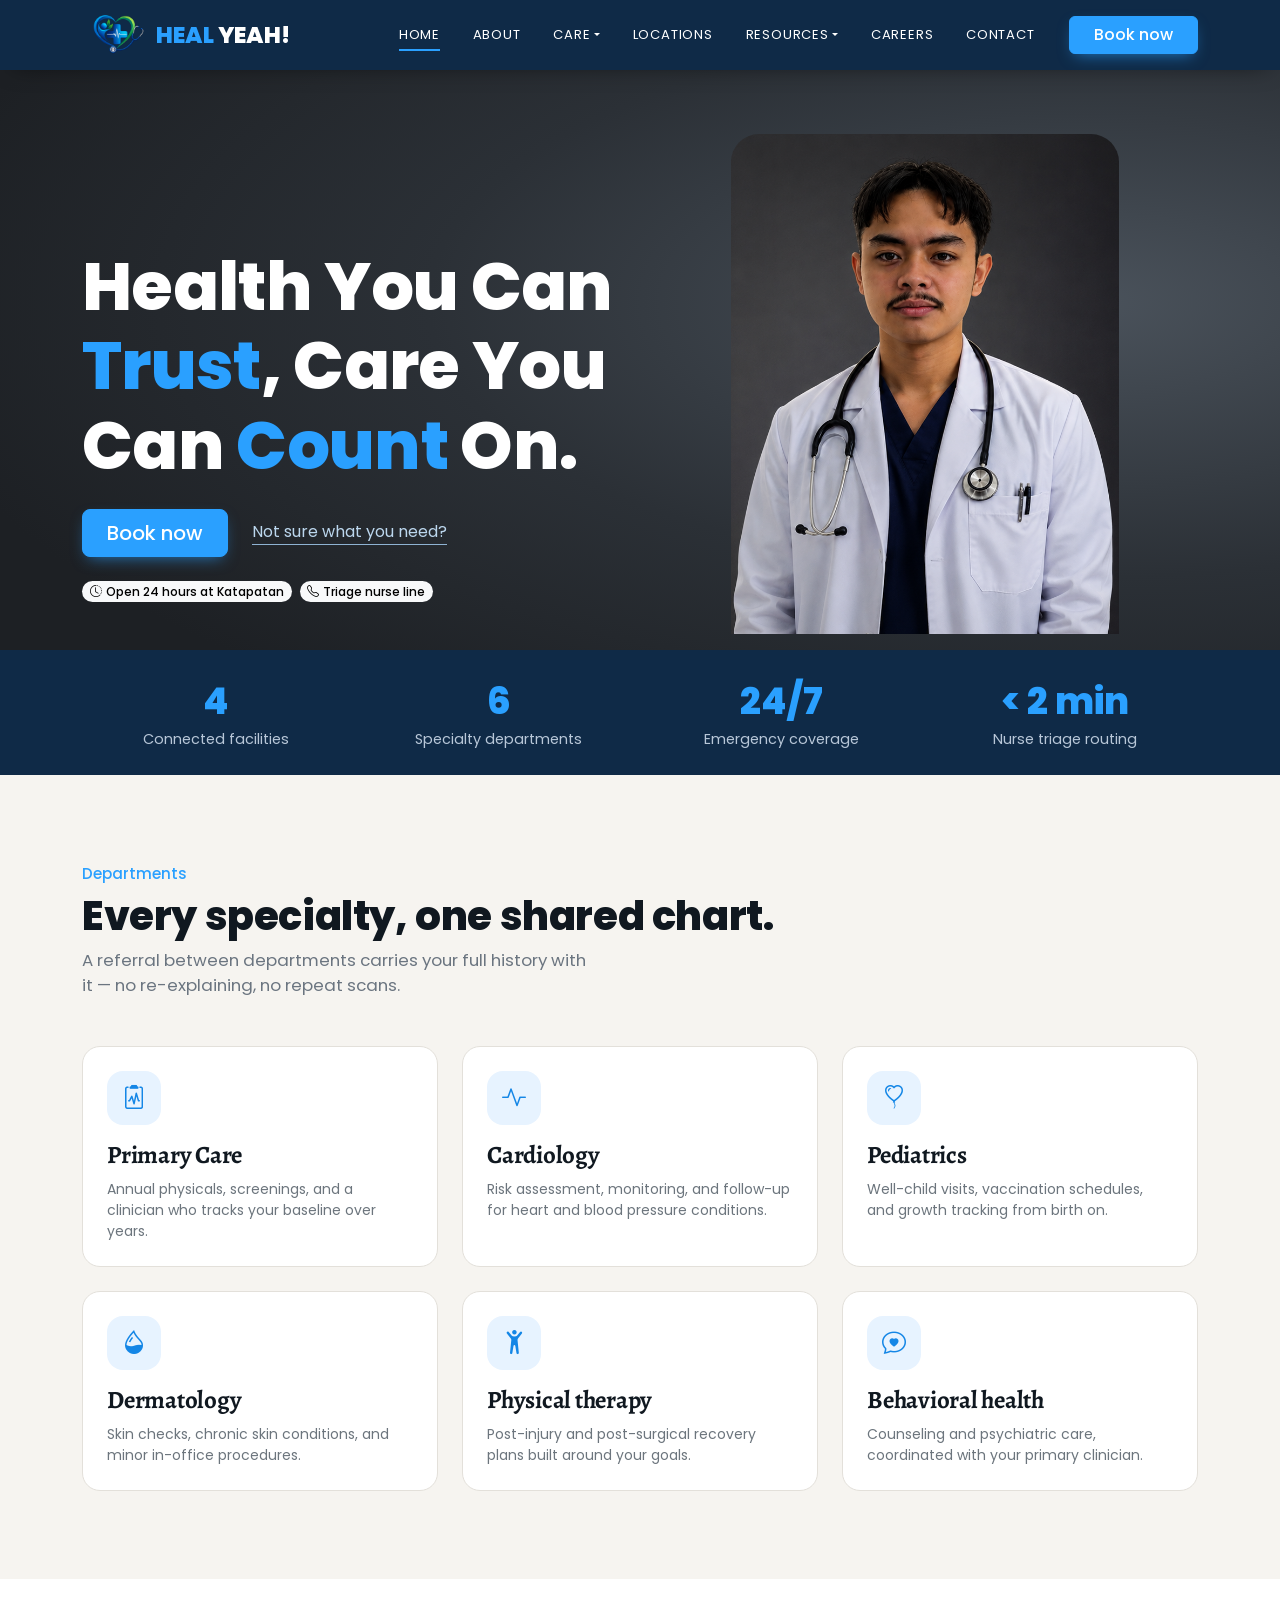
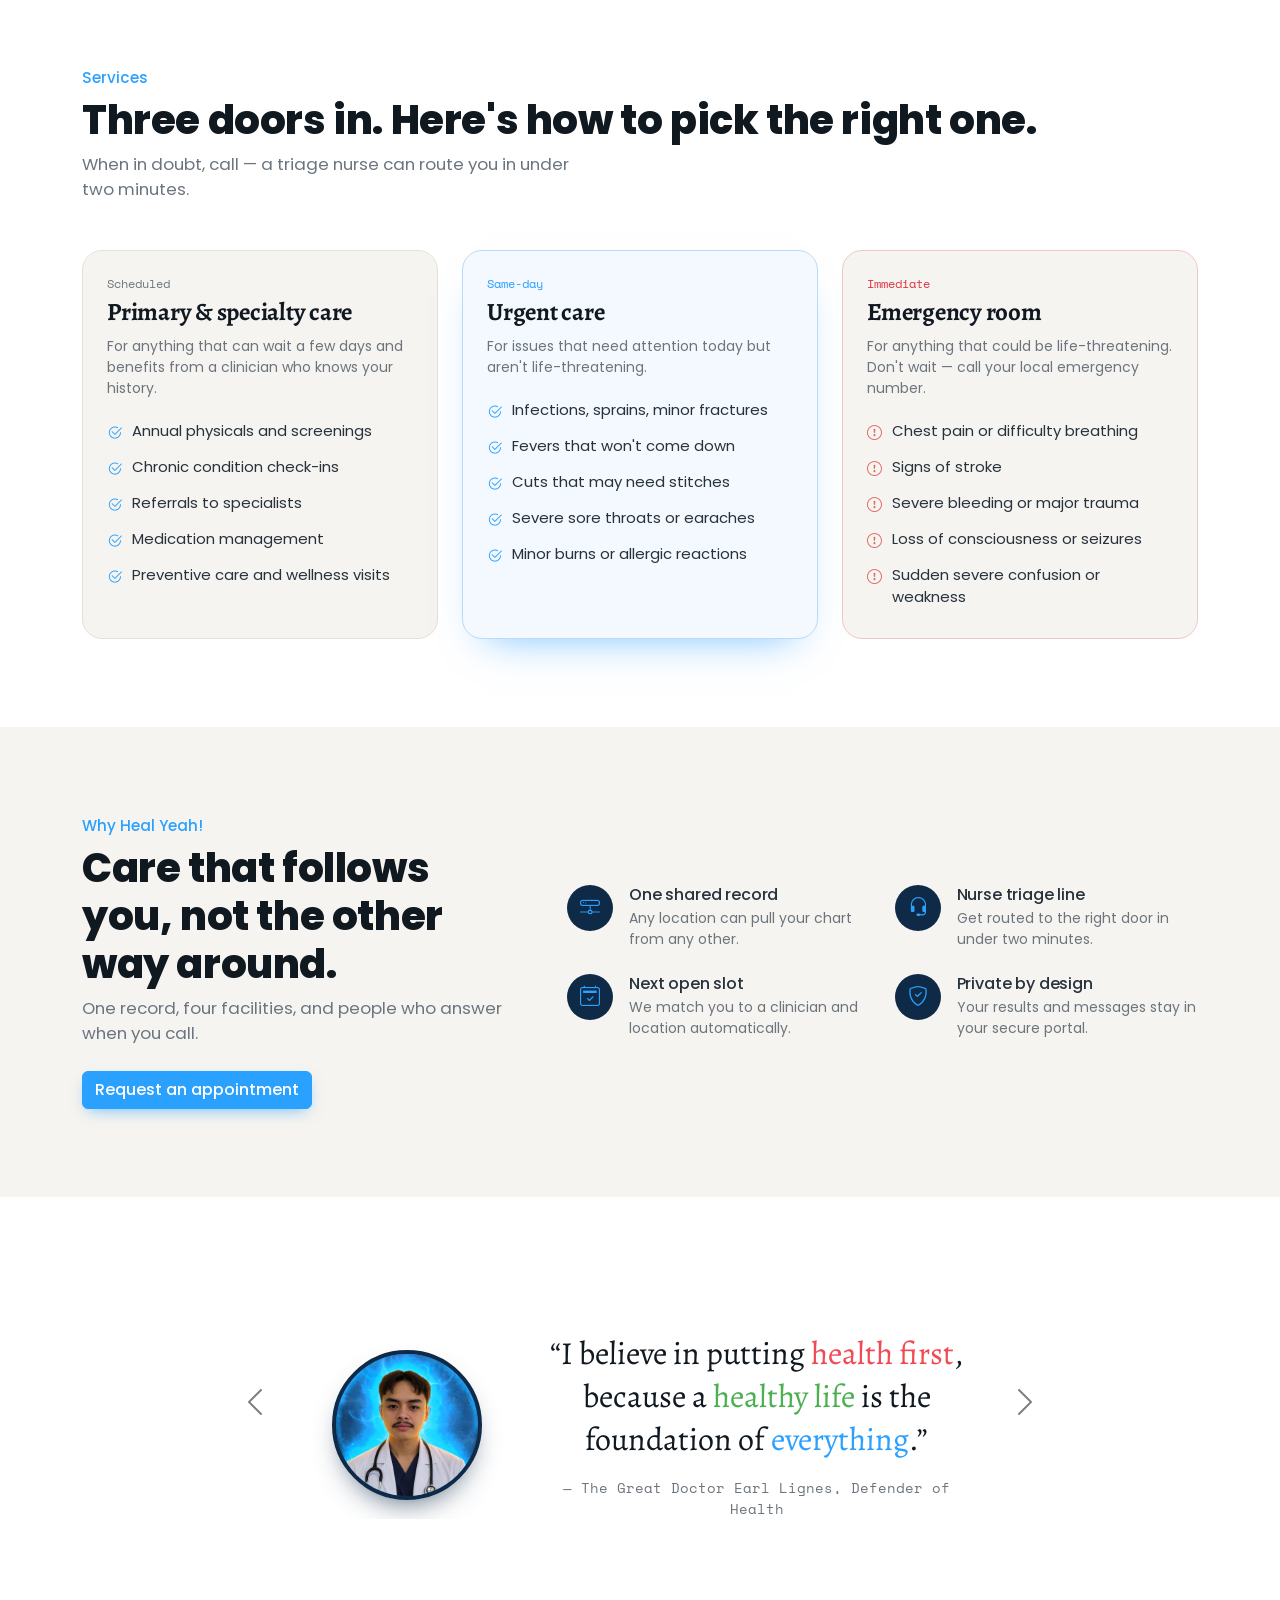
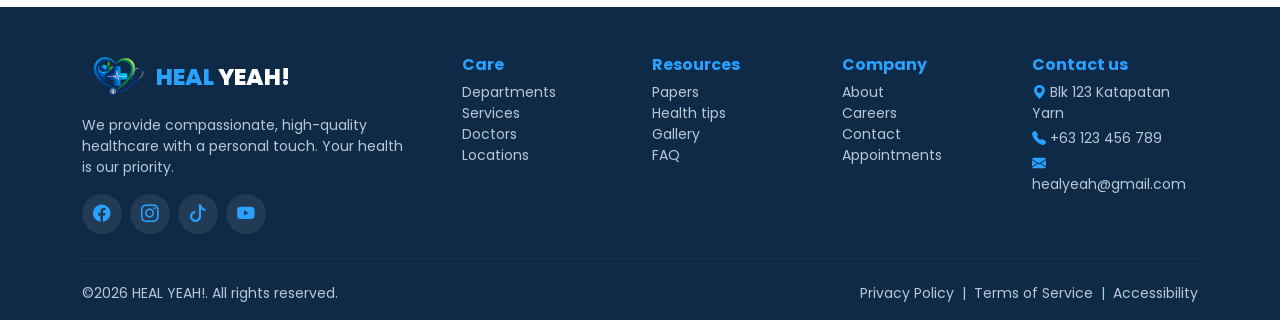
<file: index.html>
<!doctype html>
<html lang="en">
  <head>
    <meta charset="UTF-8" />
    <meta name="viewport" content="width=device-width, initial-scale=1" />
    <title>Health You Can Trust, Care You Can Count On | Heal Yeah!</title>
    <link
      href="https://cdn.jsdelivr.net/npm/bootstrap@5.3.3/dist/css/bootstrap.min.css"
      rel="stylesheet"
    />
    <link
      href="https://cdn.jsdelivr.net/npm/bootstrap-icons@1.11.3/font/bootstrap-icons.min.css"
      rel="stylesheet"
    />
    <link rel="preconnect" href="https://fonts.googleapis.com" />
    <link rel="preconnect" href="https://fonts.gstatic.com" crossorigin />
    <link
      href="https://fonts.googleapis.com/css2?family=Alegreya:wght@400;500;700&family=Poppins:wght@400;500;600;700;800&family=Space+Mono:wght@400;700&display=swap"
      rel="stylesheet"
    />
    <link href="style.css" rel="stylesheet" />
  </head>
  <body>
    <nav
      class="navbar navbar-expand-lg sticky-top py-2"
      id="mainNav"
      data-bs-theme="dark"
    >
      <div class="container">
        <a
          class="navbar-brand d-flex align-items-center gap-2"
          href="index.html"
        >
          <img src="other pictures/logo.png" alt="Heal Yeah!" height="44" />
          <span class="brand-word">HEAL <span>YEAH!</span></span>
        </a>
        <button
          class="navbar-toggler"
          type="button"
          data-bs-toggle="collapse"
          data-bs-target="#navMenu"
          aria-controls="navMenu"
          aria-expanded="false"
          aria-label="Toggle navigation"
        >
          <span class="navbar-toggler-icon"></span>
        </button>
        <div class="collapse navbar-collapse" id="navMenu">
          <ul class="navbar-nav ms-auto align-items-lg-center gap-lg-1">
            <li class="nav-item">
              <a class="nav-link active" href="index.html">Home</a>
            </li>
            <li class="nav-item">
              <a class="nav-link" href="about.html">About</a>
            </li>
            <li class="nav-item dropdown">
              <a
                class="nav-link dropdown-toggle"
                href="#"
                role="button"
                data-bs-toggle="dropdown"
                aria-expanded="false"
                >Care</a
              >
              <ul class="dropdown-menu">
                <li>
                  <a class="dropdown-item" href="departments.html"
                    >Departments</a
                  >
                </li>
                <li>
                  <a class="dropdown-item" href="services.html">Services</a>
                </li>
                <li>
                  <a class="dropdown-item" href="doctors.html">Doctors</a>
                </li>
              </ul>
            </li>
            <li class="nav-item">
              <a class="nav-link" href="locations.html">Locations</a>
            </li>
            <li class="nav-item dropdown">
              <a
                class="nav-link dropdown-toggle"
                href="#"
                role="button"
                data-bs-toggle="dropdown"
                aria-expanded="false"
                >Resources</a
              >
              <ul class="dropdown-menu">
                <li><a class="dropdown-item" href="papers.html">Papers</a></li>
                <li>
                  <a class="dropdown-item" href="health-tips.html"
                    >Health tips</a
                  >
                </li>
                <li>
                  <a class="dropdown-item" href="gallery.html">Gallery</a>
                </li>
                <li><a class="dropdown-item" href="faq.html">FAQ</a></li>
              </ul>
            </li>
            <li class="nav-item">
              <a class="nav-link" href="careers.html">Careers</a>
            </li>
            <li class="nav-item">
              <a class="nav-link" href="contact.html">Contact</a>
            </li>
            <li class="nav-item ms-lg-3 mt-2 mt-lg-0">
              <button
                class="btn btn-primary px-4"
                data-bs-toggle="modal"
                data-bs-target="#bookModal"
              >
                Book now
              </button>
            </li>
          </ul>
        </div>
      </div>
    </nav>
    <main>
      <section id="home" class="hero pt-5">
        <div class="container">
          <div class="row align-items-end g-4">
            <div class="col-lg-6 pb-5 order-2 order-lg-1">
              <h1>
                Health You Can <em>Trust</em>, Care You Can <em>Count</em> On.
              </h1>
              <div class="d-flex flex-wrap align-items-center gap-4 mt-4">
                <button
                  class="btn btn-primary btn-lg px-4"
                  data-bs-toggle="modal"
                  data-bs-target="#bookModal"
                >
                  Book now
                </button>
                <a href="services.html" class="hero-note"
                  >Not sure what you need?</a
                >
              </div>
              <div class="d-flex flex-wrap gap-2 mt-4">
                <span class="badge rounded-pill text-bg-light fw-medium"
                  ><i class="bi bi-clock-history me-1"></i>Open 24 hours at
                  Katapatan</span
                >
                <span class="badge rounded-pill text-bg-light fw-medium"
                  ><i class="bi bi-telephone me-1"></i>Triage nurse line</span
                >
              </div>
            </div>
            <div class="col-lg-6 order-1 order-lg-2">
              <div class="portrait">
                <div>
                  <img src="other pictures/hero.png" alt="Dr. Earl Lignes" />
                </div>
              </div>
            </div>
          </div>
        </div>
      </section>

      <section class="stats py-4">
        <div class="container">
          <div class="row text-center g-3">
            <div class="col-6 col-md-3">
              <div class="num">4</div>
              <div class="lbl">Connected facilities</div>
            </div>
            <div class="col-6 col-md-3">
              <div class="num">6</div>
              <div class="lbl">Specialty departments</div>
            </div>
            <div class="col-6 col-md-3">
              <div class="num">24/7</div>
              <div class="lbl">Emergency coverage</div>
            </div>
            <div class="col-6 col-md-3">
              <div class="num">&lt; 2 min</div>
              <div class="lbl">Nurse triage routing</div>
            </div>
          </div>
        </div>
      </section>

      <section id="departments" class="section bg-cream">
        <div class="container">
          <p class="kicker">Departments</p>
          <h2 class="section-title">Every specialty, one shared chart.</h2>
          <p class="lede mb-5">
            A referral between departments carries your full history with it —
            no re-explaining, no repeat scans.
          </p>
          <div class="row g-4">
            <div class="col-md-6 col-lg-4">
              <div class="card dept-card p-4">
                <div class="dept-icon mb-3">
                  <i class="bi bi-clipboard2-pulse"></i>
                </div>
                <h3>Primary Care</h3>
                <p class="mb-0 small text-secondary">
                  Annual physicals, screenings, and a clinician who tracks your
                  baseline over years.
                </p>
              </div>
            </div>
            <div class="col-md-6 col-lg-4">
              <div class="card dept-card p-4">
                <div class="dept-icon mb-3"><i class="bi bi-activity"></i></div>
                <h3>Cardiology</h3>
                <p class="mb-0 small text-secondary">
                  Risk assessment, monitoring, and follow-up for heart and blood
                  pressure conditions.
                </p>
              </div>
            </div>
            <div class="col-md-6 col-lg-4">
              <div class="card dept-card p-4">
                <div class="dept-icon mb-3">
                  <i class="bi bi-balloon-heart"></i>
                </div>
                <h3>Pediatrics</h3>
                <p class="mb-0 small text-secondary">
                  Well-child visits, vaccination schedules, and growth tracking
                  from birth on.
                </p>
              </div>
            </div>
            <div class="col-md-6 col-lg-4">
              <div class="card dept-card p-4">
                <div class="dept-icon mb-3">
                  <i class="bi bi-droplet-half"></i>
                </div>
                <h3>Dermatology</h3>
                <p class="mb-0 small text-secondary">
                  Skin checks, chronic skin conditions, and minor in-office
                  procedures.
                </p>
              </div>
            </div>
            <div class="col-md-6 col-lg-4">
              <div class="card dept-card p-4">
                <div class="dept-icon mb-3">
                  <i class="bi bi-person-arms-up"></i>
                </div>
                <h3>Physical therapy</h3>
                <p class="mb-0 small text-secondary">
                  Post-injury and post-surgical recovery plans built around your
                  goals.
                </p>
              </div>
            </div>
            <div class="col-md-6 col-lg-4">
              <div class="card dept-card p-4">
                <div class="dept-icon mb-3">
                  <i class="bi bi-chat-heart"></i>
                </div>
                <h3>Behavioral health</h3>
                <p class="mb-0 small text-secondary">
                  Counseling and psychiatric care, coordinated with your primary
                  clinician.
                </p>
              </div>
            </div>
          </div>
        </div>
      </section>

      <section id="services" class="section">
        <div class="container">
          <p class="kicker">Services</p>
          <h2 class="section-title">
            Three doors in. Here's how to pick the right one.
          </h2>
          <p class="lede mb-5">
            When in doubt, call — a triage nurse can route you in under two
            minutes.
          </p>
          <div class="row g-4">
            <div class="col-lg-4">
              <div class="card svc-card p-4">
                <span class="svc-tag text-secondary">Scheduled</span>
                <h3 class="mt-1 mb-2">Primary &amp; specialty care</h3>
                <p class="small text-secondary">
                  For anything that can wait a few days and benefits from a
                  clinician who knows your history.
                </p>
                <ul class="list-unstyled mb-0">
                  <li>
                    <i class="bi bi-check2-circle"></i>Annual physicals and
                    screenings
                  </li>
                  <li>
                    <i class="bi bi-check2-circle"></i>Chronic condition
                    check-ins
                  </li>
                  <li>
                    <i class="bi bi-check2-circle"></i>Referrals to specialists
                  </li>
                  <li>
                    <i class="bi bi-check2-circle"></i>Medication management
                  </li>
                  <li>
                    <i class="bi bi-check2-circle"></i>Preventive care and
                    wellness visits
                  </li>
                </ul>
              </div>
            </div>
            <div class="col-lg-4">
              <div class="card svc-card same-day p-4">
                <span class="svc-tag text-primary">Same-day</span>
                <h3 class="mt-1 mb-2">Urgent care</h3>
                <p class="small text-secondary">
                  For issues that need attention today but aren't
                  life-threatening.
                </p>
                <ul class="list-unstyled mb-0">
                  <li>
                    <i class="bi bi-check2-circle"></i>Infections, sprains,
                    minor fractures
                  </li>
                  <li>
                    <i class="bi bi-check2-circle"></i>Fevers that won't come
                    down
                  </li>
                  <li>
                    <i class="bi bi-check2-circle"></i>Cuts that may need
                    stitches
                  </li>
                  <li>
                    <i class="bi bi-check2-circle"></i>Severe sore throats or
                    earaches
                  </li>
                  <li>
                    <i class="bi bi-check2-circle"></i>Minor burns or allergic
                    reactions
                  </li>
                </ul>
              </div>
            </div>
            <div class="col-lg-4">
              <div class="card svc-card immediate p-4">
                <span class="svc-tag text-danger">Immediate</span>
                <h3 class="mt-1 mb-2">Emergency room</h3>
                <p class="small text-secondary">
                  For anything that could be life-threatening. Don't wait — call
                  your local emergency number.
                </p>
                <ul class="list-unstyled mb-0">
                  <li>
                    <i class="bi bi-exclamation-circle"></i>Chest pain or
                    difficulty breathing
                  </li>
                  <li>
                    <i class="bi bi-exclamation-circle"></i>Signs of stroke
                  </li>
                  <li>
                    <i class="bi bi-exclamation-circle"></i>Severe bleeding or
                    major trauma
                  </li>
                  <li>
                    <i class="bi bi-exclamation-circle"></i>Loss of
                    consciousness or seizures
                  </li>
                  <li>
                    <i class="bi bi-exclamation-circle"></i>Sudden severe
                    confusion or weakness
                  </li>
                </ul>
              </div>
            </div>
          </div>
        </div>
      </section>

      <section id="why" class="section bg-cream">
        <div class="container">
          <div class="row g-5 align-items-center">
            <div class="col-lg-5">
              <p class="kicker">Why Heal Yeah!</p>
              <h2 class="section-title">
                Care that follows you, not the other way around.
              </h2>
              <p class="lede">
                One record, four facilities, and people who answer when you
                call.
              </p>
              <button
                class="btn btn-primary mt-2"
                data-bs-toggle="modal"
                data-bs-target="#bookModal"
              >
                Request an appointment
              </button>
            </div>
            <div class="col-lg-7">
              <div class="row g-4">
                <div class="col-sm-6 d-flex gap-3">
                  <div class="why-ico"><i class="bi bi-hdd-network"></i></div>
                  <div>
                    <h5 class="h6 mb-1">One shared record</h5>
                    <p class="small text-secondary mb-0">
                      Any location can pull your chart from any other.
                    </p>
                  </div>
                </div>
                <div class="col-sm-6 d-flex gap-3">
                  <div class="why-ico"><i class="bi bi-headset"></i></div>
                  <div>
                    <h5 class="h6 mb-1">Nurse triage line</h5>
                    <p class="small text-secondary mb-0">
                      Get routed to the right door in under two minutes.
                    </p>
                  </div>
                </div>
                <div class="col-sm-6 d-flex gap-3">
                  <div class="why-ico">
                    <i class="bi bi-calendar2-check"></i>
                  </div>
                  <div>
                    <h5 class="h6 mb-1">Next open slot</h5>
                    <p class="small text-secondary mb-0">
                      We match you to a clinician and location automatically.
                    </p>
                  </div>
                </div>
                <div class="col-sm-6 d-flex gap-3">
                  <div class="why-ico"><i class="bi bi-shield-check"></i></div>
                  <div>
                    <h5 class="h6 mb-1">Private by design</h5>
                    <p class="small text-secondary mb-0">
                      Your results and messages stay in your secure portal.
                    </p>
                  </div>
                </div>
              </div>
            </div>
          </div>
        </div>
      </section>

      <section id="stories" class="section">
        <div class="container">
          <div
            id="quoteCarousel"
            class="carousel slide quote-wrap"
            data-bs-ride="carousel"
            data-bs-interval="7000"
          >
            <div class="carousel-indicators position-static mb-4 mt-0">
              <button
                type="button"
                data-bs-target="#quoteCarousel"
                data-bs-slide-to="0"
                class="active"
                aria-current="true"
                aria-label="Quote 1"
              ></button>
              <button
                type="button"
                data-bs-target="#quoteCarousel"
                data-bs-slide-to="1"
                aria-label="Quote 2"
              ></button>
              <button
                type="button"
                data-bs-target="#quoteCarousel"
                data-bs-slide-to="2"
                aria-label="Quote 3"
              ></button>
            </div>
            <div class="carousel-inner px-md-5">
              <div class="carousel-item active">
                <div class="row align-items-center g-4 px-md-4">
                  <div class="col-md-4 text-center">
                    <div class="avatar mx-auto">
                      <img
                        src="other pictures/blueAura.png"
                        alt="Dr. Earl Lignes"
                      />
                    </div>
                  </div>
                  <div class="col-md-8 text-center">
                    <p class="quote-text">
                      “I believe in putting
                      <span style="color: #f04b55">health first</span>, because
                      a <span style="color: #4caf50">healthy life</span> is the
                      foundation of
                      <span style="color: #2aa0ff">everything</span>.”
                    </p>
                    <p class="mono small text-secondary mb-0">
                      — The Great Doctor Earl Lignes, Defender of Health
                    </p>
                  </div>
                </div>
              </div>
              <div class="carousel-item">
                <div class="px-md-5 text-center">
                  <div class="text-warning mb-2">
                    <i class="bi bi-star-fill"></i
                    ><i class="bi bi-star-fill"></i
                    ><i class="bi bi-star-fill"></i
                    ><i class="bi bi-star-fill"></i
                    ><i class="bi bi-star-fill"></i>
                  </div>
                  <p class="quote-text">
                    “I went from urgent care to a specialist in one day, and
                    nobody asked me to repeat my history.”
                  </p>
                  <p class="mono small text-secondary mb-0">
                    — Patient at Center ni Lignes
                  </p>
                </div>
              </div>
              <div class="carousel-item">
                <div class="px-md-5 text-center">
                  <div class="text-warning mb-2">
                    <i class="bi bi-star-fill"></i
                    ><i class="bi bi-star-fill"></i
                    ><i class="bi bi-star-fill"></i
                    ><i class="bi bi-star-fill"></i
                    ><i class="bi bi-star-fill"></i>
                  </div>
                  <p class="quote-text">
                    “The refill came through the portal before I even finished
                    my last box.”
                  </p>
                  <p class="mono small text-secondary mb-0">
                    — Parent of a Regidor Clinic patient
                  </p>
                </div>
              </div>
            </div>
            <button
              class="carousel-control-prev"
              type="button"
              data-bs-target="#quoteCarousel"
              data-bs-slide="prev"
              style="width: 6%"
            >
              <span class="carousel-control-prev-icon" aria-hidden="true"></span
              ><span class="visually-hidden">Previous</span>
            </button>
            <button
              class="carousel-control-next"
              type="button"
              data-bs-target="#quoteCarousel"
              data-bs-slide="next"
              style="width: 6%"
            >
              <span class="carousel-control-next-icon" aria-hidden="true"></span
              ><span class="visually-hidden">Next</span>
            </button>
          </div>
        </div>
      </section>
    </main>
    <footer class="pt-5 pb-3">
      <div class="container">
        <div class="row g-4">
          <div class="col-lg-4">
            <a
              class="d-flex align-items-center gap-2 mb-3 text-decoration-none"
              href="index.html"
            >
              <img src="other pictures/logo.png" alt="Heal Yeah!" height="44" />
              <span class="brand-word">HEAL <span>YEAH!</span></span></a
            >
            <p class="small mb-3" style="max-width: 36ch">
              We provide compassionate, high-quality healthcare with a personal
              touch. Your health is our priority.
            </p>
            <div class="social d-flex gap-2">
              <a href="#" aria-label="Facebook"
                ><i class="bi bi-facebook"></i></a
              ><a href="#" aria-label="Instagram"
                ><i class="bi bi-instagram"></i></a
              ><a href="#" aria-label="TikTok"><i class="bi bi-tiktok"></i></a
              ><a href="#" aria-label="YouTube"
                ><i class="bi bi-youtube"></i
              ></a>
            </div>
          </div>
          <div class="col-6 col-lg-2">
            <h6>Care</h6>
            <ul class="list-unstyled small">
              <li><a href="departments.html">Departments</a></li>
              <li><a href="services.html">Services</a></li>
              <li><a href="doctors.html">Doctors</a></li>
              <li><a href="locations.html">Locations</a></li>
            </ul>
          </div>
          <div class="col-6 col-lg-2">
            <h6>Resources</h6>
            <ul class="list-unstyled small">
              <li><a href="papers.html">Papers</a></li>
              <li><a href="health-tips.html">Health tips</a></li>
              <li><a href="gallery.html">Gallery</a></li>
              <li><a href="faq.html">FAQ</a></li>
            </ul>
          </div>
          <div class="col-6 col-lg-2">
            <h6>Company</h6>
            <ul class="list-unstyled small">
              <li><a href="about.html">About</a></li>
              <li><a href="careers.html">Careers</a></li>
              <li><a href="contact.html">Contact</a></li>
              <li><a href="appointment.html">Appointments</a></li>
            </ul>
          </div>
          <div class="col-6 col-lg-2">
            <h6>Contact us</h6>
            <ul class="list-unstyled small">
              <li class="mb-1">
                <i class="bi bi-geo-alt-fill text-primary me-1"></i>Blk 123
                Katapatan Yarn
              </li>
              <li class="mb-1">
                <i class="bi bi-telephone-fill text-primary me-1"></i>+63 123
                456 789
              </li>
              <li>
                <i class="bi bi-envelope-fill text-primary me-1"></i
                >healyeah@gmail.com
              </li>
            </ul>
          </div>
        </div>
        <hr class="my-4" style="border-color: rgba(255, 255, 255, 0.2)" />
        <div
          class="d-flex flex-column flex-md-row justify-content-between small gap-2"
        >
          <span>©2026 HEAL YEAH!. All rights reserved.</span
          ><span
            ><a href="privacy.html">Privacy Policy</a> &nbsp;|&nbsp;
            <a href="privacy.html#terms">Terms of Service</a> &nbsp;|&nbsp;
            <a href="privacy.html#access">Accessibility</a></span
          >
        </div>
      </div>
    </footer>
    <button
      class="btn btn-primary rounded-circle to-top"
      id="toTop"
      aria-label="Back to top"
    >
      <i class="bi bi-arrow-up"></i>
    </button>
    <div
      class="modal fade"
      id="bookModal"
      tabindex="-1"
      aria-labelledby="bookTitle"
      aria-hidden="true"
    >
      <div class="modal-dialog modal-dialog-centered">
        <div class="modal-content rounded-4">
          <div class="modal-header border-0">
            <h2 class="modal-title h4" id="bookTitle">Book an appointment</h2>
            <button
              type="button"
              class="btn-close"
              data-bs-dismiss="modal"
              aria-label="Close"
            ></button>
          </div>
          <div class="modal-body pt-0">
            <p class="small text-secondary">
              Pick how you'd like to start. A triage nurse can route you in
              under two minutes.
            </p>
            <div class="d-grid gap-2">
              <a href="appointment.html" class="btn btn-primary"
                ><i class="bi bi-pencil-square me-2"></i>Fill out the request
                form</a
              >
              <a href="tel:+631234567890" class="btn btn-outline-primary">
                <i class="bi bi-telephone me-2"></i>Call the triage line
              </a>
            </div>
          </div>
        </div>
      </div>
    </div>
    <div
      class="modal fade"
      id="mapModal"
      tabindex="-1"
      aria-labelledby="mapTitle"
      aria-hidden="true"
    >
      <div class="modal-dialog modal-dialog-centered">
        <div class="modal-content rounded-4">
          <div class="modal-header border-0">
            <h2 class="modal-title h5" id="mapTitle">Location</h2>
            <button
              type="button"
              class="btn-close"
              data-bs-dismiss="modal"
              aria-label="Close"
            ></button>
          </div>
          <div class="modal-body pt-0">
            <div class="ratio ratio-16x9 rounded-3 bg-light border">
              <div
                class="d-flex align-items-center justify-content-center text-secondary text-center"
              >
                <span
                  ><i class="bi bi-map fs-1 d-block"></i>Embed a Google Maps
                  iframe here</span
                >
              </div>
            </div>
          </div>
        </div>
      </div>
    </div>
    <div
      class="modal fade"
      id="picModal"
      tabindex="-1"
      aria-labelledby="picTitle"
      aria-hidden="true"
    >
      <div class="modal-dialog modal-dialog-centered modal-lg">
        <div class="modal-content rounded-4">
          <div class="modal-header border-0">
            <h2 class="modal-title h5" id="picTitle">Photo</h2>
            <button
              type="button"
              class="btn-close"
              data-bs-dismiss="modal"
              aria-label="Close"
            ></button>
          </div>
          <div class="modal-body pt-0">
            <div
              class="ratio ratio-16x9 rounded-3 g1 d-flex align-items-center justify-content-center text-white fs-1"
            >
              <i class="bi bi-image"></i>
            </div>
            <p class="small text-secondary mt-2 mb-0" id="picCap"></p>
          </div>
        </div>
      </div>
    </div>
    <div
      class="toast-container position-fixed bottom-0 start-50 translate-middle-x p-3"
    >
      <div
        id="okToast"
        class="toast text-bg-success border-0"
        role="status"
        aria-live="polite"
        aria-atomic="true"
      >
        <div class="d-flex">
          <div class="toast-body" id="toastMsg">Request sent.</div>
          <button
            type="button"
            class="btn-close btn-close-white me-2 m-auto"
            data-bs-dismiss="toast"
            aria-label="Close"
          ></button>
        </div>
      </div>
    </div>
    <script src="https://cdn.jsdelivr.net/npm/bootstrap@5.3.3/dist/js/bootstrap.bundle.min.js"></script>
    <script src="main.js"></script>
  </body>
</html>
</file>
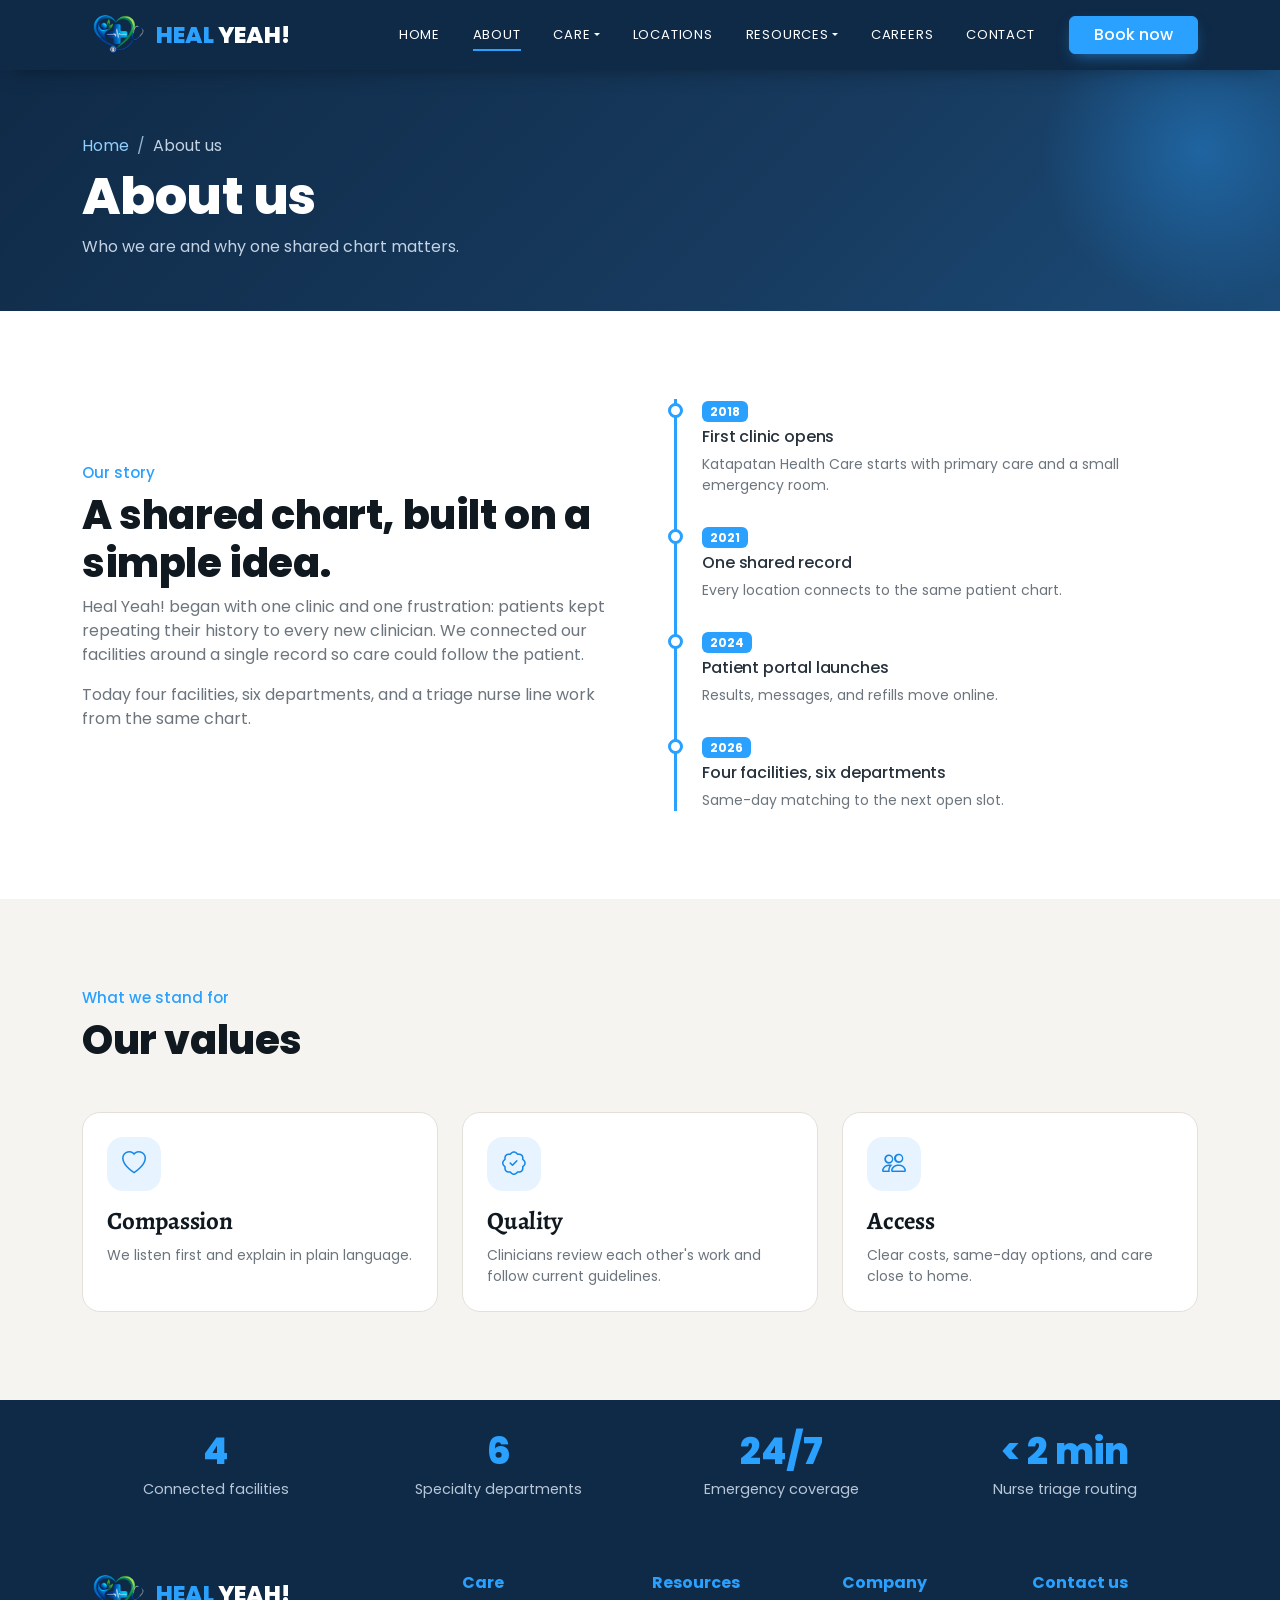
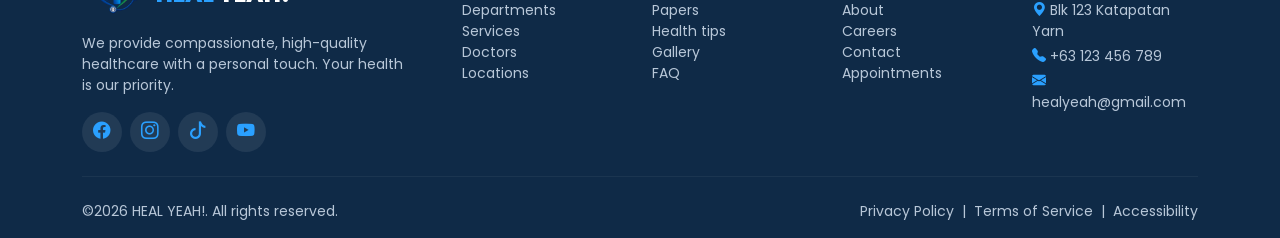
<file: about.html>
<!doctype html>
<html lang="en">
  <head>
    <meta charset="UTF-8" />
    <meta name="viewport" content="width=device-width, initial-scale=1" />
    <title>About us | Heal Yeah!</title>
    <link
      href="https://cdn.jsdelivr.net/npm/bootstrap@5.3.3/dist/css/bootstrap.min.css"
      rel="stylesheet"
    />
    <link
      href="https://cdn.jsdelivr.net/npm/bootstrap-icons@1.11.3/font/bootstrap-icons.min.css"
      rel="stylesheet"
    />
    <link rel="preconnect" href="https://fonts.googleapis.com" />
    <link rel="preconnect" href="https://fonts.gstatic.com" crossorigin />
    <link
      href="https://fonts.googleapis.com/css2?family=Alegreya:wght@400;500;700&family=Poppins:wght@400;500;600;700;800&family=Space+Mono:wght@400;700&display=swap"
      rel="stylesheet"
    />
    <link href="style.css" rel="stylesheet" />
  </head>
  <body>
    <nav
      class="navbar navbar-expand-lg sticky-top py-2"
      id="mainNav"
      data-bs-theme="dark"
    >
      <div class="container">
        <a
          class="navbar-brand d-flex align-items-center gap-2"
          href="index.html"
        >
          <img src="other pictures/logo.png" alt="Heal Yeah!" height="44" />
          <span class="brand-word">HEAL <span>YEAH!</span></span>
        </a>
        <button
          class="navbar-toggler"
          type="button"
          data-bs-toggle="collapse"
          data-bs-target="#navMenu"
          aria-controls="navMenu"
          aria-expanded="false"
          aria-label="Toggle navigation"
        >
          <span class="navbar-toggler-icon"></span>
        </button>
        <div class="collapse navbar-collapse" id="navMenu">
          <ul class="navbar-nav ms-auto align-items-lg-center gap-lg-1">
            <li class="nav-item">
              <a class="nav-link" href="index.html">Home</a>
            </li>
            <li class="nav-item">
              <a class="nav-link active" href="about.html">About</a>
            </li>
            <li class="nav-item dropdown">
              <a
                class="nav-link dropdown-toggle"
                href="#"
                role="button"
                data-bs-toggle="dropdown"
                aria-expanded="false"
                >Care</a
              >
              <ul class="dropdown-menu">
                <li>
                  <a class="dropdown-item" href="departments.html"
                    >Departments</a
                  >
                </li>
                <li>
                  <a class="dropdown-item" href="services.html">Services</a>
                </li>
                <li>
                  <a class="dropdown-item" href="doctors.html">Doctors</a>
                </li>
              </ul>
            </li>
            <li class="nav-item">
              <a class="nav-link" href="locations.html">Locations</a>
            </li>
            <li class="nav-item dropdown">
              <a
                class="nav-link dropdown-toggle"
                href="#"
                role="button"
                data-bs-toggle="dropdown"
                aria-expanded="false"
                >Resources</a
              >
              <ul class="dropdown-menu">
                <li><a class="dropdown-item" href="papers.html">Papers</a></li>
                <li>
                  <a class="dropdown-item" href="health-tips.html"
                    >Health tips</a
                  >
                </li>
                <li>
                  <a class="dropdown-item" href="gallery.html">Gallery</a>
                </li>
                <li><a class="dropdown-item" href="faq.html">FAQ</a></li>
              </ul>
            </li>
            <li class="nav-item">
              <a class="nav-link" href="careers.html">Careers</a>
            </li>
            <li class="nav-item">
              <a class="nav-link" href="contact.html">Contact</a>
            </li>
            <li class="nav-item ms-lg-3 mt-2 mt-lg-0">
              <button
                class="btn btn-primary px-4"
                data-bs-toggle="modal"
                data-bs-target="#bookModal"
              >
                Book now
              </button>
            </li>
          </ul>
        </div>
      </div>
    </nav>
    <main>
      <header class="page-hero">
        <div class="container position-relative" style="z-index: 1">
          <nav aria-label="breadcrumb">
            <ol class="breadcrumb mb-2">
              <li class="breadcrumb-item"><a href="index.html">Home</a></li>
              <li class="breadcrumb-item active" aria-current="page">
                About us
              </li>
            </ol>
          </nav>
          <h1>About us</h1>
          <p class="mb-0">Who we are and why one shared chart matters.</p>
        </div>
      </header>
      <section class="section">
        <div class="container">
          <div class="row g-5 align-items-center">
            <div class="col-lg-6">
              <p class="kicker">Our story</p>
              <h2 class="section-title">
                A shared chart, built on a simple idea.
              </h2>
              <p class="text-secondary">
                Heal Yeah! began with one clinic and one frustration: patients
                kept repeating their history to every new clinician. We
                connected our facilities around a single record so care could
                follow the patient.
              </p>
              <p class="text-secondary">
                Today four facilities, six departments, and a triage nurse line
                work from the same chart.
              </p>
            </div>
            <div class="col-lg-6">
              <div class="timeline">
                <div class="t-item">
                  <span class="badge text-bg-primary">2018</span>
                  <h5 class="h6 mt-1">First clinic opens</h5>
                  <p class="small text-secondary mb-0">
                    Katapatan Health Care starts with primary care and a small
                    emergency room.
                  </p>
                </div>
                <div class="t-item">
                  <span class="badge text-bg-primary">2021</span>
                  <h5 class="h6 mt-1">One shared record</h5>
                  <p class="small text-secondary mb-0">
                    Every location connects to the same patient chart.
                  </p>
                </div>
                <div class="t-item">
                  <span class="badge text-bg-primary">2024</span>
                  <h5 class="h6 mt-1">Patient portal launches</h5>
                  <p class="small text-secondary mb-0">
                    Results, messages, and refills move online.
                  </p>
                </div>
                <div class="t-item pb-0">
                  <span class="badge text-bg-primary">2026</span>
                  <h5 class="h6 mt-1">Four facilities, six departments</h5>
                  <p class="small text-secondary mb-0">
                    Same-day matching to the next open slot.
                  </p>
                </div>
              </div>
            </div>
          </div>
        </div>
      </section>
      <section class="section bg-cream">
        <div class="container">
          <p class="kicker">What we stand for</p>
          <h2 class="section-title mb-5">Our values</h2>
          <div class="row g-4">
            <div class="col-md-4">
              <div class="card dept-card p-4">
                <div class="dept-icon mb-3"><i class="bi bi-heart"></i></div>
                <h3>Compassion</h3>
                <p class="small text-secondary mb-0">
                  We listen first and explain in plain language.
                </p>
              </div>
            </div>
            <div class="col-md-4">
              <div class="card dept-card p-4">
                <div class="dept-icon mb-3">
                  <i class="bi bi-patch-check"></i>
                </div>
                <h3>Quality</h3>
                <p class="small text-secondary mb-0">
                  Clinicians review each other's work and follow current
                  guidelines.
                </p>
              </div>
            </div>
            <div class="col-md-4">
              <div class="card dept-card p-4">
                <div class="dept-icon mb-3"><i class="bi bi-people"></i></div>
                <h3>Access</h3>
                <p class="small text-secondary mb-0">
                  Clear costs, same-day options, and care close to home.
                </p>
              </div>
            </div>
          </div>
        </div>
      </section>
      <section class="stats py-4">
        <div class="container">
          <div class="row text-center g-3">
            <div class="col-6 col-md-3">
              <div class="num">4</div>
              <div class="lbl">Connected facilities</div>
            </div>
            <div class="col-6 col-md-3">
              <div class="num">6</div>
              <div class="lbl">Specialty departments</div>
            </div>
            <div class="col-6 col-md-3">
              <div class="num">24/7</div>
              <div class="lbl">Emergency coverage</div>
            </div>
            <div class="col-6 col-md-3">
              <div class="num">&lt; 2 min</div>
              <div class="lbl">Nurse triage routing</div>
            </div>
          </div>
        </div>
      </section>
    </main>
    <footer class="pt-5 pb-3">
      <div class="container">
        <div class="row g-4">
          <div class="col-lg-4">
            <a
              class="d-flex align-items-center gap-2 mb-3 text-decoration-none"
              href="index.html"
            >
              <img src="other pictures/logo.png" alt="Heal Yeah!" height="44" />
              <span class="brand-word">HEAL <span>YEAH!</span></span></a
            >
            <p class="small mb-3" style="max-width: 36ch">
              We provide compassionate, high-quality healthcare with a personal
              touch. Your health is our priority.
            </p>
            <div class="social d-flex gap-2">
              <a href="#" aria-label="Facebook"
                ><i class="bi bi-facebook"></i></a
              ><a href="#" aria-label="Instagram"
                ><i class="bi bi-instagram"></i></a
              ><a href="#" aria-label="TikTok"><i class="bi bi-tiktok"></i></a
              ><a href="#" aria-label="YouTube"
                ><i class="bi bi-youtube"></i
              ></a>
            </div>
          </div>
          <div class="col-6 col-lg-2">
            <h6>Care</h6>
            <ul class="list-unstyled small">
              <li><a href="departments.html">Departments</a></li>
              <li><a href="services.html">Services</a></li>
              <li><a href="doctors.html">Doctors</a></li>
              <li><a href="locations.html">Locations</a></li>
            </ul>
          </div>
          <div class="col-6 col-lg-2">
            <h6>Resources</h6>
            <ul class="list-unstyled small">
              <li><a href="papers.html">Papers</a></li>
              <li><a href="health-tips.html">Health tips</a></li>
              <li><a href="gallery.html">Gallery</a></li>
              <li><a href="faq.html">FAQ</a></li>
            </ul>
          </div>
          <div class="col-6 col-lg-2">
            <h6>Company</h6>
            <ul class="list-unstyled small">
              <li><a href="about.html">About</a></li>
              <li><a href="careers.html">Careers</a></li>
              <li><a href="contact.html">Contact</a></li>
              <li><a href="appointment.html">Appointments</a></li>
            </ul>
          </div>
          <div class="col-6 col-lg-2">
            <h6>Contact us</h6>
            <ul class="list-unstyled small">
              <li class="mb-1">
                <i class="bi bi-geo-alt-fill text-primary me-1"></i>Blk 123
                Katapatan Yarn
              </li>
              <li class="mb-1">
                <i class="bi bi-telephone-fill text-primary me-1"></i>+63 123
                456 789
              </li>
              <li>
                <i class="bi bi-envelope-fill text-primary me-1"></i
                >healyeah@gmail.com
              </li>
            </ul>
          </div>
        </div>
        <hr class="my-4" style="border-color: rgba(255, 255, 255, 0.2)" />
        <div
          class="d-flex flex-column flex-md-row justify-content-between small gap-2"
        >
          <span>©2026 HEAL YEAH!. All rights reserved.</span
          ><span
            ><a href="privacy.html">Privacy Policy</a> &nbsp;|&nbsp;
            <a href="privacy.html#terms">Terms of Service</a> &nbsp;|&nbsp;
            <a href="privacy.html#access">Accessibility</a></span
          >
        </div>
      </div>
    </footer>
    <button
      class="btn btn-primary rounded-circle to-top"
      id="toTop"
      aria-label="Back to top"
    >
      <i class="bi bi-arrow-up"></i>
    </button>
    <div
      class="modal fade"
      id="bookModal"
      tabindex="-1"
      aria-labelledby="bookTitle"
      aria-hidden="true"
    >
      <div class="modal-dialog modal-dialog-centered">
        <div class="modal-content rounded-4">
          <div class="modal-header border-0">
            <h2 class="modal-title h4" id="bookTitle">Book an appointment</h2>
            <button
              type="button"
              class="btn-close"
              data-bs-dismiss="modal"
              aria-label="Close"
            ></button>
          </div>
          <div class="modal-body pt-0">
            <p class="small text-secondary">
              Pick how you'd like to start. A triage nurse can route you in
              under two minutes.
            </p>
            <div class="d-grid gap-2">
              <a href="appointment.html" class="btn btn-primary"
                ><i class="bi bi-pencil-square me-2"></i>Fill out the request
                form</a
              >
              <a href="tel:+631234567890" class="btn btn-outline-primary">
                <i class="bi bi-telephone me-2"></i>Call the triage line
              </a>
            </div>
          </div>
        </div>
      </div>
    </div>
    <div
      class="modal fade"
      id="mapModal"
      tabindex="-1"
      aria-labelledby="mapTitle"
      aria-hidden="true"
    >
      <div class="modal-dialog modal-dialog-centered">
        <div class="modal-content rounded-4">
          <div class="modal-header border-0">
            <h2 class="modal-title h5" id="mapTitle">Location</h2>
            <button
              type="button"
              class="btn-close"
              data-bs-dismiss="modal"
              aria-label="Close"
            ></button>
          </div>
          <div class="modal-body pt-0">
            <div class="ratio ratio-16x9 rounded-3 bg-light border">
              <div
                class="d-flex align-items-center justify-content-center text-secondary text-center"
              >
                <span
                  ><i class="bi bi-map fs-1 d-block"></i>Embed a Google Maps
                  iframe here</span
                >
              </div>
            </div>
          </div>
        </div>
      </div>
    </div>
    <div
      class="modal fade"
      id="picModal"
      tabindex="-1"
      aria-labelledby="picTitle"
      aria-hidden="true"
    >
      <div class="modal-dialog modal-dialog-centered modal-lg">
        <div class="modal-content rounded-4">
          <div class="modal-header border-0">
            <h2 class="modal-title h5" id="picTitle">Photo</h2>
            <button
              type="button"
              class="btn-close"
              data-bs-dismiss="modal"
              aria-label="Close"
            ></button>
          </div>
          <div class="modal-body pt-0">
            <div
              class="ratio ratio-16x9 rounded-3 g1 d-flex align-items-center justify-content-center text-white fs-1"
            >
              <i class="bi bi-image"></i>
            </div>
            <p class="small text-secondary mt-2 mb-0" id="picCap"></p>
          </div>
        </div>
      </div>
    </div>
    <div
      class="toast-container position-fixed bottom-0 start-50 translate-middle-x p-3"
    >
      <div
        id="okToast"
        class="toast text-bg-success border-0"
        role="status"
        aria-live="polite"
        aria-atomic="true"
      >
        <div class="d-flex">
          <div class="toast-body" id="toastMsg">Request sent.</div>
          <button
            type="button"
            class="btn-close btn-close-white me-2 m-auto"
            data-bs-dismiss="toast"
            aria-label="Close"
          ></button>
        </div>
      </div>
    </div>
    <script src="https://cdn.jsdelivr.net/npm/bootstrap@5.3.3/dist/js/bootstrap.bundle.min.js"></script>
    <script src="main.js"></script>
  </body>
</html>
</file>
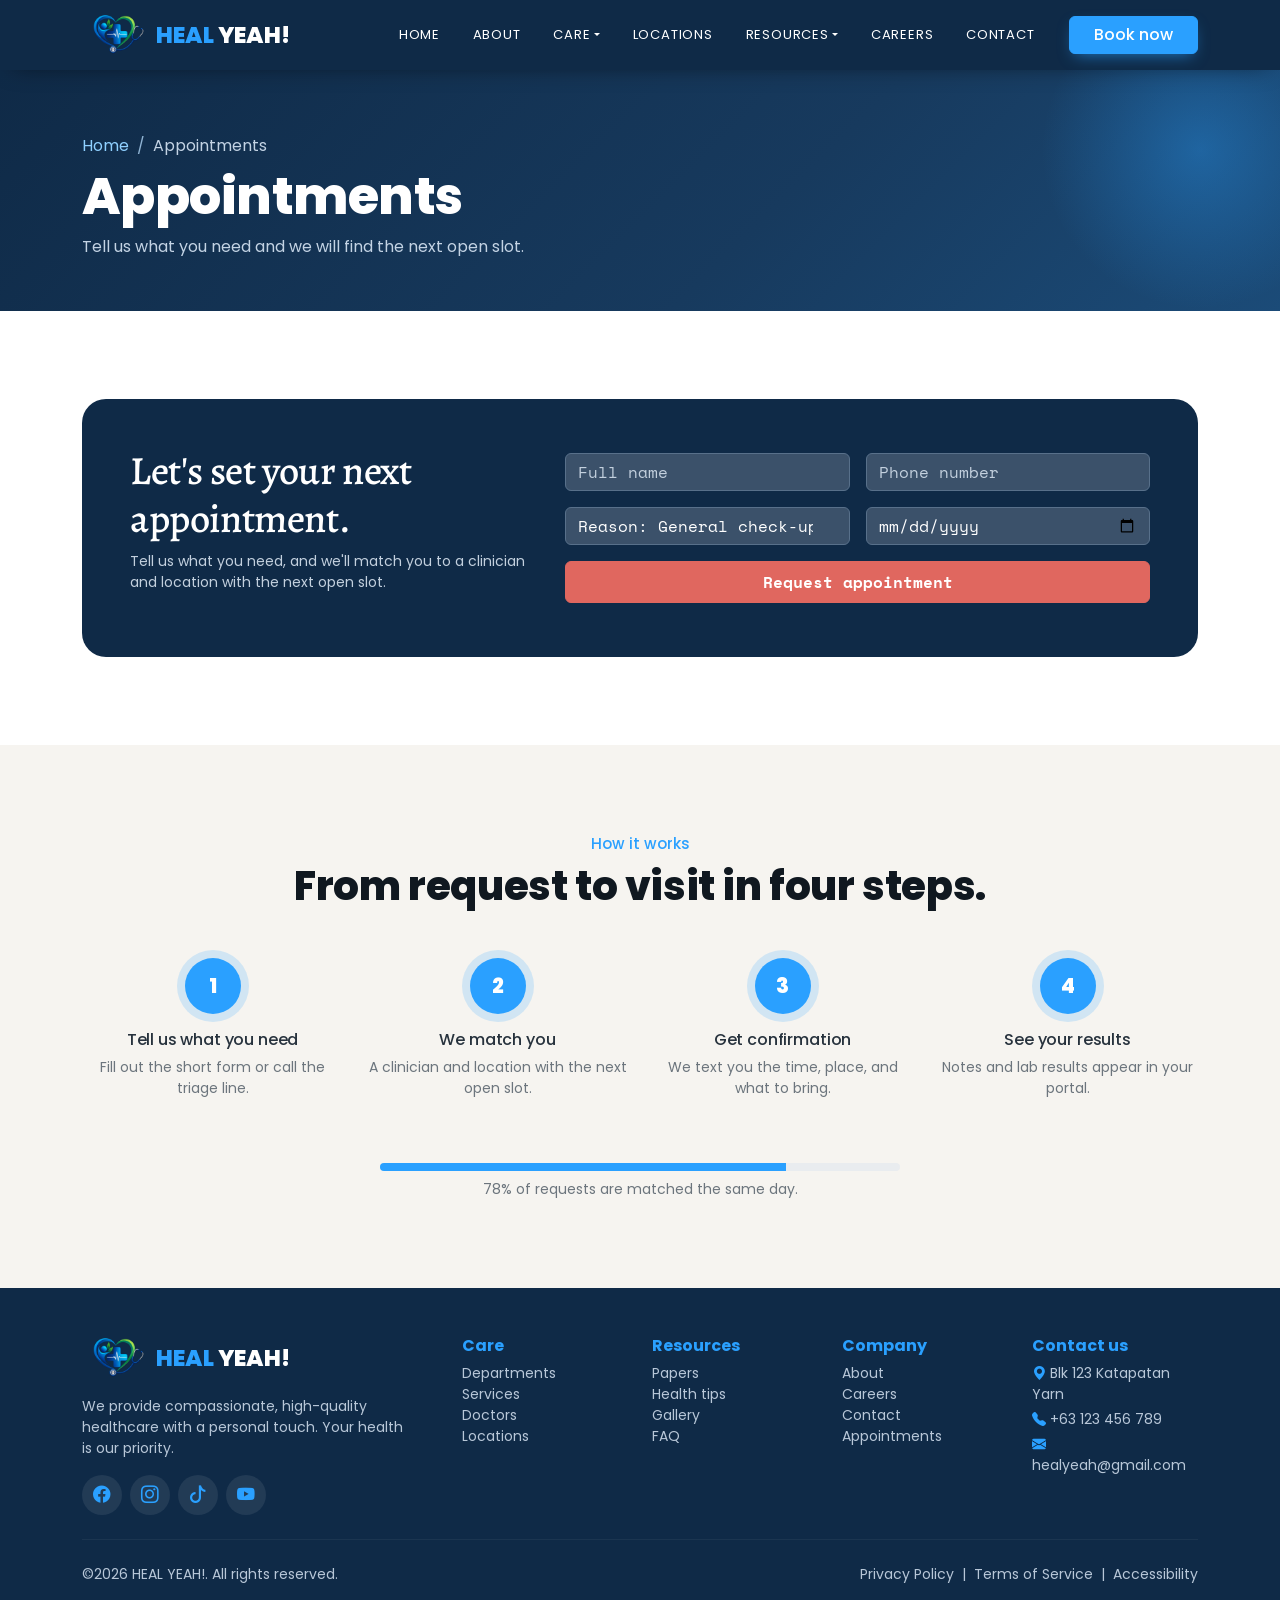
<file: appointment.html>
<!doctype html>
<html lang="en">
  <head>
    <meta charset="UTF-8" />
    <meta name="viewport" content="width=device-width, initial-scale=1" />
    <title>Appointments | Heal Yeah!</title>
    <link
      href="https://cdn.jsdelivr.net/npm/bootstrap@5.3.3/dist/css/bootstrap.min.css"
      rel="stylesheet"
    />
    <link
      href="https://cdn.jsdelivr.net/npm/bootstrap-icons@1.11.3/font/bootstrap-icons.min.css"
      rel="stylesheet"
    />
    <link rel="preconnect" href="https://fonts.googleapis.com" />
    <link rel="preconnect" href="https://fonts.gstatic.com" crossorigin />
    <link
      href="https://fonts.googleapis.com/css2?family=Alegreya:wght@400;500;700&family=Poppins:wght@400;500;600;700;800&family=Space+Mono:wght@400;700&display=swap"
      rel="stylesheet"
    />
    <link href="style.css" rel="stylesheet" />
  </head>
  <body>
    <nav
      class="navbar navbar-expand-lg sticky-top py-2"
      id="mainNav"
      data-bs-theme="dark"
    >
      <div class="container">
        <a
          class="navbar-brand d-flex align-items-center gap-2"
          href="index.html"
        >
          <img src="other pictures/logo.png" alt="Heal Yeah!" height="44" />
          <span class="brand-word">HEAL <span>YEAH!</span></span>
        </a>
        <button
          class="navbar-toggler"
          type="button"
          data-bs-toggle="collapse"
          data-bs-target="#navMenu"
          aria-controls="navMenu"
          aria-expanded="false"
          aria-label="Toggle navigation"
        >
          <span class="navbar-toggler-icon"></span>
        </button>
        <div class="collapse navbar-collapse" id="navMenu">
          <ul class="navbar-nav ms-auto align-items-lg-center gap-lg-1">
            <li class="nav-item">
              <a class="nav-link" href="index.html">Home</a>
            </li>
            <li class="nav-item">
              <a class="nav-link" href="about.html">About</a>
            </li>
            <li class="nav-item dropdown">
              <a
                class="nav-link dropdown-toggle"
                href="#"
                role="button"
                data-bs-toggle="dropdown"
                aria-expanded="false"
                >Care</a
              >
              <ul class="dropdown-menu">
                <li>
                  <a class="dropdown-item" href="departments.html"
                    >Departments</a
                  >
                </li>
                <li>
                  <a class="dropdown-item" href="services.html">Services</a>
                </li>
                <li>
                  <a class="dropdown-item" href="doctors.html">Doctors</a>
                </li>
              </ul>
            </li>
            <li class="nav-item">
              <a class="nav-link" href="locations.html">Locations</a>
            </li>
            <li class="nav-item dropdown">
              <a
                class="nav-link dropdown-toggle"
                href="#"
                role="button"
                data-bs-toggle="dropdown"
                aria-expanded="false"
                >Resources</a
              >
              <ul class="dropdown-menu">
                <li><a class="dropdown-item" href="papers.html">Papers</a></li>
                <li>
                  <a class="dropdown-item" href="health-tips.html"
                    >Health tips</a
                  >
                </li>
                <li>
                  <a class="dropdown-item" href="gallery.html">Gallery</a>
                </li>
                <li><a class="dropdown-item" href="faq.html">FAQ</a></li>
              </ul>
            </li>
            <li class="nav-item">
              <a class="nav-link" href="careers.html">Careers</a>
            </li>
            <li class="nav-item">
              <a class="nav-link" href="contact.html">Contact</a>
            </li>
            <li class="nav-item ms-lg-3 mt-2 mt-lg-0">
              <button
                class="btn btn-primary px-4"
                data-bs-toggle="modal"
                data-bs-target="#bookModal"
              >
                Book now
              </button>
            </li>
          </ul>
        </div>
      </div>
    </nav>
    <main>
      <header class="page-hero">
        <div class="container position-relative" style="z-index: 1">
          <nav aria-label="breadcrumb">
            <ol class="breadcrumb mb-2">
              <li class="breadcrumb-item"><a href="index.html">Home</a></li>
              <li class="breadcrumb-item active" aria-current="page">
                Appointments
              </li>
            </ol>
          </nav>
          <h1>Appointments</h1>
          <p class="mb-0">
            Tell us what you need and we will find the next open slot.
          </p>
        </div>
      </header>
      <section id="appointment" class="section">
        <div class="container">
          <div class="book-panel p-4 p-md-5">
            <div class="row align-items-center g-4">
              <div class="col-lg-5">
                <h2 class="display-6">Let's set your next appointment.</h2>
                <p class="small" style="color: #c3d0de">
                  Tell us what you need, and we'll match you to a clinician and
                  location with the next open slot.
                </p>
              </div>
              <div class="col-lg-7">
                <form id="apptForm" class="row g-3 js-form" novalidate>
                  <div class="col-md-6">
                    <input
                      class="form-control"
                      id="aName"
                      placeholder="Full name"
                      required
                    />
                    <div class="invalid-feedback">Enter your full name.</div>
                  </div>
                  <div class="col-md-6">
                    <input
                      class="form-control"
                      id="aPhone"
                      type="tel"
                      placeholder="Phone number"
                      required
                      pattern="[0-9+\s\-]{7,}"
                    />
                    <div class="invalid-feedback">
                      Enter a valid phone number.
                    </div>
                  </div>
                  <div class="col-md-6">
                    <select class="form-select" id="aReason">
                      <option>Reason: General check-up</option>
                      <option>Urgent concern</option>
                      <option>Pediatric visit</option>
                      <option>Heart &amp; blood pressure</option>
                      <option>Skin concern</option>
                      <option>Physical therapy</option>
                      <option>Counseling</option>
                    </select>
                  </div>
                  <div class="col-md-6">
                    <input
                      class="form-control"
                      type="date"
                      id="aDate"
                      aria-label="Preferred date"
                    />
                  </div>
                  <div class="col-12">
                    <button type="submit" class="btn btn-coral w-100 py-2">
                      Request appointment
                    </button>
                  </div>
                </form>
              </div>
            </div>
          </div>
        </div>
      </section>

      <section id="process" class="section bg-cream">
        <div class="container text-center">
          <p class="kicker">How it works</p>
          <h2 class="section-title mb-5">
            From request to visit in four steps.
          </h2>
          <div class="row g-4">
            <div class="col-sm-6 col-lg-3">
              <div class="step-n">1</div>
              <h5 class="h6">Tell us what you need</h5>
              <p class="small text-secondary">
                Fill out the short form or call the triage line.
              </p>
            </div>
            <div class="col-sm-6 col-lg-3">
              <div class="step-n">2</div>
              <h5 class="h6">We match you</h5>
              <p class="small text-secondary">
                A clinician and location with the next open slot.
              </p>
            </div>
            <div class="col-sm-6 col-lg-3">
              <div class="step-n">3</div>
              <h5 class="h6">Get confirmation</h5>
              <p class="small text-secondary">
                We text you the time, place, and what to bring.
              </p>
            </div>
            <div class="col-sm-6 col-lg-3">
              <div class="step-n">4</div>
              <h5 class="h6">See your results</h5>
              <p class="small text-secondary">
                Notes and lab results appear in your portal.
              </p>
            </div>
          </div>
          <div
            class="progress mt-5 mx-auto"
            style="max-width: 520px; height: 8px"
            role="progressbar"
            aria-label="Average time to appointment"
          >
            <div class="progress-bar bg-primary" style="width: 78%"></div>
          </div>
          <p class="small text-secondary mt-2 mb-0">
            78% of requests are matched the same day.
          </p>
        </div>
      </section>
    </main>
    <footer class="pt-5 pb-3">
      <div class="container">
        <div class="row g-4">
          <div class="col-lg-4">
            <a
              class="d-flex align-items-center gap-2 mb-3 text-decoration-none"
              href="index.html"
            >
              <img src="other pictures/logo.png" alt="Heal Yeah!" height="44" />
              <span class="brand-word">HEAL <span>YEAH!</span></span></a
            >
            <p class="small mb-3" style="max-width: 36ch">
              We provide compassionate, high-quality healthcare with a personal
              touch. Your health is our priority.
            </p>
            <div class="social d-flex gap-2">
              <a href="#" aria-label="Facebook"
                ><i class="bi bi-facebook"></i></a
              ><a href="#" aria-label="Instagram"
                ><i class="bi bi-instagram"></i></a
              ><a href="#" aria-label="TikTok"><i class="bi bi-tiktok"></i></a
              ><a href="#" aria-label="YouTube"
                ><i class="bi bi-youtube"></i
              ></a>
            </div>
          </div>
          <div class="col-6 col-lg-2">
            <h6>Care</h6>
            <ul class="list-unstyled small">
              <li><a href="departments.html">Departments</a></li>
              <li><a href="services.html">Services</a></li>
              <li><a href="doctors.html">Doctors</a></li>
              <li><a href="locations.html">Locations</a></li>
            </ul>
          </div>
          <div class="col-6 col-lg-2">
            <h6>Resources</h6>
            <ul class="list-unstyled small">
              <li><a href="papers.html">Papers</a></li>
              <li><a href="health-tips.html">Health tips</a></li>
              <li><a href="gallery.html">Gallery</a></li>
              <li><a href="faq.html">FAQ</a></li>
            </ul>
          </div>
          <div class="col-6 col-lg-2">
            <h6>Company</h6>
            <ul class="list-unstyled small">
              <li><a href="about.html">About</a></li>
              <li><a href="careers.html">Careers</a></li>
              <li><a href="contact.html">Contact</a></li>
              <li><a href="appointment.html">Appointments</a></li>
            </ul>
          </div>
          <div class="col-6 col-lg-2">
            <h6>Contact us</h6>
            <ul class="list-unstyled small">
              <li class="mb-1">
                <i class="bi bi-geo-alt-fill text-primary me-1"></i>Blk 123
                Katapatan Yarn
              </li>
              <li class="mb-1">
                <i class="bi bi-telephone-fill text-primary me-1"></i>+63 123
                456 789
              </li>
              <li>
                <i class="bi bi-envelope-fill text-primary me-1"></i
                >healyeah@gmail.com
              </li>
            </ul>
          </div>
        </div>
        <hr class="my-4" style="border-color: rgba(255, 255, 255, 0.2)" />
        <div
          class="d-flex flex-column flex-md-row justify-content-between small gap-2"
        >
          <span>©2026 HEAL YEAH!. All rights reserved.</span
          ><span
            ><a href="privacy.html">Privacy Policy</a> &nbsp;|&nbsp;
            <a href="privacy.html#terms">Terms of Service</a> &nbsp;|&nbsp;
            <a href="privacy.html#access">Accessibility</a></span
          >
        </div>
      </div>
    </footer>
    <button
      class="btn btn-primary rounded-circle to-top"
      id="toTop"
      aria-label="Back to top"
    >
      <i class="bi bi-arrow-up"></i>
    </button>
    <div
      class="modal fade"
      id="bookModal"
      tabindex="-1"
      aria-labelledby="bookTitle"
      aria-hidden="true"
    >
      <div class="modal-dialog modal-dialog-centered">
        <div class="modal-content rounded-4">
          <div class="modal-header border-0">
            <h2 class="modal-title h4" id="bookTitle">Book an appointment</h2>
            <button
              type="button"
              class="btn-close"
              data-bs-dismiss="modal"
              aria-label="Close"
            ></button>
          </div>
          <div class="modal-body pt-0">
            <p class="small text-secondary">
              Pick how you'd like to start. A triage nurse can route you in
              under two minutes.
            </p>
            <div class="d-grid gap-2">
              <a href="appointment.html" class="btn btn-primary"
                ><i class="bi bi-pencil-square me-2"></i>Fill out the request
                form</a
              ><a href="tel:+631234567890" class="btn btn-outline-primary"
                ><i class="bi bi-telephone me-2"></i>Call the triage line</a
              >
            </div>
          </div>
        </div>
      </div>
    </div>
    <div
      class="modal fade"
      id="mapModal"
      tabindex="-1"
      aria-labelledby="mapTitle"
      aria-hidden="true"
    >
      <div class="modal-dialog modal-dialog-centered">
        <div class="modal-content rounded-4">
          <div class="modal-header border-0">
            <h2 class="modal-title h5" id="mapTitle">Location</h2>
            <button
              type="button"
              class="btn-close"
              data-bs-dismiss="modal"
              aria-label="Close"
            ></button>
          </div>
          <div class="modal-body pt-0">
            <div class="ratio ratio-16x9 rounded-3 bg-light border">
              <div
                class="d-flex align-items-center justify-content-center text-secondary text-center"
              >
                <span
                  ><i class="bi bi-map fs-1 d-block"></i>Embed a Google Maps
                  iframe here</span
                >
              </div>
            </div>
          </div>
        </div>
      </div>
    </div>
    <div
      class="modal fade"
      id="picModal"
      tabindex="-1"
      aria-labelledby="picTitle"
      aria-hidden="true"
    >
      <div class="modal-dialog modal-dialog-centered modal-lg">
        <div class="modal-content rounded-4">
          <div class="modal-header border-0">
            <h2 class="modal-title h5" id="picTitle">Photo</h2>
            <button
              type="button"
              class="btn-close"
              data-bs-dismiss="modal"
              aria-label="Close"
            ></button>
          </div>
          <div class="modal-body pt-0">
            <div
              class="ratio ratio-16x9 rounded-3 g1 d-flex align-items-center justify-content-center text-white fs-1"
            >
              <i class="bi bi-image"></i>
            </div>
            <p class="small text-secondary mt-2 mb-0" id="picCap"></p>
          </div>
        </div>
      </div>
    </div>
    <div
      class="toast-container position-fixed bottom-0 start-50 translate-middle-x p-3"
    >
      <div
        id="okToast"
        class="toast text-bg-success border-0"
        role="status"
        aria-live="polite"
        aria-atomic="true"
      >
        <div class="d-flex">
          <div class="toast-body" id="toastMsg">Request sent.</div>
          <button
            type="button"
            class="btn-close btn-close-white me-2 m-auto"
            data-bs-dismiss="toast"
            aria-label="Close"
          ></button>
        </div>
      </div>
    </div>
    <script src="https://cdn.jsdelivr.net/npm/bootstrap@5.3.3/dist/js/bootstrap.bundle.min.js"></script>
    <script src="main.js"></script>
  </body>
</html>
</file>
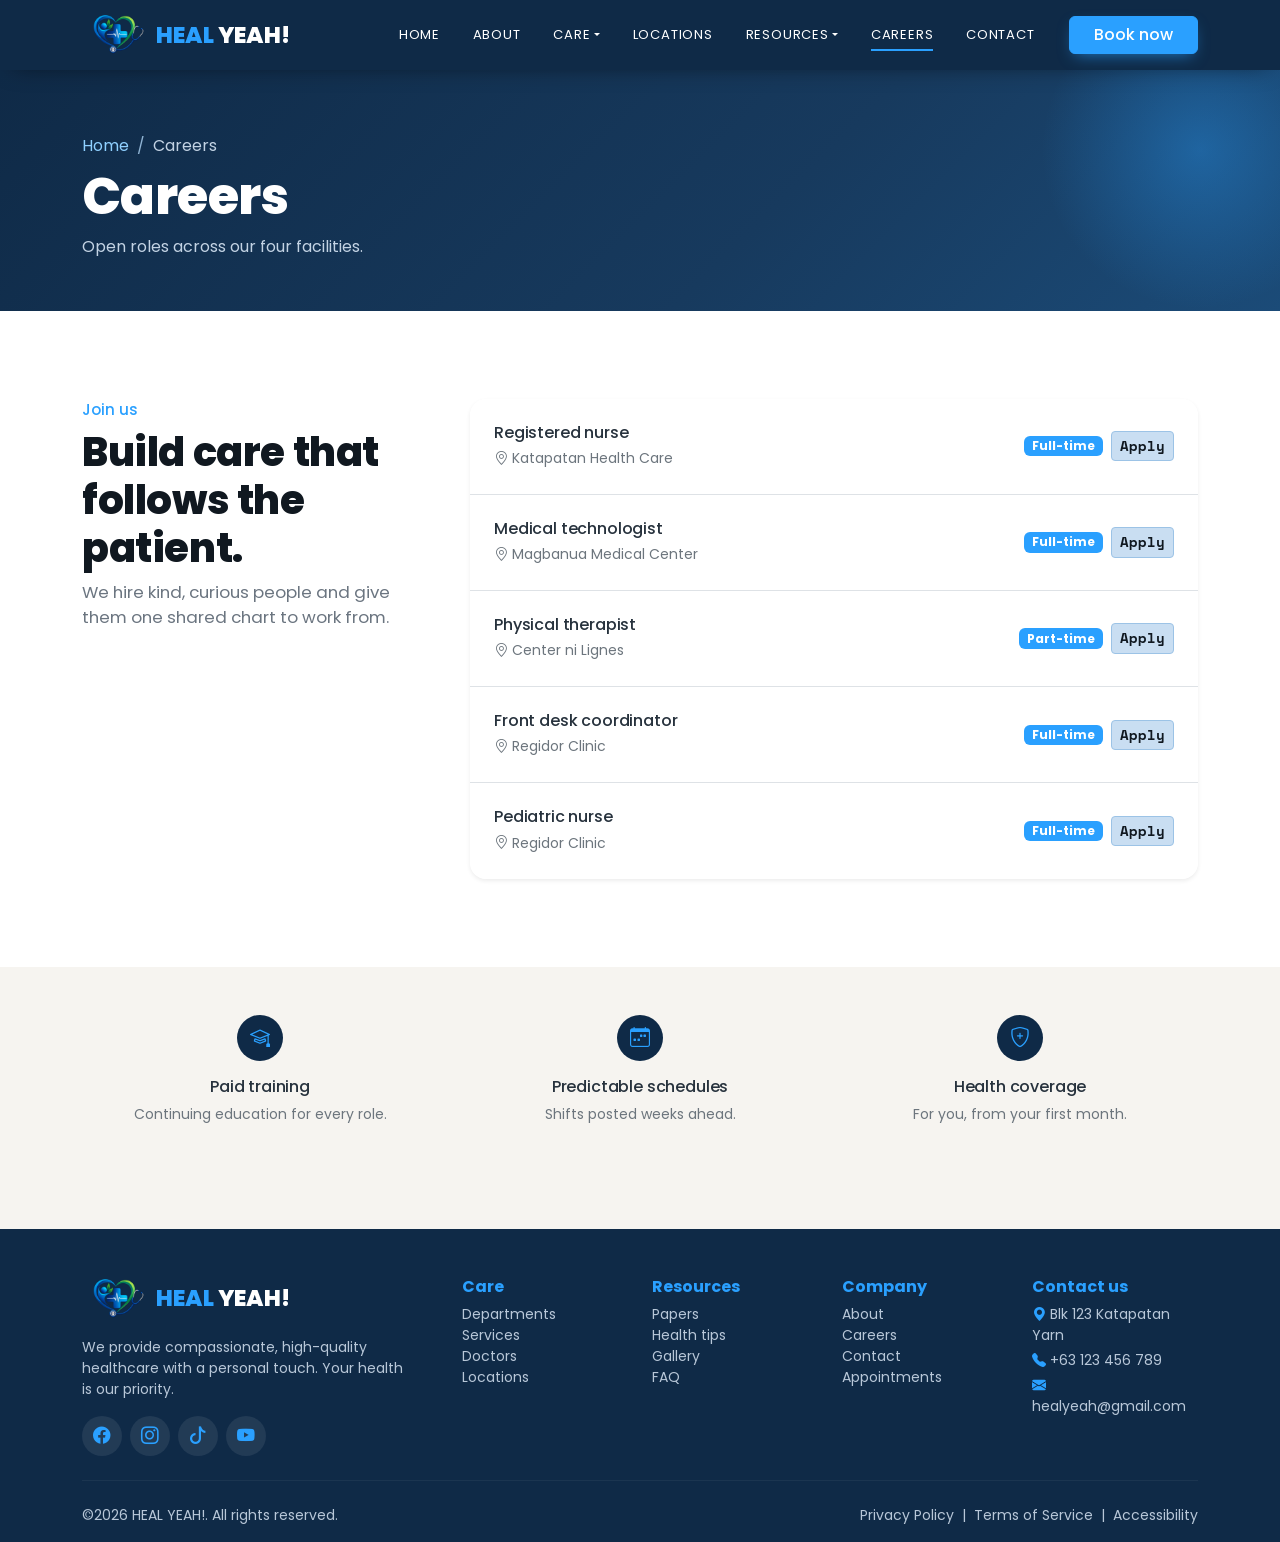
<file: careers.html>
<!doctype html>
<html lang="en">
  <head>
    <meta charset="UTF-8" />
    <meta name="viewport" content="width=device-width, initial-scale=1" />
    <title>Careers | Heal Yeah!</title>
    <link
      href="https://cdn.jsdelivr.net/npm/bootstrap@5.3.3/dist/css/bootstrap.min.css"
      rel="stylesheet"
    />
    <link
      href="https://cdn.jsdelivr.net/npm/bootstrap-icons@1.11.3/font/bootstrap-icons.min.css"
      rel="stylesheet"
    />
    <link rel="preconnect" href="https://fonts.googleapis.com" />
    <link rel="preconnect" href="https://fonts.gstatic.com" crossorigin />
    <link
      href="https://fonts.googleapis.com/css2?family=Alegreya:wght@400;500;700&family=Poppins:wght@400;500;600;700;800&family=Space+Mono:wght@400;700&display=swap"
      rel="stylesheet"
    />
    <link href="style.css" rel="stylesheet" />
  </head>
  <body>
    <nav
      class="navbar navbar-expand-lg sticky-top py-2"
      id="mainNav"
      data-bs-theme="dark"
    >
      <div class="container">
        <a
          class="navbar-brand d-flex align-items-center gap-2"
          href="index.html"
        >
          <img src="other pictures/logo.png" alt="Heal Yeah!" height="44" />
          <span class="brand-word">HEAL <span>YEAH!</span></span>
        </a>
        <button
          class="navbar-toggler"
          type="button"
          data-bs-toggle="collapse"
          data-bs-target="#navMenu"
          aria-controls="navMenu"
          aria-expanded="false"
          aria-label="Toggle navigation"
        >
          <span class="navbar-toggler-icon"></span>
        </button>
        <div class="collapse navbar-collapse" id="navMenu">
          <ul class="navbar-nav ms-auto align-items-lg-center gap-lg-1">
            <li class="nav-item">
              <a class="nav-link" href="index.html">Home</a>
            </li>
            <li class="nav-item">
              <a class="nav-link" href="about.html">About</a>
            </li>
            <li class="nav-item dropdown">
              <a
                class="nav-link dropdown-toggle"
                href="#"
                role="button"
                data-bs-toggle="dropdown"
                aria-expanded="false"
                >Care</a
              >
              <ul class="dropdown-menu">
                <li>
                  <a class="dropdown-item" href="departments.html"
                    >Departments</a
                  >
                </li>
                <li>
                  <a class="dropdown-item" href="services.html">Services</a>
                </li>
                <li>
                  <a class="dropdown-item" href="doctors.html">Doctors</a>
                </li>
              </ul>
            </li>
            <li class="nav-item">
              <a class="nav-link" href="locations.html">Locations</a>
            </li>
            <li class="nav-item dropdown">
              <a
                class="nav-link dropdown-toggle"
                href="#"
                role="button"
                data-bs-toggle="dropdown"
                aria-expanded="false"
                >Resources</a
              >
              <ul class="dropdown-menu">
                <li><a class="dropdown-item" href="papers.html">Papers</a></li>
                <li>
                  <a class="dropdown-item" href="health-tips.html"
                    >Health tips</a
                  >
                </li>
                <li>
                  <a class="dropdown-item" href="gallery.html">Gallery</a>
                </li>
                <li><a class="dropdown-item" href="faq.html">FAQ</a></li>
              </ul>
            </li>
            <li class="nav-item">
              <a class="nav-link active" href="careers.html">Careers</a>
            </li>
            <li class="nav-item">
              <a class="nav-link" href="contact.html">Contact</a>
            </li>
            <li class="nav-item ms-lg-3 mt-2 mt-lg-0">
              <button
                class="btn btn-primary px-4"
                data-bs-toggle="modal"
                data-bs-target="#bookModal"
              >
                Book now
              </button>
            </li>
          </ul>
        </div>
      </div>
    </nav>
    <main>
      <header class="page-hero">
        <div class="container position-relative" style="z-index: 1">
          <nav aria-label="breadcrumb">
            <ol class="breadcrumb mb-2">
              <li class="breadcrumb-item"><a href="index.html">Home</a></li>
              <li class="breadcrumb-item active" aria-current="page">
                Careers
              </li>
            </ol>
          </nav>
          <h1>Careers</h1>
          <p class="mb-0">Open roles across our four facilities.</p>
        </div>
      </header>
      <section class="section">
        <div class="container">
          <div class="row g-5">
            <div class="col-lg-4">
              <p class="kicker">Join us</p>
              <h2 class="section-title">
                Build care that follows the patient.
              </h2>
              <p class="lede">
                We hire kind, curious people and give them one shared chart to
                work from.
              </p>
            </div>
            <div class="col-lg-8">
              <div
                class="list-group list-group-flush rounded-4 shadow-sm overflow-hidden"
              >
                <div
                  class="list-group-item d-flex flex-wrap justify-content-between align-items-center gap-2 p-4"
                >
                  <div>
                    <h3 class="h6 mb-1">Registered nurse</h3>
                    <span class="small text-secondary"
                      ><i class="bi bi-geo-alt me-1"></i>Katapatan Health
                      Care</span
                    >
                  </div>
                  <div class="d-flex align-items-center gap-2">
                    <span class="badge text-bg-primary">Full-time</span
                    ><a
                      class="btn btn-sm btn-soft"
                      href="mailto:healyeah@gmail.com?subject=Application: Registered nurse"
                      >Apply</a
                    >
                  </div>
                </div>
                <div
                  class="list-group-item d-flex flex-wrap justify-content-between align-items-center gap-2 p-4"
                >
                  <div>
                    <h3 class="h6 mb-1">Medical technologist</h3>
                    <span class="small text-secondary"
                      ><i class="bi bi-geo-alt me-1"></i>Magbanua Medical
                      Center</span
                    >
                  </div>
                  <div class="d-flex align-items-center gap-2">
                    <span class="badge text-bg-primary">Full-time</span
                    ><a
                      class="btn btn-sm btn-soft"
                      href="mailto:healyeah@gmail.com?subject=Application: Medical technologist"
                      >Apply</a
                    >
                  </div>
                </div>
                <div
                  class="list-group-item d-flex flex-wrap justify-content-between align-items-center gap-2 p-4"
                >
                  <div>
                    <h3 class="h6 mb-1">Physical therapist</h3>
                    <span class="small text-secondary"
                      ><i class="bi bi-geo-alt me-1"></i>Center ni Lignes</span
                    >
                  </div>
                  <div class="d-flex align-items-center gap-2">
                    <span class="badge text-bg-primary">Part-time</span
                    ><a
                      class="btn btn-sm btn-soft"
                      href="mailto:healyeah@gmail.com?subject=Application: Physical therapist"
                      >Apply</a
                    >
                  </div>
                </div>
                <div
                  class="list-group-item d-flex flex-wrap justify-content-between align-items-center gap-2 p-4"
                >
                  <div>
                    <h3 class="h6 mb-1">Front desk coordinator</h3>
                    <span class="small text-secondary"
                      ><i class="bi bi-geo-alt me-1"></i>Regidor Clinic</span
                    >
                  </div>
                  <div class="d-flex align-items-center gap-2">
                    <span class="badge text-bg-primary">Full-time</span
                    ><a
                      class="btn btn-sm btn-soft"
                      href="mailto:healyeah@gmail.com?subject=Application: Front desk coordinator"
                      >Apply</a
                    >
                  </div>
                </div>
                <div
                  class="list-group-item d-flex flex-wrap justify-content-between align-items-center gap-2 p-4"
                >
                  <div>
                    <h3 class="h6 mb-1">Pediatric nurse</h3>
                    <span class="small text-secondary"
                      ><i class="bi bi-geo-alt me-1"></i>Regidor Clinic</span
                    >
                  </div>
                  <div class="d-flex align-items-center gap-2">
                    <span class="badge text-bg-primary">Full-time</span
                    ><a
                      class="btn btn-sm btn-soft"
                      href="mailto:healyeah@gmail.com?subject=Application: Pediatric nurse"
                      >Apply</a
                    >
                  </div>
                </div>
              </div>
            </div>
          </div>
        </div>
      </section>
      <section class="section bg-cream pt-5">
        <div class="container">
          <div class="row g-4 text-center">
            <div class="col-md-4">
              <div class="why-ico mx-auto mb-3">
                <i class="bi bi-mortarboard"></i>
              </div>
              <h5 class="h6">Paid training</h5>
              <p class="small text-secondary">
                Continuing education for every role.
              </p>
            </div>
            <div class="col-md-4">
              <div class="why-ico mx-auto mb-3">
                <i class="bi bi-calendar-week"></i>
              </div>
              <h5 class="h6">Predictable schedules</h5>
              <p class="small text-secondary">Shifts posted weeks ahead.</p>
            </div>
            <div class="col-md-4">
              <div class="why-ico mx-auto mb-3">
                <i class="bi bi-shield-plus"></i>
              </div>
              <h5 class="h6">Health coverage</h5>
              <p class="small text-secondary">
                For you, from your first month.
              </p>
            </div>
          </div>
        </div>
      </section>
    </main>
    <footer class="pt-5 pb-3">
      <div class="container">
        <div class="row g-4">
          <div class="col-lg-4">
            <a
              class="d-flex align-items-center gap-2 mb-3 text-decoration-none"
              href="index.html"
            >
              <img src="other pictures/logo.png" alt="Heal Yeah!" height="44" />
              <span class="brand-word">HEAL <span>YEAH!</span></span></a
            >
            <p class="small mb-3" style="max-width: 36ch">
              We provide compassionate, high-quality healthcare with a personal
              touch. Your health is our priority.
            </p>
            <div class="social d-flex gap-2">
              <a href="#" aria-label="Facebook"
                ><i class="bi bi-facebook"></i></a
              ><a href="#" aria-label="Instagram"
                ><i class="bi bi-instagram"></i></a
              ><a href="#" aria-label="TikTok"><i class="bi bi-tiktok"></i></a
              ><a href="#" aria-label="YouTube"
                ><i class="bi bi-youtube"></i
              ></a>
            </div>
          </div>
          <div class="col-6 col-lg-2">
            <h6>Care</h6>
            <ul class="list-unstyled small">
              <li><a href="departments.html">Departments</a></li>
              <li><a href="services.html">Services</a></li>
              <li><a href="doctors.html">Doctors</a></li>
              <li><a href="locations.html">Locations</a></li>
            </ul>
          </div>
          <div class="col-6 col-lg-2">
            <h6>Resources</h6>
            <ul class="list-unstyled small">
              <li><a href="papers.html">Papers</a></li>
              <li><a href="health-tips.html">Health tips</a></li>
              <li><a href="gallery.html">Gallery</a></li>
              <li><a href="faq.html">FAQ</a></li>
            </ul>
          </div>
          <div class="col-6 col-lg-2">
            <h6>Company</h6>
            <ul class="list-unstyled small">
              <li><a href="about.html">About</a></li>
              <li><a href="careers.html">Careers</a></li>
              <li><a href="contact.html">Contact</a></li>
              <li><a href="appointment.html">Appointments</a></li>
            </ul>
          </div>
          <div class="col-6 col-lg-2">
            <h6>Contact us</h6>
            <ul class="list-unstyled small">
              <li class="mb-1">
                <i class="bi bi-geo-alt-fill text-primary me-1"></i>Blk 123
                Katapatan Yarn
              </li>
              <li class="mb-1">
                <i class="bi bi-telephone-fill text-primary me-1"></i>+63 123
                456 789
              </li>
              <li>
                <i class="bi bi-envelope-fill text-primary me-1"></i
                >healyeah@gmail.com
              </li>
            </ul>
          </div>
        </div>
        <hr class="my-4" style="border-color: rgba(255, 255, 255, 0.2)" />
        <div
          class="d-flex flex-column flex-md-row justify-content-between small gap-2"
        >
          <span>©2026 HEAL YEAH!. All rights reserved.</span
          ><span
            ><a href="privacy.html">Privacy Policy</a> &nbsp;|&nbsp;
            <a href="privacy.html#terms">Terms of Service</a> &nbsp;|&nbsp;
            <a href="privacy.html#access">Accessibility</a></span
          >
        </div>
      </div>
    </footer>
    <button
      class="btn btn-primary rounded-circle to-top"
      id="toTop"
      aria-label="Back to top"
    >
      <i class="bi bi-arrow-up"></i>
    </button>
    <div
      class="modal fade"
      id="bookModal"
      tabindex="-1"
      aria-labelledby="bookTitle"
      aria-hidden="true"
    >
      <div class="modal-dialog modal-dialog-centered">
        <div class="modal-content rounded-4">
          <div class="modal-header border-0">
            <h2 class="modal-title h4" id="bookTitle">Book an appointment</h2>
            <button
              type="button"
              class="btn-close"
              data-bs-dismiss="modal"
              aria-label="Close"
            ></button>
          </div>
          <div class="modal-body pt-0">
            <p class="small text-secondary">
              Pick how you'd like to start. A triage nurse can route you in
              under two minutes.
            </p>
            <div class="d-grid gap-2">
              <a href="appointment.html" class="btn btn-primary"
                ><i class="bi bi-pencil-square me-2"></i>Fill out the request
                form</a
              ><a href="tel:+631234567890" class="btn btn-outline-primary"
                ><i class="bi bi-telephone me-2"></i>Call the triage line</a
              >
            </div>
          </div>
        </div>
      </div>
    </div>
    <div
      class="modal fade"
      id="mapModal"
      tabindex="-1"
      aria-labelledby="mapTitle"
      aria-hidden="true"
    >
      <div class="modal-dialog modal-dialog-centered">
        <div class="modal-content rounded-4">
          <div class="modal-header border-0">
            <h2 class="modal-title h5" id="mapTitle">Location</h2>
            <button
              type="button"
              class="btn-close"
              data-bs-dismiss="modal"
              aria-label="Close"
            ></button>
          </div>
          <div class="modal-body pt-0">
            <div class="ratio ratio-16x9 rounded-3 bg-light border">
              <div
                class="d-flex align-items-center justify-content-center text-secondary text-center"
              >
                <span
                  ><i class="bi bi-map fs-1 d-block"></i>Embed a Google Maps
                  iframe here</span
                >
              </div>
            </div>
          </div>
        </div>
      </div>
    </div>
    <div
      class="modal fade"
      id="picModal"
      tabindex="-1"
      aria-labelledby="picTitle"
      aria-hidden="true"
    >
      <div class="modal-dialog modal-dialog-centered modal-lg">
        <div class="modal-content rounded-4">
          <div class="modal-header border-0">
            <h2 class="modal-title h5" id="picTitle">Photo</h2>
            <button
              type="button"
              class="btn-close"
              data-bs-dismiss="modal"
              aria-label="Close"
            ></button>
          </div>
          <div class="modal-body pt-0">
            <div
              class="ratio ratio-16x9 rounded-3 g1 d-flex align-items-center justify-content-center text-white fs-1"
            >
              <i class="bi bi-image"></i>
            </div>
            <p class="small text-secondary mt-2 mb-0" id="picCap"></p>
          </div>
        </div>
      </div>
    </div>
    <div
      class="toast-container position-fixed bottom-0 start-50 translate-middle-x p-3"
    >
      <div
        id="okToast"
        class="toast text-bg-success border-0"
        role="status"
        aria-live="polite"
        aria-atomic="true"
      >
        <div class="d-flex">
          <div class="toast-body" id="toastMsg">Request sent.</div>
          <button
            type="button"
            class="btn-close btn-close-white me-2 m-auto"
            data-bs-dismiss="toast"
            aria-label="Close"
          ></button>
        </div>
      </div>
    </div>
    <script src="https://cdn.jsdelivr.net/npm/bootstrap@5.3.3/dist/js/bootstrap.bundle.min.js"></script>
    <script src="main.js"></script>
  </body>
</html>
</file>
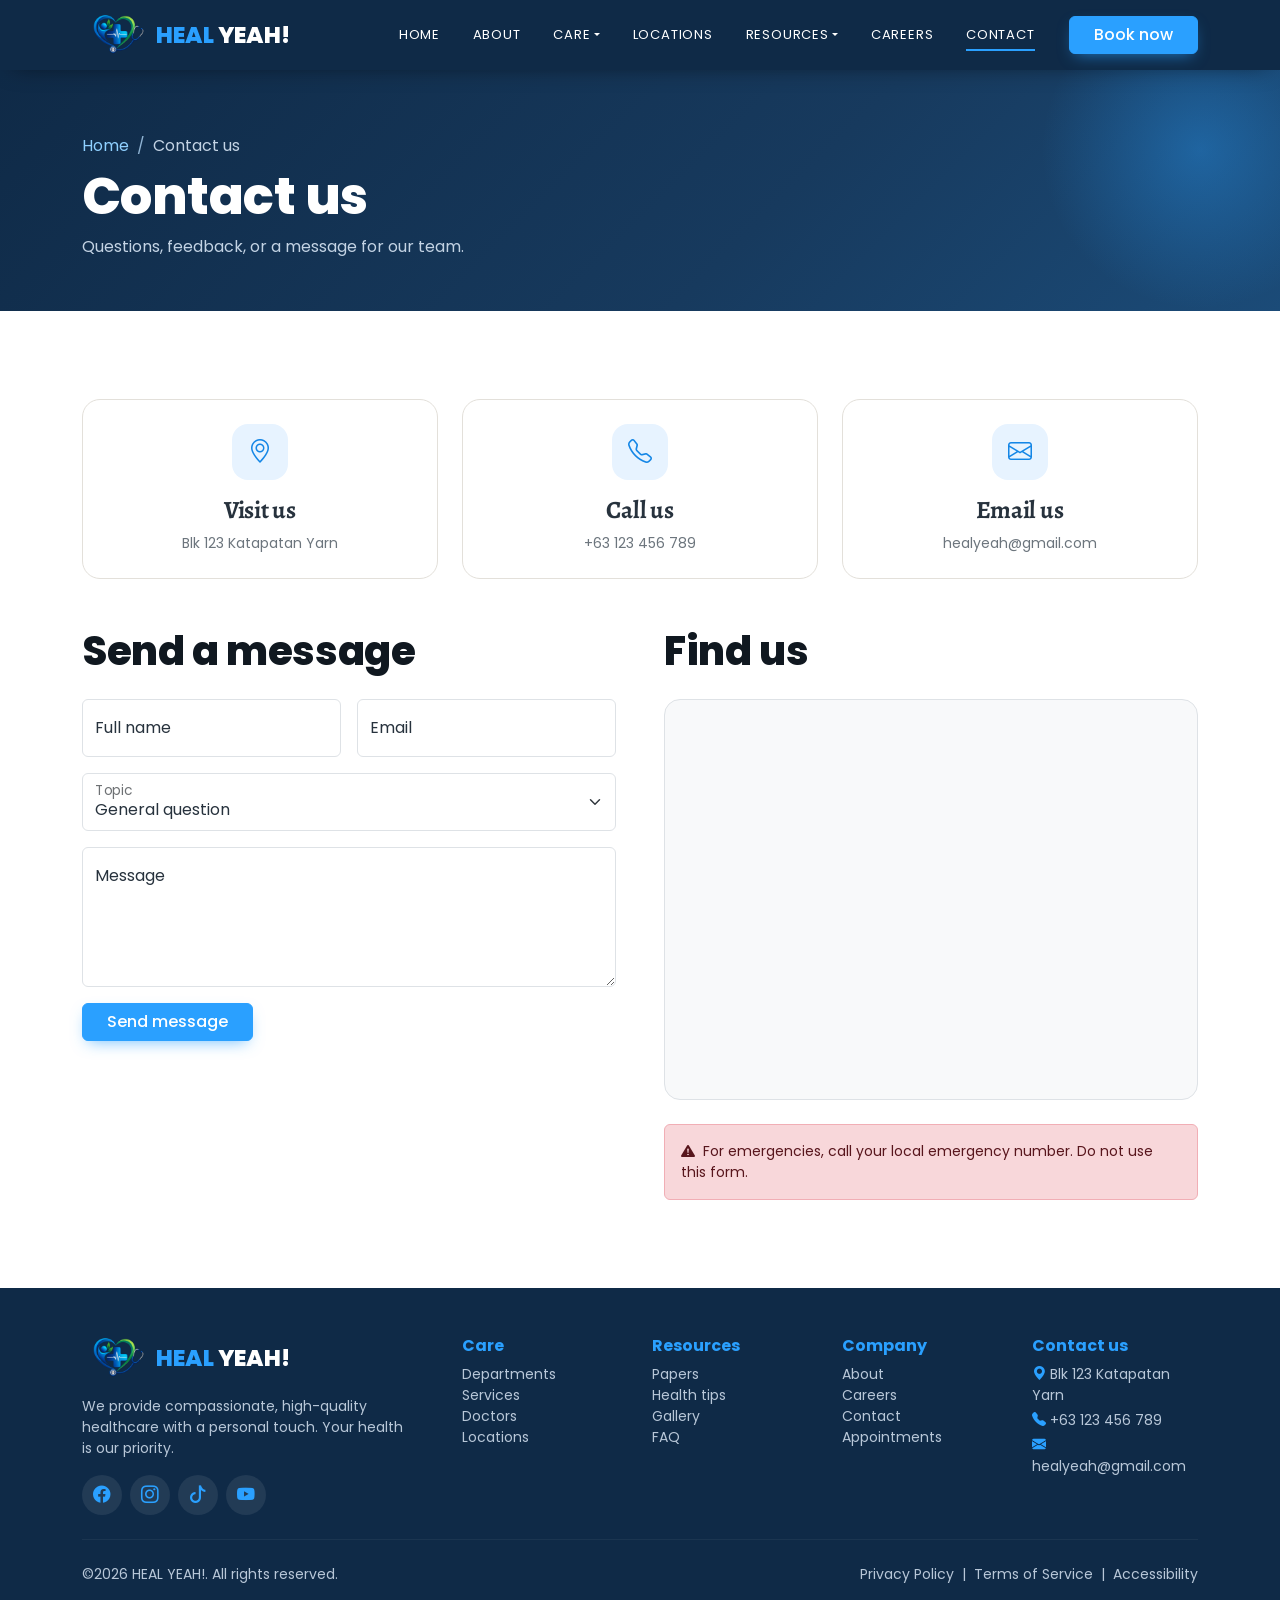
<file: contact.html>
<!doctype html>
<html lang="en">
  <head>
    <meta charset="UTF-8" />
    <meta name="viewport" content="width=device-width, initial-scale=1" />
    <title>Contact | Heal Yeah!</title>
    <link
      href="https://cdn.jsdelivr.net/npm/bootstrap@5.3.3/dist/css/bootstrap.min.css"
      rel="stylesheet"
    />
    <link
      href="https://cdn.jsdelivr.net/npm/bootstrap-icons@1.11.3/font/bootstrap-icons.min.css"
      rel="stylesheet"
    />
    <link rel="preconnect" href="https://fonts.googleapis.com" />
    <link rel="preconnect" href="https://fonts.gstatic.com" crossorigin />
    <link
      href="https://fonts.googleapis.com/css2?family=Alegreya:wght@400;500;700&family=Poppins:wght@400;500;600;700;800&family=Space+Mono:wght@400;700&display=swap"
      rel="stylesheet"
    />
    <link href="style.css" rel="stylesheet" />
  </head>
  <body>
    <nav
      class="navbar navbar-expand-lg sticky-top py-2"
      id="mainNav"
      data-bs-theme="dark"
    >
      <div class="container">
        <a
          class="navbar-brand d-flex align-items-center gap-2"
          href="index.html"
        >
          <img src="other pictures/logo.png" alt="Heal Yeah!" height="44" />
          <span class="brand-word">HEAL <span>YEAH!</span></span>
        </a>
        <button
          class="navbar-toggler"
          type="button"
          data-bs-toggle="collapse"
          data-bs-target="#navMenu"
          aria-controls="navMenu"
          aria-expanded="false"
          aria-label="Toggle navigation"
        >
          <span class="navbar-toggler-icon"></span>
        </button>
        <div class="collapse navbar-collapse" id="navMenu">
          <ul class="navbar-nav ms-auto align-items-lg-center gap-lg-1">
            <li class="nav-item">
              <a class="nav-link" href="index.html">Home</a>
            </li>
            <li class="nav-item">
              <a class="nav-link" href="about.html">About</a>
            </li>
            <li class="nav-item dropdown">
              <a
                class="nav-link dropdown-toggle"
                href="#"
                role="button"
                data-bs-toggle="dropdown"
                aria-expanded="false"
                >Care</a
              >
              <ul class="dropdown-menu">
                <li>
                  <a class="dropdown-item" href="departments.html"
                    >Departments</a
                  >
                </li>
                <li>
                  <a class="dropdown-item" href="services.html">Services</a>
                </li>
                <li>
                  <a class="dropdown-item" href="doctors.html">Doctors</a>
                </li>
              </ul>
            </li>
            <li class="nav-item">
              <a class="nav-link" href="locations.html">Locations</a>
            </li>
            <li class="nav-item dropdown">
              <a
                class="nav-link dropdown-toggle"
                href="#"
                role="button"
                data-bs-toggle="dropdown"
                aria-expanded="false"
                >Resources</a
              >
              <ul class="dropdown-menu">
                <li><a class="dropdown-item" href="papers.html">Papers</a></li>
                <li>
                  <a class="dropdown-item" href="health-tips.html"
                    >Health tips</a
                  >
                </li>
                <li>
                  <a class="dropdown-item" href="gallery.html">Gallery</a>
                </li>
                <li><a class="dropdown-item" href="faq.html">FAQ</a></li>
              </ul>
            </li>
            <li class="nav-item">
              <a class="nav-link" href="careers.html">Careers</a>
            </li>
            <li class="nav-item">
              <a class="nav-link active" href="contact.html">Contact</a>
            </li>
            <li class="nav-item ms-lg-3 mt-2 mt-lg-0">
              <button
                class="btn btn-primary px-4"
                data-bs-toggle="modal"
                data-bs-target="#bookModal"
              >
                Book now
              </button>
            </li>
          </ul>
        </div>
      </div>
    </nav>
    <main>
      <header class="page-hero">
        <div class="container position-relative" style="z-index: 1">
          <nav aria-label="breadcrumb">
            <ol class="breadcrumb mb-2">
              <li class="breadcrumb-item"><a href="index.html">Home</a></li>
              <li class="breadcrumb-item active" aria-current="page">
                Contact us
              </li>
            </ol>
          </nav>
          <h1>Contact us</h1>
          <p class="mb-0">Questions, feedback, or a message for our team.</p>
        </div>
      </header>
      <section class="section">
        <div class="container">
          <div class="row g-4 mb-5">
            <div class="col-md-4">
              <div class="card dept-card p-4 text-center">
                <div class="contact-ico mx-auto mb-3">
                  <i class="bi bi-geo-alt"></i>
                </div>
                <h3 class="h5 serif">Visit us</h3>
                <p class="small text-secondary mb-0">Blk 123 Katapatan Yarn</p>
              </div>
            </div>
            <div class="col-md-4">
              <div class="card dept-card p-4 text-center">
                <div class="contact-ico mx-auto mb-3">
                  <i class="bi bi-telephone"></i>
                </div>
                <h3 class="h5 serif">Call us</h3>
                <p class="small text-secondary mb-0">+63 123 456 789</p>
              </div>
            </div>
            <div class="col-md-4">
              <div class="card dept-card p-4 text-center">
                <div class="contact-ico mx-auto mb-3">
                  <i class="bi bi-envelope"></i>
                </div>
                <h3 class="h5 serif">Email us</h3>
                <p class="small text-secondary mb-0">healyeah@gmail.com</p>
              </div>
            </div>
          </div>
          <div class="row g-5">
            <div class="col-lg-6">
              <h2 class="section-title mb-4">Send a message</h2>
              <form class="js-form row g-3" novalidate>
                <div class="col-md-6">
                  <div class="form-floating">
                    <input
                      class="form-control"
                      id="cn"
                      placeholder="Name"
                      required
                    /><label for="cn">Full name</label>
                  </div>
                </div>
                <div class="col-md-6">
                  <div class="form-floating">
                    <input
                      type="email"
                      class="form-control"
                      id="ce"
                      placeholder="Email"
                      required
                    /><label for="ce">Email</label>
                  </div>
                </div>
                <div class="col-12">
                  <div class="form-floating">
                    <select class="form-select" id="ct">
                      <option>General question</option>
                      <option>Billing</option>
                      <option>Feedback</option>
                      <option>Media</option></select
                    ><label for="ct">Topic</label>
                  </div>
                </div>
                <div class="col-12">
                  <div class="form-floating">
                    <textarea
                      class="form-control"
                      id="cm"
                      placeholder="Message"
                      style="height: 140px"
                      required
                    ></textarea
                    ><label for="cm">Message</label>
                  </div>
                </div>
                <div class="col-12">
                  <button class="btn btn-primary px-4" type="submit">
                    Send message
                  </button>
                </div>
              </form>
            </div>
            <div class="col-lg-6">
              <h2 class="section-title mb-4">Find us</h2>
              <div class="ratio ratio-4x3 rounded-4 bg-light border">
                <iframe
                  src="https://www.google.com/maps/embed?pb=!1m18!1m12!1m3!1d15467.730106978921!2d121.11392228715822!3d14.257157300000001!2m3!1f0!2f0!3f0!3m2!1i1024!2i768!4f13.1!3m3!1m2!1s0x33bd637485f1b52d%3A0x26be00766c549fee!2sTriocare%20Medical%20Clinic!5e0!3m2!1sen!2sph!4v1791889108639!5m2!1sen!2sph"
                  width="600"
                  height="450"
                  style="border: 0"
                  allowfullscreen=""
                  loading="lazy"
                  referrerpolicy="strict-origin-when-cross-origin"
                ></iframe>
              </div>
              <div class="alert alert-danger mt-4 small mb-0" role="alert">
                <i class="bi bi-exclamation-triangle-fill me-2"></i>For
                emergencies, call your local emergency number. Do not use this
                form.
              </div>
            </div>
          </div>
        </div>
      </section>
    </main>
    <footer class="pt-5 pb-3">
      <div class="container">
        <div class="row g-4">
          <div class="col-lg-4">
            <a
              class="d-flex align-items-center gap-2 mb-3 text-decoration-none"
              href="index.html"
            >
              <img src="other pictures/logo.png" alt="Heal Yeah!" height="44" />
              <span class="brand-word">HEAL <span>YEAH!</span></span></a
            >
            <p class="small mb-3" style="max-width: 36ch">
              We provide compassionate, high-quality healthcare with a personal
              touch. Your health is our priority.
            </p>
            <div class="social d-flex gap-2">
              <a href="#" aria-label="Facebook"
                ><i class="bi bi-facebook"></i></a
              ><a href="#" aria-label="Instagram"
                ><i class="bi bi-instagram"></i></a
              ><a href="#" aria-label="TikTok"><i class="bi bi-tiktok"></i></a
              ><a href="#" aria-label="YouTube"
                ><i class="bi bi-youtube"></i
              ></a>
            </div>
          </div>
          <div class="col-6 col-lg-2">
            <h6>Care</h6>
            <ul class="list-unstyled small">
              <li><a href="departments.html">Departments</a></li>
              <li><a href="services.html">Services</a></li>
              <li><a href="doctors.html">Doctors</a></li>
              <li><a href="locations.html">Locations</a></li>
            </ul>
          </div>
          <div class="col-6 col-lg-2">
            <h6>Resources</h6>
            <ul class="list-unstyled small">
              <li><a href="papers.html">Papers</a></li>
              <li><a href="health-tips.html">Health tips</a></li>
              <li><a href="gallery.html">Gallery</a></li>
              <li><a href="faq.html">FAQ</a></li>
            </ul>
          </div>
          <div class="col-6 col-lg-2">
            <h6>Company</h6>
            <ul class="list-unstyled small">
              <li><a href="about.html">About</a></li>
              <li><a href="careers.html">Careers</a></li>
              <li><a href="contact.html">Contact</a></li>
              <li><a href="appointment.html">Appointments</a></li>
            </ul>
          </div>
          <div class="col-6 col-lg-2">
            <h6>Contact us</h6>
            <ul class="list-unstyled small">
              <li class="mb-1">
                <i class="bi bi-geo-alt-fill text-primary me-1"></i>Blk 123
                Katapatan Yarn
              </li>
              <li class="mb-1">
                <i class="bi bi-telephone-fill text-primary me-1"></i>+63 123
                456 789
              </li>
              <li>
                <i class="bi bi-envelope-fill text-primary me-1"></i
                >healyeah@gmail.com
              </li>
            </ul>
          </div>
        </div>
        <hr class="my-4" style="border-color: rgba(255, 255, 255, 0.2)" />
        <div
          class="d-flex flex-column flex-md-row justify-content-between small gap-2"
        >
          <span>©2026 HEAL YEAH!. All rights reserved.</span
          ><span
            ><a href="privacy.html">Privacy Policy</a> &nbsp;|&nbsp;
            <a href="privacy.html#terms">Terms of Service</a> &nbsp;|&nbsp;
            <a href="privacy.html#access">Accessibility</a></span
          >
        </div>
      </div>
    </footer>
    <button
      class="btn btn-primary rounded-circle to-top"
      id="toTop"
      aria-label="Back to top"
    >
      <i class="bi bi-arrow-up"></i>
    </button>
    <div
      class="modal fade"
      id="bookModal"
      tabindex="-1"
      aria-labelledby="bookTitle"
      aria-hidden="true"
    >
      <div class="modal-dialog modal-dialog-centered">
        <div class="modal-content rounded-4">
          <div class="modal-header border-0">
            <h2 class="modal-title h4" id="bookTitle">Book an appointment</h2>
            <button
              type="button"
              class="btn-close"
              data-bs-dismiss="modal"
              aria-label="Close"
            ></button>
          </div>
          <div class="modal-body pt-0">
            <p class="small text-secondary">
              Pick how you'd like to start. A triage nurse can route you in
              under two minutes.
            </p>
            <div class="d-grid gap-2">
              <a href="appointment.html" class="btn btn-primary"
                ><i class="bi bi-pencil-square me-2"></i>Fill out the request
                form</a
              ><a href="tel:+631234567890" class="btn btn-outline-primary"
                ><i class="bi bi-telephone me-2"></i>Call the triage line</a
              >
            </div>
          </div>
        </div>
      </div>
    </div>
    <div
      class="modal fade"
      id="mapModal"
      tabindex="-1"
      aria-labelledby="mapTitle"
      aria-hidden="true"
    >
      <div class="modal-dialog modal-dialog-centered">
        <div class="modal-content rounded-4">
          <div class="modal-header border-0">
            <h2 class="modal-title h5" id="mapTitle">Location</h2>
            <button
              type="button"
              class="btn-close"
              data-bs-dismiss="modal"
              aria-label="Close"
            ></button>
          </div>
          <div class="modal-body pt-0">
            <div class="ratio ratio-16x9 rounded-3 bg-light border">
              <div
                class="d-flex align-items-center justify-content-center text-secondary text-center"
              >
                <span
                  ><i class="bi bi-map fs-1 d-block"></i>Embed a Google Maps
                  iframe here</span
                >
              </div>
            </div>
          </div>
        </div>
      </div>
    </div>
    <div
      class="modal fade"
      id="picModal"
      tabindex="-1"
      aria-labelledby="picTitle"
      aria-hidden="true"
    >
      <div class="modal-dialog modal-dialog-centered modal-lg">
        <div class="modal-content rounded-4">
          <div class="modal-header border-0">
            <h2 class="modal-title h5" id="picTitle">Photo</h2>
            <button
              type="button"
              class="btn-close"
              data-bs-dismiss="modal"
              aria-label="Close"
            ></button>
          </div>
          <div class="modal-body pt-0">
            <div
              class="ratio ratio-16x9 rounded-3 g1 d-flex align-items-center justify-content-center text-white fs-1"
            >
              <i class="bi bi-image"></i>
            </div>
            <p class="small text-secondary mt-2 mb-0" id="picCap"></p>
          </div>
        </div>
      </div>
    </div>
    <div
      class="toast-container position-fixed bottom-0 start-50 translate-middle-x p-3"
    >
      <div
        id="okToast"
        class="toast text-bg-success border-0"
        role="status"
        aria-live="polite"
        aria-atomic="true"
      >
        <div class="d-flex">
          <div class="toast-body" id="toastMsg">Request sent.</div>
          <button
            type="button"
            class="btn-close btn-close-white me-2 m-auto"
            data-bs-dismiss="toast"
            aria-label="Close"
          ></button>
        </div>
      </div>
    </div>
    <script src="https://cdn.jsdelivr.net/npm/bootstrap@5.3.3/dist/js/bootstrap.bundle.min.js"></script>
    <script src="main.js"></script>
  </body>
</html>
</file>
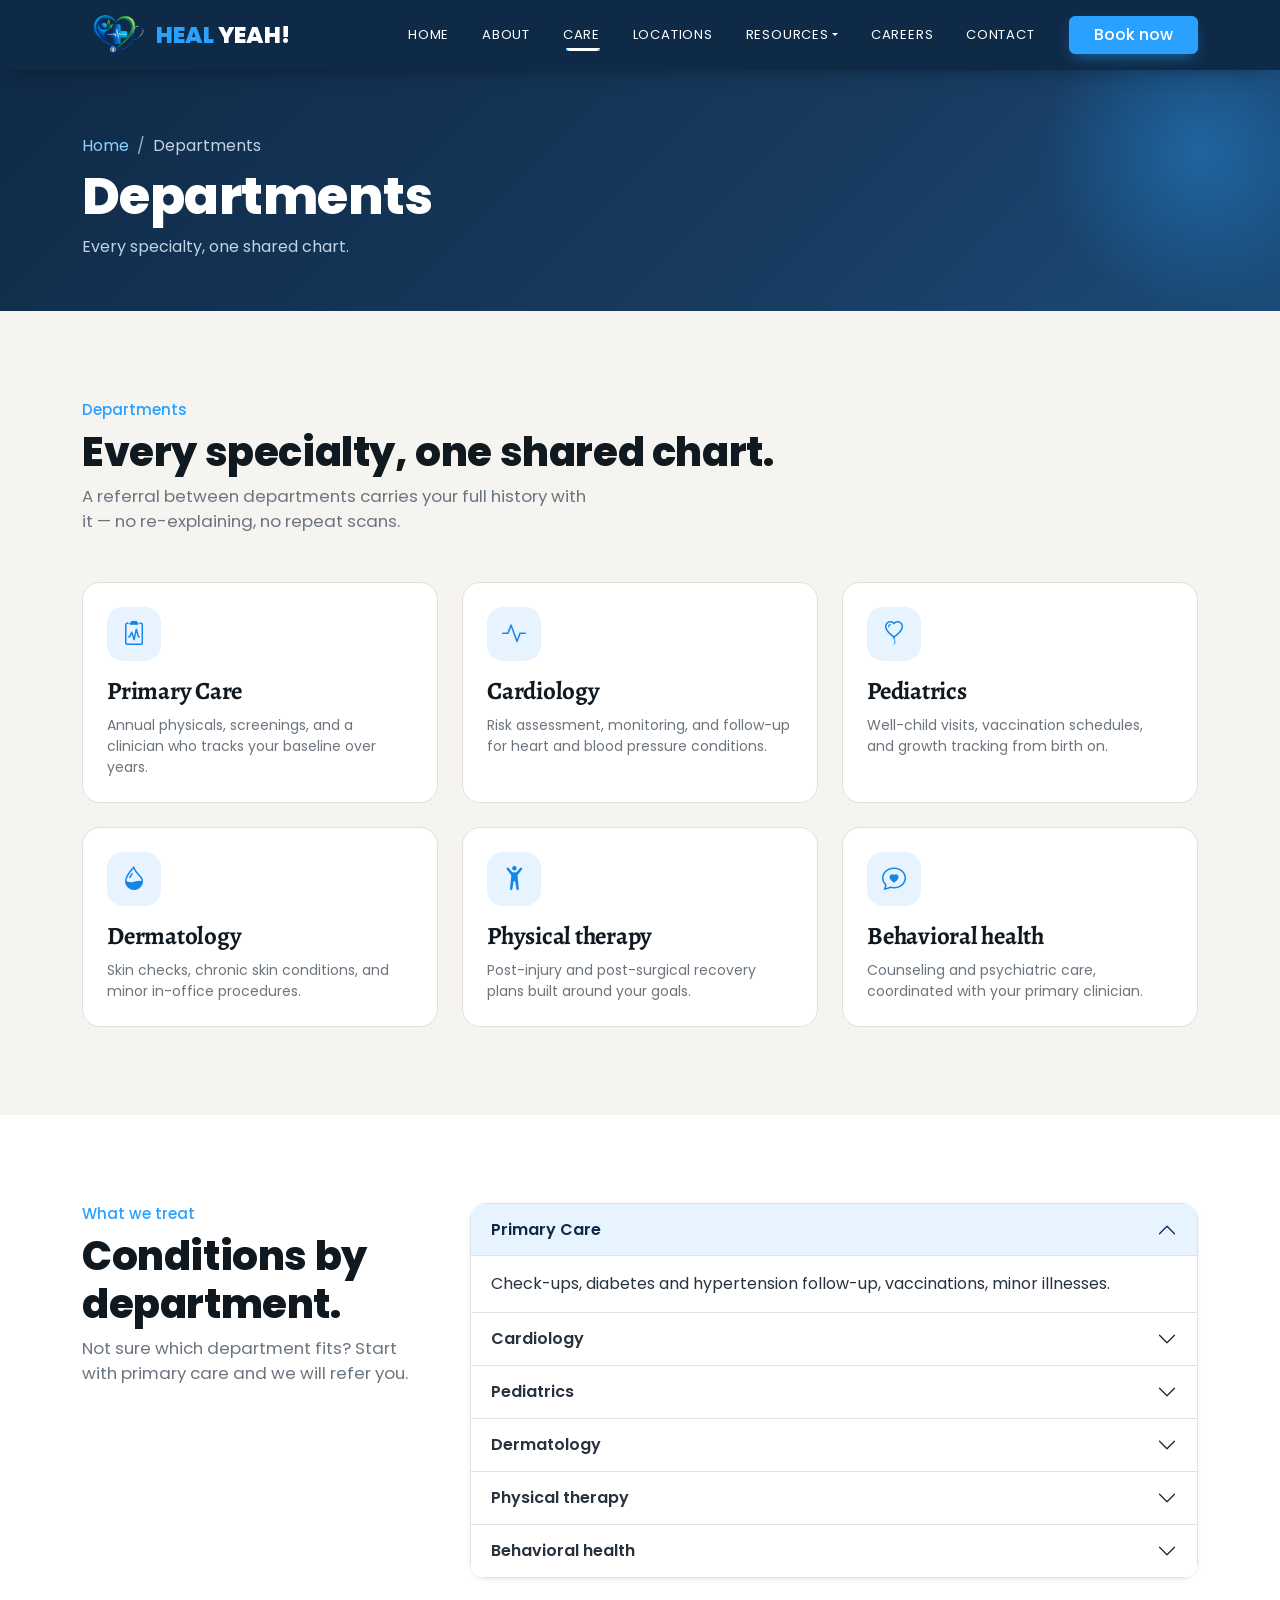
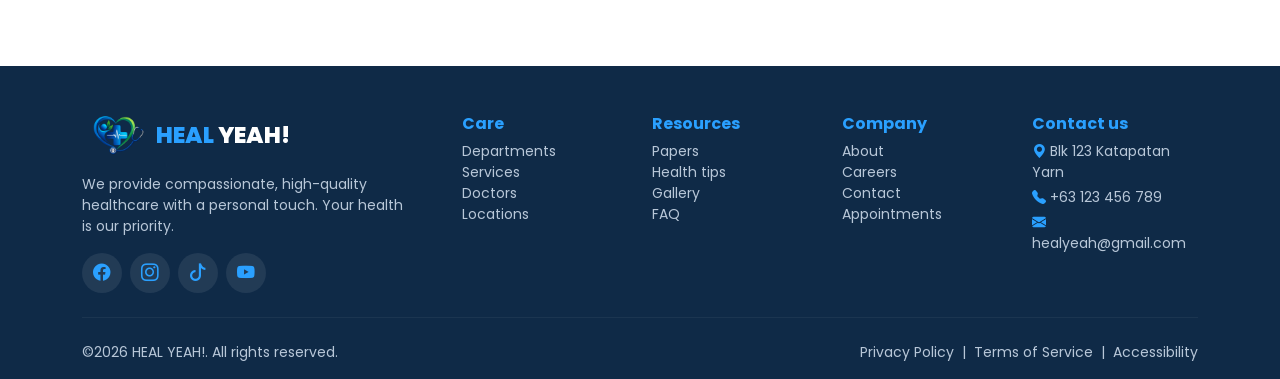
<file: departments.html>
<!doctype html>
<html lang="en">
  <head>
    <meta charset="UTF-8" />
    <meta name="viewport" content="width=device-width, initial-scale=1" />
    <title>Departments | Heal Yeah!</title>
    <link
      href="https://cdn.jsdelivr.net/npm/bootstrap@5.3.3/dist/css/bootstrap.min.css"
      rel="stylesheet"
    />
    <link
      href="https://cdn.jsdelivr.net/npm/bootstrap-icons@1.11.3/font/bootstrap-icons.min.css"
      rel="stylesheet"
    />
    <link rel="preconnect" href="https://fonts.googleapis.com" />
    <link rel="preconnect" href="https://fonts.gstatic.com" crossorigin />
    <link
      href="https://fonts.googleapis.com/css2?family=Alegreya:wght@400;500;700&family=Poppins:wght@400;500;600;700;800&family=Space+Mono:wght@400;700&display=swap"
      rel="stylesheet"
    />
    <link href="style.css" rel="stylesheet" />
  </head>
  <body>
    <nav
      class="navbar navbar-expand-lg sticky-top py-2"
      id="mainNav"
      data-bs-theme="dark"
    >
      <div class="container">
        <a
          class="navbar-brand d-flex align-items-center gap-2"
          href="index.html"
        >
          <img src="other pictures/logo.png" alt="Heal Yeah!" height="44" />
          <span class="brand-word">HEAL <span>YEAH!</span></span></a
        >
        <button
          class="navbar-toggler"
          type="button"
          data-bs-toggle="collapse"
          data-bs-target="#navMenu"
          aria-controls="navMenu"
          aria-expanded="false"
          aria-label="Toggle navigation"
        >
          <span class="navbar-toggler-icon"></span>
        </button>
        <div class="collapse navbar-collapse" id="navMenu">
          <ul class="navbar-nav ms-auto align-items-lg-center gap-lg-1">
            <li class="nav-item">
              <a class="nav-link" href="index.html">Home</a>
            </li>
            <li class="nav-item">
              <a class="nav-link" href="about.html">About</a>
            </li>
            <li class="nav-item dropdown">
              <a
                class="nav-link dropdown-toggle active"
                href="#"
                role="button"
                data-bs-toggle="dropdown"
                aria-expanded="false"
                >Care</a
              >
              <ul class="dropdown-menu">
                <li>
                  <a class="dropdown-item active" href="departments.html"
                    >Departments</a
                  >
                </li>
                <li>
                  <a class="dropdown-item" href="services.html">Services</a>
                </li>
                <li>
                  <a class="dropdown-item" href="doctors.html">Doctors</a>
                </li>
              </ul>
            </li>
            <li class="nav-item">
              <a class="nav-link" href="locations.html">Locations</a>
            </li>
            <li class="nav-item dropdown">
              <a
                class="nav-link dropdown-toggle"
                href="#"
                role="button"
                data-bs-toggle="dropdown"
                aria-expanded="false"
                >Resources</a
              >
              <ul class="dropdown-menu">
                <li><a class="dropdown-item" href="papers.html">Papers</a></li>
                <li>
                  <a class="dropdown-item" href="health-tips.html"
                    >Health tips</a
                  >
                </li>
                <li>
                  <a class="dropdown-item" href="gallery.html">Gallery</a>
                </li>
                <li><a class="dropdown-item" href="faq.html">FAQ</a></li>
              </ul>
            </li>
            <li class="nav-item">
              <a class="nav-link" href="careers.html">Careers</a>
            </li>
            <li class="nav-item">
              <a class="nav-link" href="contact.html">Contact</a>
            </li>
            <li class="nav-item ms-lg-3 mt-2 mt-lg-0">
              <button
                class="btn btn-primary px-4"
                data-bs-toggle="modal"
                data-bs-target="#bookModal"
              >
                Book now
              </button>
            </li>
          </ul>
        </div>
      </div>
    </nav>
    <main>
      <header class="page-hero">
        <div class="container position-relative" style="z-index: 1">
          <nav aria-label="breadcrumb">
            <ol class="breadcrumb mb-2">
              <li class="breadcrumb-item"><a href="index.html">Home</a></li>
              <li class="breadcrumb-item active" aria-current="page">
                Departments
              </li>
            </ol>
          </nav>
          <h1>Departments</h1>
          <p class="mb-0">Every specialty, one shared chart.</p>
        </div>
      </header>
      <section id="departments" class="section bg-cream">
        <div class="container">
          <p class="kicker">Departments</p>
          <h2 class="section-title">Every specialty, one shared chart.</h2>
          <p class="lede mb-5">
            A referral between departments carries your full history with it —
            no re-explaining, no repeat scans.
          </p>
          <div class="row g-4">
            <div class="col-md-6 col-lg-4">
              <div class="card dept-card p-4">
                <div class="dept-icon mb-3">
                  <i class="bi bi-clipboard2-pulse"></i>
                </div>
                <h3>Primary Care</h3>
                <p class="mb-0 small text-secondary">
                  Annual physicals, screenings, and a clinician who tracks your
                  baseline over years.
                </p>
              </div>
            </div>
            <div class="col-md-6 col-lg-4">
              <div class="card dept-card p-4">
                <div class="dept-icon mb-3"><i class="bi bi-activity"></i></div>
                <h3>Cardiology</h3>
                <p class="mb-0 small text-secondary">
                  Risk assessment, monitoring, and follow-up for heart and blood
                  pressure conditions.
                </p>
              </div>
            </div>
            <div class="col-md-6 col-lg-4">
              <div class="card dept-card p-4">
                <div class="dept-icon mb-3">
                  <i class="bi bi-balloon-heart"></i>
                </div>
                <h3>Pediatrics</h3>
                <p class="mb-0 small text-secondary">
                  Well-child visits, vaccination schedules, and growth tracking
                  from birth on.
                </p>
              </div>
            </div>
            <div class="col-md-6 col-lg-4">
              <div class="card dept-card p-4">
                <div class="dept-icon mb-3">
                  <i class="bi bi-droplet-half"></i>
                </div>
                <h3>Dermatology</h3>
                <p class="mb-0 small text-secondary">
                  Skin checks, chronic skin conditions, and minor in-office
                  procedures.
                </p>
              </div>
            </div>
            <div class="col-md-6 col-lg-4">
              <div class="card dept-card p-4">
                <div class="dept-icon mb-3">
                  <i class="bi bi-person-arms-up"></i>
                </div>
                <h3>Physical therapy</h3>
                <p class="mb-0 small text-secondary">
                  Post-injury and post-surgical recovery plans built around your
                  goals.
                </p>
              </div>
            </div>
            <div class="col-md-6 col-lg-4">
              <div class="card dept-card p-4">
                <div class="dept-icon mb-3">
                  <i class="bi bi-chat-heart"></i>
                </div>
                <h3>Behavioral health</h3>
                <p class="mb-0 small text-secondary">
                  Counseling and psychiatric care, coordinated with your primary
                  clinician.
                </p>
              </div>
            </div>
          </div>
        </div>
      </section>

      <section class="section">
        <div class="container">
          <div class="row g-5">
            <div class="col-lg-4">
              <p class="kicker">What we treat</p>
              <h2 class="section-title">Conditions by department.</h2>
              <p class="lede">
                Not sure which department fits? Start with primary care and we
                will refer you.
              </p>
            </div>
            <div class="col-lg-8">
              <div
                class="accordion shadow-sm rounded-4 overflow-hidden"
                id="deptAcc"
              >
                <div class="accordion-item">
                  <h3 class="accordion-header">
                    <button
                      class="accordion-button"
                      type="button"
                      data-bs-toggle="collapse"
                      data-bs-target="#d0"
                    >
                      Primary Care
                    </button>
                  </h3>
                  <div
                    id="d0"
                    class="accordion-collapse collapse show"
                    data-bs-parent="#deptAcc"
                  >
                    <div class="accordion-body">
                      Check-ups, diabetes and hypertension follow-up,
                      vaccinations, minor illnesses.
                    </div>
                  </div>
                </div>
                <div class="accordion-item">
                  <h3 class="accordion-header">
                    <button
                      class="accordion-button collapsed"
                      type="button"
                      data-bs-toggle="collapse"
                      data-bs-target="#d1"
                    >
                      Cardiology
                    </button>
                  </h3>
                  <div
                    id="d1"
                    class="accordion-collapse collapse"
                    data-bs-parent="#deptAcc"
                  >
                    <div class="accordion-body">
                      Chest discomfort, high blood pressure, palpitations,
                      post-heart-attack recovery.
                    </div>
                  </div>
                </div>
                <div class="accordion-item">
                  <h3 class="accordion-header">
                    <button
                      class="accordion-button collapsed"
                      type="button"
                      data-bs-toggle="collapse"
                      data-bs-target="#d2"
                    >
                      Pediatrics
                    </button>
                  </h3>
                  <div
                    id="d2"
                    class="accordion-collapse collapse"
                    data-bs-parent="#deptAcc"
                  >
                    <div class="accordion-body">
                      Newborn care, immunizations, growth concerns, childhood
                      infections.
                    </div>
                  </div>
                </div>
                <div class="accordion-item">
                  <h3 class="accordion-header">
                    <button
                      class="accordion-button collapsed"
                      type="button"
                      data-bs-toggle="collapse"
                      data-bs-target="#d3"
                    >
                      Dermatology
                    </button>
                  </h3>
                  <div
                    id="d3"
                    class="accordion-collapse collapse"
                    data-bs-parent="#deptAcc"
                  >
                    <div class="accordion-body">
                      Acne, eczema, rashes, moles, minor skin procedures.
                    </div>
                  </div>
                </div>
                <div class="accordion-item">
                  <h3 class="accordion-header">
                    <button
                      class="accordion-button collapsed"
                      type="button"
                      data-bs-toggle="collapse"
                      data-bs-target="#d4"
                    >
                      Physical therapy
                    </button>
                  </h3>
                  <div
                    id="d4"
                    class="accordion-collapse collapse"
                    data-bs-parent="#deptAcc"
                  >
                    <div class="accordion-body">
                      Sprains, back pain, post-surgery rehab, sports injuries.
                    </div>
                  </div>
                </div>
                <div class="accordion-item">
                  <h3 class="accordion-header">
                    <button
                      class="accordion-button collapsed"
                      type="button"
                      data-bs-toggle="collapse"
                      data-bs-target="#d5"
                    >
                      Behavioral health
                    </button>
                  </h3>
                  <div
                    id="d5"
                    class="accordion-collapse collapse"
                    data-bs-parent="#deptAcc"
                  >
                    <div class="accordion-body">
                      Anxiety, depression, stress, sleep concerns, counseling.
                    </div>
                  </div>
                </div>
              </div>
            </div>
          </div>
        </div>
      </section>
    </main>
    <footer class="pt-5 pb-3">
      <div class="container">
        <div class="row g-4">
          <div class="col-lg-4">
            <a
              class="d-flex align-items-center gap-2 mb-3 text-decoration-none"
              href="index.html"
            >
              <img src="other pictures/logo.png" alt="Heal Yeah!" height="44" />
              <span class="brand-word">HEAL <span>YEAH!</span></span></a
            >
            <p class="small mb-3" style="max-width: 36ch">
              We provide compassionate, high-quality healthcare with a personal
              touch. Your health is our priority.
            </p>
            <div class="social d-flex gap-2">
              <a href="#" aria-label="Facebook"
                ><i class="bi bi-facebook"></i></a
              ><a href="#" aria-label="Instagram"
                ><i class="bi bi-instagram"></i></a
              ><a href="#" aria-label="TikTok"><i class="bi bi-tiktok"></i></a
              ><a href="#" aria-label="YouTube"
                ><i class="bi bi-youtube"></i
              ></a>
            </div>
          </div>
          <div class="col-6 col-lg-2">
            <h6>Care</h6>
            <ul class="list-unstyled small">
              <li><a href="departments.html">Departments</a></li>
              <li><a href="services.html">Services</a></li>
              <li><a href="doctors.html">Doctors</a></li>
              <li><a href="locations.html">Locations</a></li>
            </ul>
          </div>
          <div class="col-6 col-lg-2">
            <h6>Resources</h6>
            <ul class="list-unstyled small">
              <li><a href="papers.html">Papers</a></li>
              <li><a href="health-tips.html">Health tips</a></li>
              <li><a href="gallery.html">Gallery</a></li>
              <li><a href="faq.html">FAQ</a></li>
            </ul>
          </div>
          <div class="col-6 col-lg-2">
            <h6>Company</h6>
            <ul class="list-unstyled small">
              <li><a href="about.html">About</a></li>
              <li><a href="careers.html">Careers</a></li>
              <li><a href="contact.html">Contact</a></li>
              <li><a href="appointment.html">Appointments</a></li>
            </ul>
          </div>
          <div class="col-6 col-lg-2">
            <h6>Contact us</h6>
            <ul class="list-unstyled small">
              <li class="mb-1">
                <i class="bi bi-geo-alt-fill text-primary me-1"></i>Blk 123
                Katapatan Yarn
              </li>
              <li class="mb-1">
                <i class="bi bi-telephone-fill text-primary me-1"></i>+63 123
                456 789
              </li>
              <li>
                <i class="bi bi-envelope-fill text-primary me-1"></i
                >healyeah@gmail.com
              </li>
            </ul>
          </div>
        </div>
        <hr class="my-4" style="border-color: rgba(255, 255, 255, 0.2)" />
        <div
          class="d-flex flex-column flex-md-row justify-content-between small gap-2"
        >
          <span>©2026 HEAL YEAH!. All rights reserved.</span
          ><span
            ><a href="privacy.html">Privacy Policy</a> &nbsp;|&nbsp;
            <a href="privacy.html#terms">Terms of Service</a> &nbsp;|&nbsp;
            <a href="privacy.html#access">Accessibility</a></span
          >
        </div>
      </div>
    </footer>
    <button
      class="btn btn-primary rounded-circle to-top"
      id="toTop"
      aria-label="Back to top"
    >
      <i class="bi bi-arrow-up"></i>
    </button>
    <div
      class="modal fade"
      id="bookModal"
      tabindex="-1"
      aria-labelledby="bookTitle"
      aria-hidden="true"
    >
      <div class="modal-dialog modal-dialog-centered">
        <div class="modal-content rounded-4">
          <div class="modal-header border-0">
            <h2 class="modal-title h4" id="bookTitle">Book an appointment</h2>
            <button
              type="button"
              class="btn-close"
              data-bs-dismiss="modal"
              aria-label="Close"
            ></button>
          </div>
          <div class="modal-body pt-0">
            <p class="small text-secondary">
              Pick how you'd like to start. A triage nurse can route you in
              under two minutes.
            </p>
            <div class="d-grid gap-2">
              <a href="appointment.html" class="btn btn-primary"
                ><i class="bi bi-pencil-square me-2"></i>Fill out the request
                form</a
              ><a href="tel:+631234567890" class="btn btn-outline-primary"
                ><i class="bi bi-telephone me-2"></i>Call the triage line</a
              >
            </div>
          </div>
        </div>
      </div>
    </div>
    <div
      class="modal fade"
      id="mapModal"
      tabindex="-1"
      aria-labelledby="mapTitle"
      aria-hidden="true"
    >
      <div class="modal-dialog modal-dialog-centered">
        <div class="modal-content rounded-4">
          <div class="modal-header border-0">
            <h2 class="modal-title h5" id="mapTitle">Location</h2>
            <button
              type="button"
              class="btn-close"
              data-bs-dismiss="modal"
              aria-label="Close"
            ></button>
          </div>
          <div class="modal-body pt-0">
            <div class="ratio ratio-16x9 rounded-3 bg-light border">
              <div
                class="d-flex align-items-center justify-content-center text-secondary text-center"
              >
                <span
                  ><i class="bi bi-map fs-1 d-block"></i>Embed a Google Maps
                  iframe here</span
                >
              </div>
            </div>
          </div>
        </div>
      </div>
    </div>
    <div
      class="modal fade"
      id="picModal"
      tabindex="-1"
      aria-labelledby="picTitle"
      aria-hidden="true"
    >
      <div class="modal-dialog modal-dialog-centered modal-lg">
        <div class="modal-content rounded-4">
          <div class="modal-header border-0">
            <h2 class="modal-title h5" id="picTitle">Photo</h2>
            <button
              type="button"
              class="btn-close"
              data-bs-dismiss="modal"
              aria-label="Close"
            ></button>
          </div>
          <div class="modal-body pt-0">
            <div
              class="ratio ratio-16x9 rounded-3 g1 d-flex align-items-center justify-content-center text-white fs-1"
            >
              <i class="bi bi-image"></i>
            </div>
            <p class="small text-secondary mt-2 mb-0" id="picCap"></p>
          </div>
        </div>
      </div>
    </div>
    <div
      class="toast-container position-fixed bottom-0 start-50 translate-middle-x p-3"
    >
      <div
        id="okToast"
        class="toast text-bg-success border-0"
        role="status"
        aria-live="polite"
        aria-atomic="true"
      >
        <div class="d-flex">
          <div class="toast-body" id="toastMsg">Request sent.</div>
          <button
            type="button"
            class="btn-close btn-close-white me-2 m-auto"
            data-bs-dismiss="toast"
            aria-label="Close"
          ></button>
        </div>
      </div>
    </div>
    <script src="https://cdn.jsdelivr.net/npm/bootstrap@5.3.3/dist/js/bootstrap.bundle.min.js"></script>
    <script src="main.js"></script>
  </body>
</html>
</file>
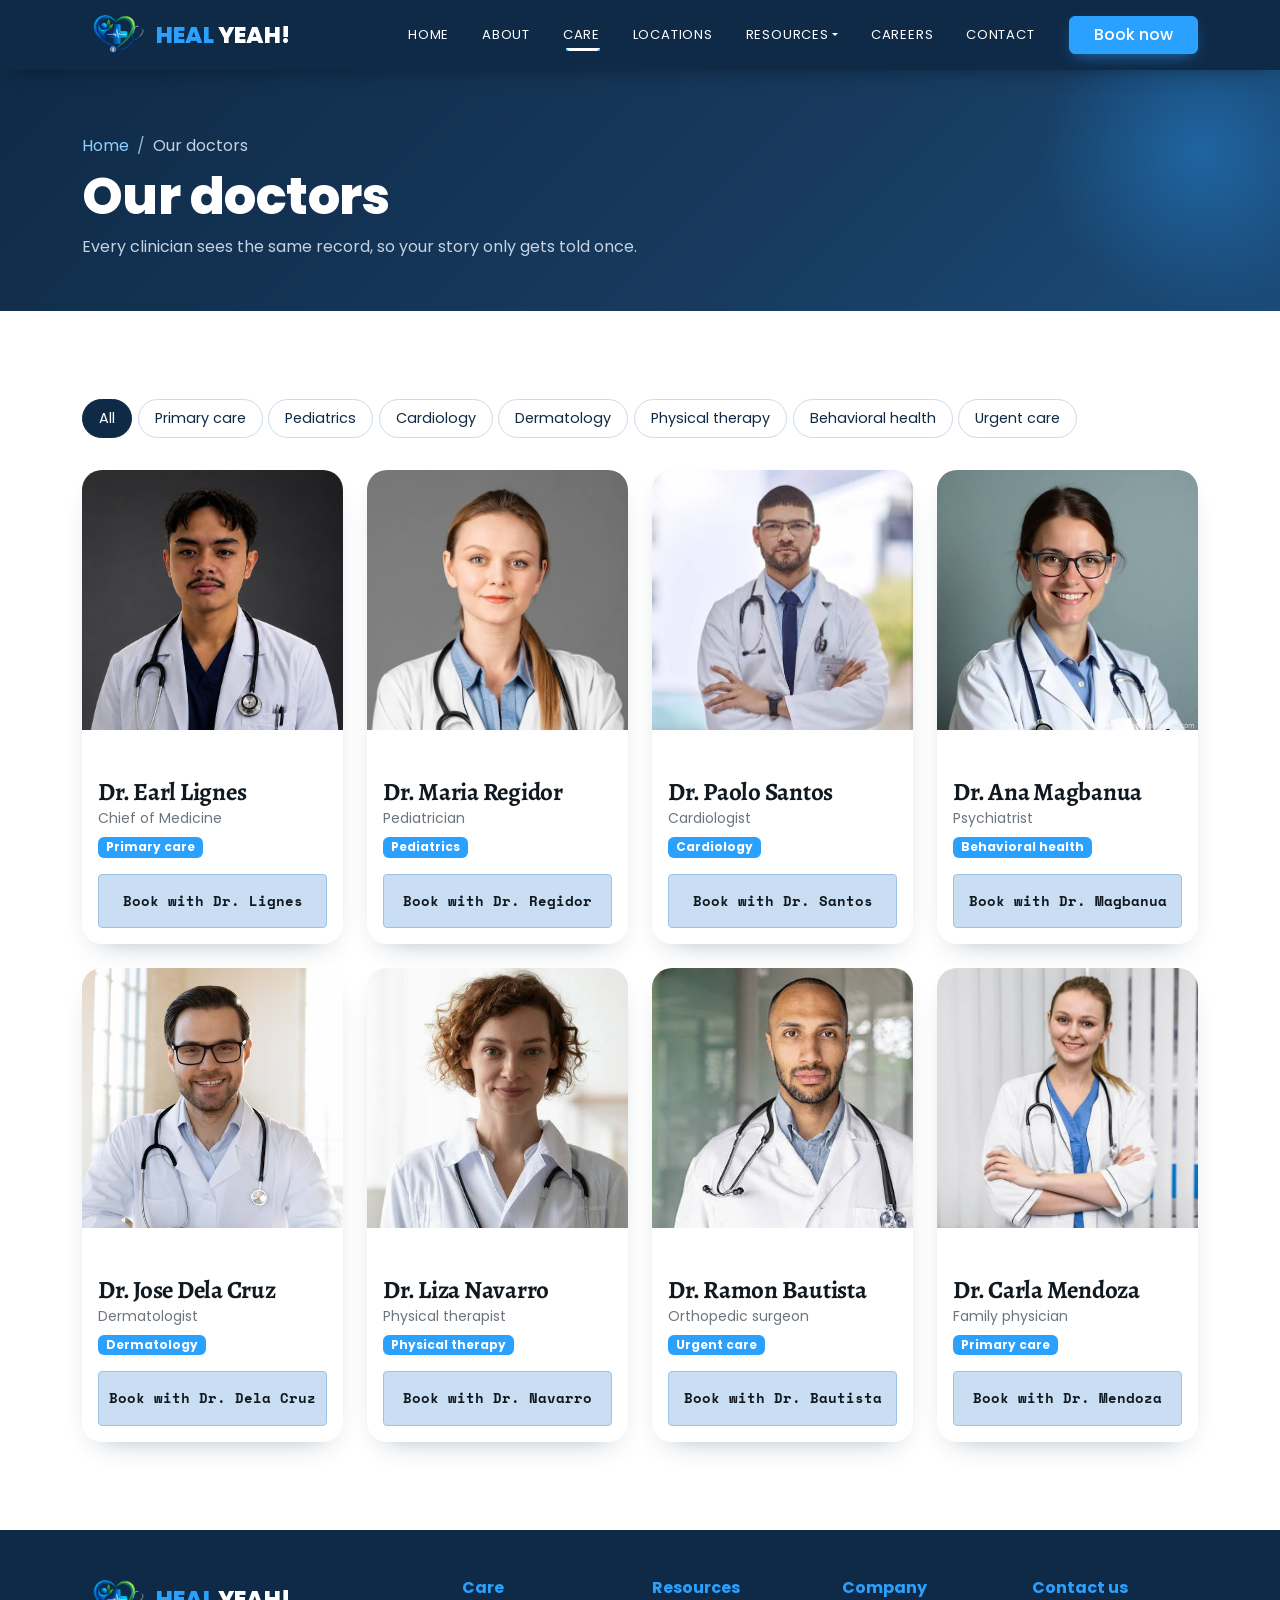
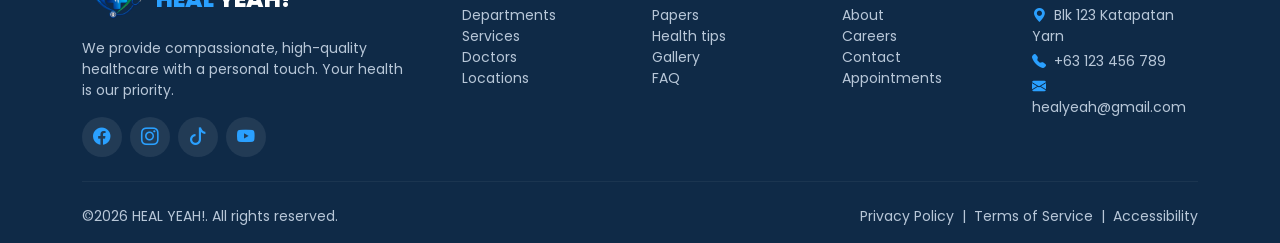
<file: doctors.html>
<!doctype html>
<html lang="en">
  <head>
    <meta charset="UTF-8" />
    <meta name="viewport" content="width=device-width, initial-scale=1" />
    <title>Doctors | Heal Yeah!</title>
    <link
      href="https://cdn.jsdelivr.net/npm/bootstrap@5.3.3/dist/css/bootstrap.min.css"
      rel="stylesheet"
    />
    <link
      href="https://cdn.jsdelivr.net/npm/bootstrap-icons@1.11.3/font/bootstrap-icons.min.css"
      rel="stylesheet"
    />
    <link rel="preconnect" href="https://fonts.googleapis.com" />
    <link rel="preconnect" href="https://fonts.gstatic.com" crossorigin />
    <link
      href="https://fonts.googleapis.com/css2?family=Alegreya:wght@400;500;700&family=Poppins:wght@400;500;600;700;800&family=Space+Mono:wght@400;700&display=swap"
      rel="stylesheet"
    />
    <link href="style.css" rel="stylesheet" />
  </head>

  <body>
    <nav
      class="navbar navbar-expand-lg sticky-top py-2"
      id="mainNav"
      data-bs-theme="dark"
    >
      <div class="container">
        <a
          class="navbar-brand d-flex align-items-center gap-2"
          href="index.html"
        >
          <img src="other pictures/logo.png" alt="Heal Yeah!" height="44" />
          <span class="brand-word">HEAL <span>YEAH!</span></span>
        </a>

        <button
          class="navbar-toggler"
          type="button"
          data-bs-toggle="collapse"
          data-bs-target="#navMenu"
          aria-controls="navMenu"
          aria-expanded="false"
          aria-label="Toggle navigation"
        >
          <span class="navbar-toggler-icon"></span>
        </button>

        <div class="collapse navbar-collapse" id="navMenu">
          <ul class="navbar-nav ms-auto align-items-lg-center gap-lg-1">
            <li class="nav-item">
              <a class="nav-link" href="index.html">Home</a>
            </li>
            <li class="nav-item">
              <a class="nav-link" href="about.html">About</a>
            </li>
            <li class="nav-item dropdown">
              <a
                class="nav-link dropdown-toggle active"
                href="#"
                role="button"
                data-bs-toggle="dropdown"
                aria-expanded="false"
                >Care</a
              >
              <ul class="dropdown-menu">
                <li>
                  <a class="dropdown-item" href="departments.html"
                    >Departments</a
                  >
                </li>
                <li>
                  <a class="dropdown-item" href="services.html">Services</a>
                </li>
                <li>
                  <a class="dropdown-item active" href="doctors.html"
                    >Doctors</a
                  >
                </li>
              </ul>
            </li>
            <li class="nav-item">
              <a class="nav-link" href="locations.html">Locations</a>
            </li>
            <li class="nav-item dropdown">
              <a
                class="nav-link dropdown-toggle"
                href="#"
                role="button"
                data-bs-toggle="dropdown"
                aria-expanded="false"
                >Resources</a
              >
              <ul class="dropdown-menu">
                <li><a class="dropdown-item" href="papers.html">Papers</a></li>
                <li>
                  <a class="dropdown-item" href="health-tips.html"
                    >Health tips</a
                  >
                </li>
                <li>
                  <a class="dropdown-item" href="gallery.html">Gallery</a>
                </li>
                <li><a class="dropdown-item" href="faq.html">FAQ</a></li>
              </ul>
            </li>
            <li class="nav-item">
              <a class="nav-link" href="careers.html">Careers</a>
            </li>
            <li class="nav-item">
              <a class="nav-link" href="contact.html">Contact</a>
            </li>
            <li class="nav-item ms-lg-3 mt-2 mt-lg-0">
              <button
                class="btn btn-primary px-4"
                data-bs-toggle="modal"
                data-bs-target="#bookModal"
              >
                Book now
              </button>
            </li>
          </ul>
        </div>
      </div>
    </nav>

    <main>
      <header class="page-hero">
        <div class="container position-relative" style="z-index: 1">
          <nav aria-label="breadcrumb">
            <ol class="breadcrumb mb-2">
              <li class="breadcrumb-item"><a href="index.html">Home</a></li>
              <li class="breadcrumb-item active" aria-current="page">
                Our doctors
              </li>
            </ol>
          </nav>
          <h1>Our doctors</h1>
          <p class="mb-0">
            Every clinician sees the same record, so your story only gets told
            once.
          </p>
        </div>
      </header>

      <section class="section">
        <div class="container">
          <ul class="nav nav-pills mb-4" id="docFilter">
            <li class="nav-item">
              <button class="nav-link active" data-f="all">All</button>
            </li>
            <li class="nav-item">
              <button class="nav-link" data-f="Primary care">
                Primary care
              </button>
            </li>
            <li class="nav-item">
              <button class="nav-link" data-f="Pediatrics">Pediatrics</button>
            </li>
            <li class="nav-item">
              <button class="nav-link" data-f="Cardiology">Cardiology</button>
            </li>
            <li class="nav-item">
              <button class="nav-link" data-f="Dermatology">Dermatology</button>
            </li>
            <li class="nav-item">
              <button class="nav-link" data-f="Physical therapy">
                Physical therapy
              </button>
            </li>
            <li class="nav-item">
              <button class="nav-link" data-f="Behavioral health">
                Behavioral health
              </button>
            </li>
            <li class="nav-item">
              <button class="nav-link" data-f="Urgent care">Urgent care</button>
            </li>
          </ul>

          <div class="row g-4" id="docGrid">
            <div class="col-sm-6 col-lg-3 doc-item" data-dept="Primary care">
              <div class="card doc-card">
                <div class="doc-photo">
                  <img
                    src="doctors/dr-earl-lignes.jpg"
                    alt="Dr. Earl Lignes"
                    loading="lazy"
                  />
                </div>
                <div class="p-3">
                  <h3 class="mb-0">Dr. Earl Lignes</h3>
                  <p class="small text-secondary mb-2">Chief of Medicine</p>
                  <span class="badge text-bg-primary">Primary care</span>
                  <div class="mt-3">
                    <a
                      href="appointment.html"
                      class="btn btn-sm btn-soft w-100"
                    >
                      Book with Dr. Lignes
                    </a>
                  </div>
                </div>
              </div>
            </div>

            <div class="col-sm-6 col-lg-3 doc-item" data-dept="Pediatrics">
              <div class="card doc-card">
                <div class="doc-photo">
                  <img
                    src="doctors/dr-maria-regidor.jpg"
                    alt="Dr. Maria Regidor"
                    loading="lazy"
                  />
                </div>
                <div class="p-3">
                  <h3 class="mb-0">Dr. Maria Regidor</h3>
                  <p class="small text-secondary mb-2">Pediatrician</p>
                  <span class="badge text-bg-primary">Pediatrics</span>
                  <div class="mt-3">
                    <a
                      href="appointment.html"
                      class="btn btn-sm btn-soft w-100"
                    >
                      Book with Dr. Regidor
                    </a>
                  </div>
                </div>
              </div>
            </div>

            <div class="col-sm-6 col-lg-3 doc-item" data-dept="Cardiology">
              <div class="card doc-card">
                <div class="doc-photo">
                  <img
                    src="doctors/dr-paolo-santos.jpg"
                    alt="Dr. Paolo Santos"
                    loading="lazy"
                  />
                </div>
                <div class="p-3">
                  <h3 class="mb-0">Dr. Paolo Santos</h3>
                  <p class="small text-secondary mb-2">Cardiologist</p>
                  <span class="badge text-bg-primary">Cardiology</span>
                  <div class="mt-3">
                    <a
                      href="appointment.html"
                      class="btn btn-sm btn-soft w-100"
                    >
                      Book with Dr. Santos
                    </a>
                  </div>
                </div>
              </div>
            </div>

            <div
              class="col-sm-6 col-lg-3 doc-item"
              data-dept="Behavioral health"
            >
              <div class="card doc-card">
                <div class="doc-photo">
                  <img
                    src="doctors/dr-ana-magbanua.jpg"
                    alt="Dr. Ana Magbanua"
                    loading="lazy"
                  />
                </div>
                <div class="p-3">
                  <h3 class="mb-0">Dr. Ana Magbanua</h3>
                  <p class="small text-secondary mb-2">Psychiatrist</p>
                  <span class="badge text-bg-primary">Behavioral health</span>
                  <div class="mt-3">
                    <a
                      href="appointment.html"
                      class="btn btn-sm btn-soft w-100"
                    >
                      Book with Dr. Magbanua
                    </a>
                  </div>
                </div>
              </div>
            </div>

            <div class="col-sm-6 col-lg-3 doc-item" data-dept="Dermatology">
              <div class="card doc-card">
                <div class="doc-photo">
                  <img
                    src="doctors/dr-jose-dela-cruz.jpg"
                    alt="Dr. Jose Dela Cruz"
                    loading="lazy"
                  />
                </div>
                <div class="p-3">
                  <h3 class="mb-0">Dr. Jose Dela Cruz</h3>
                  <p class="small text-secondary mb-2">Dermatologist</p>
                  <span class="badge text-bg-primary">Dermatology</span>
                  <div class="mt-3">
                    <a
                      href="appointment.html"
                      class="btn btn-sm btn-soft w-100"
                    >
                      Book with Dr. Dela Cruz
                    </a>
                  </div>
                </div>
              </div>
            </div>

            <div
              class="col-sm-6 col-lg-3 doc-item"
              data-dept="Physical therapy"
            >
              <div class="card doc-card">
                <div class="doc-photo">
                  <img
                    src="doctors/dr-liza-navarro.jpg"
                    alt="Dr. Liza Navarro"
                    loading="lazy"
                  />
                </div>
                <div class="p-3">
                  <h3 class="mb-0">Dr. Liza Navarro</h3>
                  <p class="small text-secondary mb-2">Physical therapist</p>
                  <span class="badge text-bg-primary">Physical therapy</span>
                  <div class="mt-3">
                    <a
                      href="appointment.html"
                      class="btn btn-sm btn-soft w-100"
                    >
                      Book with Dr. Navarro
                    </a>
                  </div>
                </div>
              </div>
            </div>

            <div class="col-sm-6 col-lg-3 doc-item" data-dept="Urgent care">
              <div class="card doc-card">
                <div class="doc-photo">
                  <img
                    src="doctors/dr-ramon-bautista.jpg"
                    alt="Dr. Ramon Bautista"
                    loading="lazy"
                  />
                </div>
                <div class="p-3">
                  <h3 class="mb-0">Dr. Ramon Bautista</h3>
                  <p class="small text-secondary mb-2">Orthopedic surgeon</p>
                  <span class="badge text-bg-primary">Urgent care</span>
                  <div class="mt-3">
                    <a
                      href="appointment.html"
                      class="btn btn-sm btn-soft w-100"
                    >
                      Book with Dr. Bautista
                    </a>
                  </div>
                </div>
              </div>
            </div>

            <div class="col-sm-6 col-lg-3 doc-item" data-dept="Primary care">
              <div class="card doc-card">
                <div class="doc-photo">
                  <img
                    src="doctors/dr-carla-mendoza.jpg"
                    alt="Dr. Carla Mendoza"
                    loading="lazy"
                  />
                </div>
                <div class="p-3">
                  <h3 class="mb-0">Dr. Carla Mendoza</h3>
                  <p class="small text-secondary mb-2">Family physician</p>
                  <span class="badge text-bg-primary">Primary care</span>
                  <div class="mt-3">
                    <a
                      href="appointment.html"
                      class="btn btn-sm btn-soft w-100"
                    >
                      Book with Dr. Mendoza
                    </a>
                  </div>
                </div>
              </div>
            </div>
          </div>
        </div>
      </section>
    </main>

    <footer class="pt-5 pb-3">
      <div class="container">
        <div class="row g-4">
          <div class="col-lg-4">
            <a
              class="d-flex align-items-center gap-2 mb-3 text-decoration-none"
              href="index.html"
            >
              <img src="other pictures/logo.png" alt="Heal Yeah!" height="44" />
              <span class="brand-word">HEAL <span>YEAH!</span></span>
            </a>
            <p class="small mb-3" style="max-width: 36ch">
              We provide compassionate, high-quality healthcare with a personal
              touch. Your health is our priority.
            </p>
            <div class="social d-flex gap-2">
              <a href="#" aria-label="Facebook"
                ><i class="bi bi-facebook"></i
              ></a>
              <a href="#" aria-label="Instagram"
                ><i class="bi bi-instagram"></i
              ></a>
              <a href="#" aria-label="TikTok"><i class="bi bi-tiktok"></i></a>
              <a href="#" aria-label="YouTube"><i class="bi bi-youtube"></i></a>
            </div>
          </div>

          <div class="col-6 col-lg-2">
            <h6>Care</h6>
            <ul class="list-unstyled small">
              <li><a href="departments.html">Departments</a></li>
              <li><a href="services.html">Services</a></li>
              <li><a href="doctors.html">Doctors</a></li>
              <li><a href="locations.html">Locations</a></li>
            </ul>
          </div>

          <div class="col-6 col-lg-2">
            <h6>Resources</h6>
            <ul class="list-unstyled small">
              <li><a href="papers.html">Papers</a></li>
              <li><a href="health-tips.html">Health tips</a></li>
              <li><a href="gallery.html">Gallery</a></li>
              <li><a href="faq.html">FAQ</a></li>
            </ul>
          </div>

          <div class="col-6 col-lg-2">
            <h6>Company</h6>
            <ul class="list-unstyled small">
              <li><a href="about.html">About</a></li>
              <li><a href="careers.html">Careers</a></li>
              <li><a href="contact.html">Contact</a></li>
              <li><a href="appointment.html">Appointments</a></li>
            </ul>
          </div>

          <div class="col-6 col-lg-2">
            <h6>Contact us</h6>
            <ul class="list-unstyled small">
              <li class="mb-1">
                <i class="bi bi-geo-alt-fill text-primary me-1"></i>
                Blk 123 Katapatan Yarn
              </li>
              <li class="mb-1">
                <i class="bi bi-telephone-fill text-primary me-1"></i>
                +63 123 456 789
              </li>
              <li>
                <i class="bi bi-envelope-fill text-primary me-1"></i>
                healyeah@gmail.com
              </li>
            </ul>
          </div>
        </div>

        <hr class="my-4" style="border-color: rgba(255, 255, 255, 0.2)" />

        <div
          class="d-flex flex-column flex-md-row justify-content-between small gap-2"
        >
          <span>©2026 HEAL YEAH!. All rights reserved.</span>
          <span>
            <a href="privacy.html">Privacy Policy</a> &nbsp;|&nbsp;
            <a href="privacy.html#terms">Terms of Service</a> &nbsp;|&nbsp;
            <a href="privacy.html#access">Accessibility</a>
          </span>
        </div>
      </div>
    </footer>

    <button
      class="btn btn-primary rounded-circle to-top"
      id="toTop"
      aria-label="Back to top"
    >
      <i class="bi bi-arrow-up"></i>
    </button>

    <div
      class="modal fade"
      id="bookModal"
      tabindex="-1"
      aria-labelledby="bookTitle"
      aria-hidden="true"
    >
      <div class="modal-dialog modal-dialog-centered">
        <div class="modal-content rounded-4">
          <div class="modal-header border-0">
            <h2 class="modal-title h4" id="bookTitle">Book an appointment</h2>
            <button
              type="button"
              class="btn-close"
              data-bs-dismiss="modal"
              aria-label="Close"
            ></button>
          </div>
          <div class="modal-body pt-0">
            <p class="small text-secondary">
              Pick how you'd like to start. A triage nurse can route you in
              under two minutes.
            </p>
            <div class="d-grid gap-2">
              <a href="appointment.html" class="btn btn-primary">
                <i class="bi bi-pencil-square me-2"></i>Fill out the request
                form
              </a>
              <a href="tel:+631234567890" class="btn btn-outline-primary">
                <i class="bi bi-telephone me-2"></i>Call the triage line
              </a>
            </div>
          </div>
        </div>
      </div>
    </div>

    <div
      class="modal fade"
      id="mapModal"
      tabindex="-1"
      aria-labelledby="mapTitle"
      aria-hidden="true"
    >
      <div class="modal-dialog modal-dialog-centered">
        <div class="modal-content rounded-4">
          <div class="modal-header border-0">
            <h2 class="modal-title h5" id="mapTitle">Location</h2>
            <button
              type="button"
              class="btn-close"
              data-bs-dismiss="modal"
              aria-label="Close"
            ></button>
          </div>
          <div class="modal-body pt-0">
            <div class="ratio ratio-16x9 rounded-3 bg-light border">
              <div
                class="d-flex align-items-center justify-content-center text-secondary text-center"
              >
                <span>
                  <i class="bi bi-map fs-1 d-block"></i>
                  Embed a Google Maps iframe here
                </span>
              </div>
            </div>
          </div>
        </div>
      </div>
    </div>

    <div
      class="modal fade"
      id="picModal"
      tabindex="-1"
      aria-labelledby="picTitle"
      aria-hidden="true"
    >
      <div class="modal-dialog modal-dialog-centered modal-lg">
        <div class="modal-content rounded-4">
          <div class="modal-header border-0">
            <h2 class="modal-title h5" id="picTitle">Photo</h2>
            <button
              type="button"
              class="btn-close"
              data-bs-dismiss="modal"
              aria-label="Close"
            ></button>
          </div>
          <div class="modal-body pt-0">
            <div
              class="ratio ratio-16x9 rounded-3 g1 d-flex align-items-center justify-content-center text-white fs-1"
            >
              <i class="bi bi-image"></i>
            </div>
            <p class="small text-secondary mt-2 mb-0" id="picCap"></p>
          </div>
        </div>
      </div>
    </div>

    <div
      class="toast-container position-fixed bottom-0 start-50 translate-middle-x p-3"
    >
      <div
        id="okToast"
        class="toast text-bg-success border-0"
        role="status"
        aria-live="polite"
        aria-atomic="true"
      >
        <div class="d-flex">
          <div class="toast-body" id="toastMsg">Request sent.</div>
          <button
            type="button"
            class="btn-close btn-close-white me-2 m-auto"
            data-bs-dismiss="toast"
            aria-label="Close"
          ></button>
        </div>
      </div>
    </div>

    <script src="https://cdn.jsdelivr.net/npm/bootstrap@5.3.3/dist/js/bootstrap.bundle.min.js"></script>
    <script src="main.js"></script>
  </body>
</html>
</file>
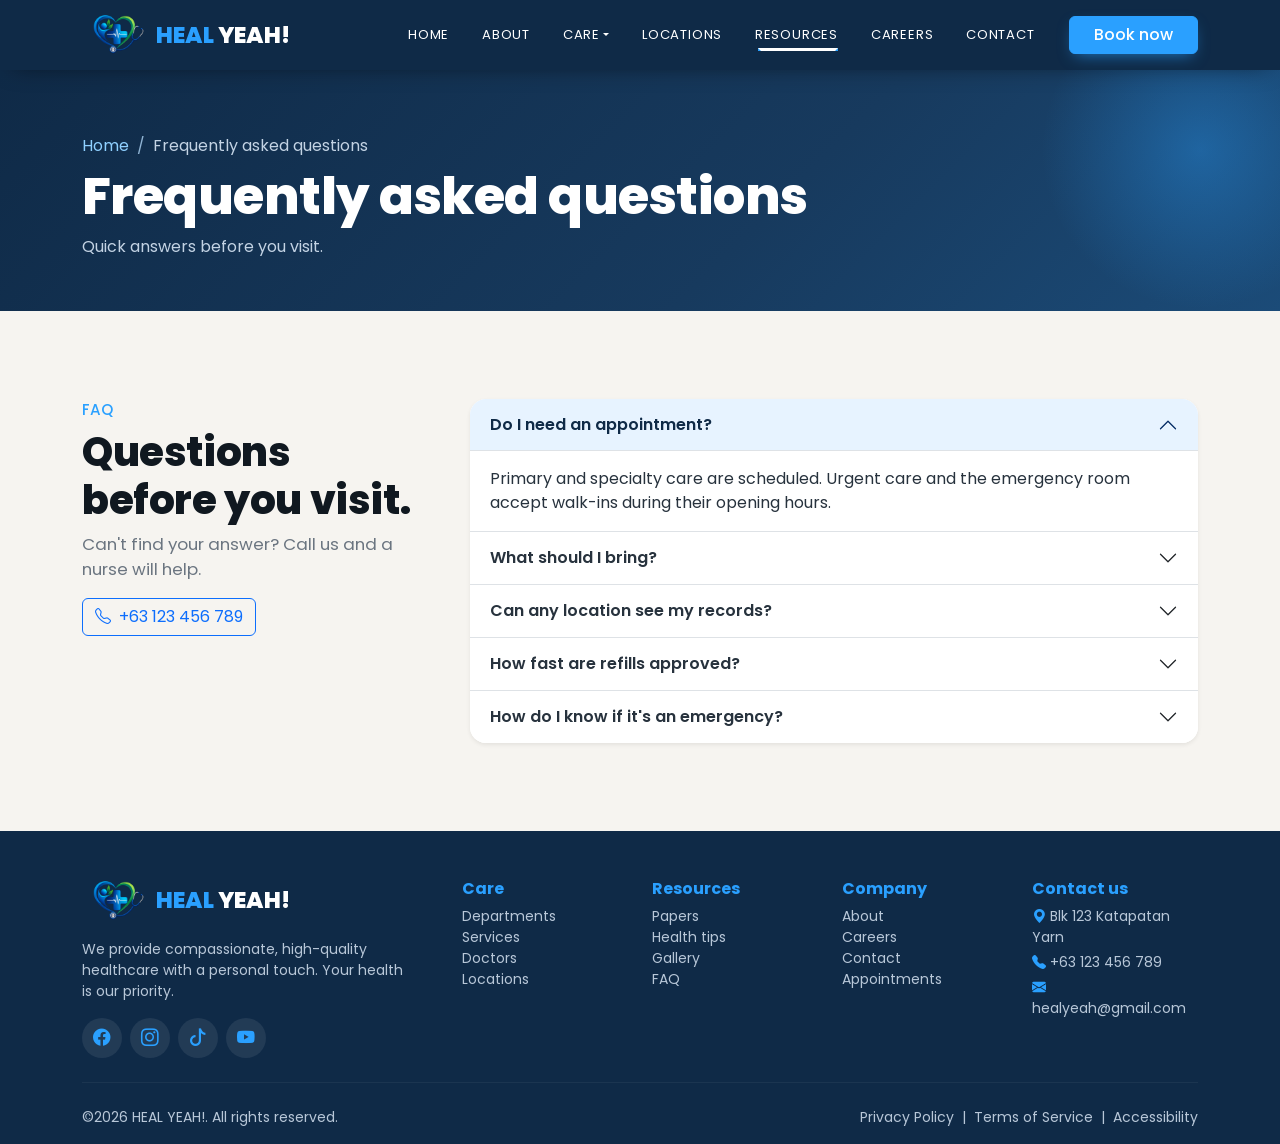
<file: faq.html>
<!doctype html>
<html lang="en">
  <head>
    <meta charset="UTF-8" />
    <meta name="viewport" content="width=device-width, initial-scale=1" />
    <title>FAQ | Heal Yeah!</title>
    <link
      href="https://cdn.jsdelivr.net/npm/bootstrap@5.3.3/dist/css/bootstrap.min.css"
      rel="stylesheet"
    />
    <link
      href="https://cdn.jsdelivr.net/npm/bootstrap-icons@1.11.3/font/bootstrap-icons.min.css"
      rel="stylesheet"
    />
    <link rel="preconnect" href="https://fonts.googleapis.com" />
    <link rel="preconnect" href="https://fonts.gstatic.com" crossorigin />
    <link
      href="https://fonts.googleapis.com/css2?family=Alegreya:wght@400;500;700&family=Poppins:wght@400;500;600;700;800&family=Space+Mono:wght@400;700&display=swap"
      rel="stylesheet"
    />
    <link href="style.css" rel="stylesheet" />
  </head>
  <body>
    <nav
      class="navbar navbar-expand-lg sticky-top py-2"
      id="mainNav"
      data-bs-theme="dark"
    >
      <div class="container">
        <a
          class="navbar-brand d-flex align-items-center gap-2"
          href="index.html"
        >
          <img src="other pictures/logo.png" alt="Heal Yeah!" height="44" />
          <span class="brand-word">HEAL <span>YEAH!</span></span>
        </a>
        <button
          class="navbar-toggler"
          type="button"
          data-bs-toggle="collapse"
          data-bs-target="#navMenu"
          aria-controls="navMenu"
          aria-expanded="false"
          aria-label="Toggle navigation"
        >
          <span class="navbar-toggler-icon"></span>
        </button>
        <div class="collapse navbar-collapse" id="navMenu">
          <ul class="navbar-nav ms-auto align-items-lg-center gap-lg-1">
            <li class="nav-item">
              <a class="nav-link" href="index.html">Home</a>
            </li>
            <li class="nav-item">
              <a class="nav-link" href="about.html">About</a>
            </li>
            <li class="nav-item dropdown">
              <a
                class="nav-link dropdown-toggle"
                href="#"
                role="button"
                data-bs-toggle="dropdown"
                aria-expanded="false"
                >Care</a
              >
              <ul class="dropdown-menu">
                <li>
                  <a class="dropdown-item" href="departments.html"
                    >Departments</a
                  >
                </li>
                <li>
                  <a class="dropdown-item" href="services.html">Services</a>
                </li>
                <li>
                  <a class="dropdown-item" href="doctors.html">Doctors</a>
                </li>
              </ul>
            </li>
            <li class="nav-item">
              <a class="nav-link" href="locations.html">Locations</a>
            </li>
            <li class="nav-item dropdown">
              <a
                class="nav-link dropdown-toggle active"
                href="#"
                role="button"
                data-bs-toggle="dropdown"
                aria-expanded="false"
                >Resources</a
              >
              <ul class="dropdown-menu">
                <li><a class="dropdown-item" href="papers.html">Papers</a></li>
                <li>
                  <a class="dropdown-item" href="health-tips.html"
                    >Health tips</a
                  >
                </li>
                <li>
                  <a class="dropdown-item" href="gallery.html">Gallery</a>
                </li>
                <li><a class="dropdown-item active" href="faq.html">FAQ</a></li>
              </ul>
            </li>
            <li class="nav-item">
              <a class="nav-link" href="careers.html">Careers</a>
            </li>
            <li class="nav-item">
              <a class="nav-link" href="contact.html">Contact</a>
            </li>
            <li class="nav-item ms-lg-3 mt-2 mt-lg-0">
              <button
                class="btn btn-primary px-4"
                data-bs-toggle="modal"
                data-bs-target="#bookModal"
              >
                Book now
              </button>
            </li>
          </ul>
        </div>
      </div>
    </nav>
    <main>
      <header class="page-hero">
        <div class="container position-relative" style="z-index: 1">
          <nav aria-label="breadcrumb">
            <ol class="breadcrumb mb-2">
              <li class="breadcrumb-item"><a href="index.html">Home</a></li>
              <li class="breadcrumb-item active" aria-current="page">
                Frequently asked questions
              </li>
            </ol>
          </nav>
          <h1>Frequently asked questions</h1>
          <p class="mb-0">Quick answers before you visit.</p>
        </div>
      </header>
      <section id="faq" class="section bg-cream">
        <div class="container">
          <div class="row g-5">
            <div class="col-lg-4">
              <p class="kicker">FAQ</p>
              <h2 class="section-title">Questions before you visit.</h2>
              <p class="lede">
                Can't find your answer? Call us and a nurse will help.
              </p>
              <a href="tel:+631234567890" class="btn btn-outline-primary"
                ><i class="bi bi-telephone me-2"></i>+63 123 456 789</a
              >
            </div>
            <div class="col-lg-8">
              <div
                class="accordion accordion-flush rounded-4 overflow-hidden shadow-sm"
                id="faqAcc"
              >
                <div class="accordion-item">
                  <h3 class="accordion-header">
                    <button
                      class="accordion-button"
                      type="button"
                      data-bs-toggle="collapse"
                      data-bs-target="#f1"
                    >
                      Do I need an appointment?
                    </button>
                  </h3>
                  <div
                    id="f1"
                    class="accordion-collapse collapse show"
                    data-bs-parent="#faqAcc"
                  >
                    <div class="accordion-body">
                      Primary and specialty care are scheduled. Urgent care and
                      the emergency room accept walk-ins during their opening
                      hours.
                    </div>
                  </div>
                </div>
                <div class="accordion-item">
                  <h3 class="accordion-header">
                    <button
                      class="accordion-button collapsed"
                      type="button"
                      data-bs-toggle="collapse"
                      data-bs-target="#f2"
                    >
                      What should I bring?
                    </button>
                  </h3>
                  <div
                    id="f2"
                    class="accordion-collapse collapse"
                    data-bs-parent="#faqAcc"
                  >
                    <div class="accordion-body">
                      A valid ID, your insurance card if you have one, and a
                      list of your current medications.
                    </div>
                  </div>
                </div>
                <div class="accordion-item">
                  <h3 class="accordion-header">
                    <button
                      class="accordion-button collapsed"
                      type="button"
                      data-bs-toggle="collapse"
                      data-bs-target="#f3"
                    >
                      Can any location see my records?
                    </button>
                  </h3>
                  <div
                    id="f3"
                    class="accordion-collapse collapse"
                    data-bs-parent="#faqAcc"
                  >
                    <div class="accordion-body">
                      Yes. All four facilities share one chart, so referrals
                      carry your full history with them.
                    </div>
                  </div>
                </div>
                <div class="accordion-item">
                  <h3 class="accordion-header">
                    <button
                      class="accordion-button collapsed"
                      type="button"
                      data-bs-toggle="collapse"
                      data-bs-target="#f4"
                    >
                      How fast are refills approved?
                    </button>
                  </h3>
                  <div
                    id="f4"
                    class="accordion-collapse collapse"
                    data-bs-parent="#faqAcc"
                  >
                    <div class="accordion-body">
                      Most refill requests sent through the portal are approved
                      within a day.
                    </div>
                  </div>
                </div>
                <div class="accordion-item">
                  <h3 class="accordion-header">
                    <button
                      class="accordion-button collapsed"
                      type="button"
                      data-bs-toggle="collapse"
                      data-bs-target="#f5"
                    >
                      How do I know if it's an emergency?
                    </button>
                  </h3>
                  <div
                    id="f5"
                    class="accordion-collapse collapse"
                    data-bs-parent="#faqAcc"
                  >
                    <div class="accordion-body">
                      Chest pain, trouble breathing, signs of stroke, severe
                      bleeding, or loss of consciousness need emergency care.
                      Call your local emergency number right away.
                    </div>
                  </div>
                </div>
              </div>
            </div>
          </div>
        </div>
      </section>
    </main>
    <footer class="pt-5 pb-3">
      <div class="container">
        <div class="row g-4">
          <div class="col-lg-4">
            <a
              class="d-flex align-items-center gap-2 mb-3 text-decoration-none"
              href="index.html"
            >
              <img src="other pictures/logo.png" alt="Heal Yeah!" height="44" />
              <span class="brand-word">HEAL <span>YEAH!</span></span></a
            >
            <p class="small mb-3" style="max-width: 36ch">
              We provide compassionate, high-quality healthcare with a personal
              touch. Your health is our priority.
            </p>
            <div class="social d-flex gap-2">
              <a href="#" aria-label="Facebook"
                ><i class="bi bi-facebook"></i></a
              ><a href="#" aria-label="Instagram"
                ><i class="bi bi-instagram"></i></a
              ><a href="#" aria-label="TikTok"><i class="bi bi-tiktok"></i></a
              ><a href="#" aria-label="YouTube"
                ><i class="bi bi-youtube"></i
              ></a>
            </div>
          </div>
          <div class="col-6 col-lg-2">
            <h6>Care</h6>
            <ul class="list-unstyled small">
              <li><a href="departments.html">Departments</a></li>
              <li><a href="services.html">Services</a></li>
              <li><a href="doctors.html">Doctors</a></li>
              <li><a href="locations.html">Locations</a></li>
            </ul>
          </div>
          <div class="col-6 col-lg-2">
            <h6>Resources</h6>
            <ul class="list-unstyled small">
              <li><a href="papers.html">Papers</a></li>
              <li><a href="health-tips.html">Health tips</a></li>
              <li><a href="gallery.html">Gallery</a></li>
              <li><a href="faq.html">FAQ</a></li>
            </ul>
          </div>
          <div class="col-6 col-lg-2">
            <h6>Company</h6>
            <ul class="list-unstyled small">
              <li><a href="about.html">About</a></li>
              <li><a href="careers.html">Careers</a></li>
              <li><a href="contact.html">Contact</a></li>
              <li><a href="appointment.html">Appointments</a></li>
            </ul>
          </div>
          <div class="col-6 col-lg-2">
            <h6>Contact us</h6>
            <ul class="list-unstyled small">
              <li class="mb-1">
                <i class="bi bi-geo-alt-fill text-primary me-1"></i>Blk 123
                Katapatan Yarn
              </li>
              <li class="mb-1">
                <i class="bi bi-telephone-fill text-primary me-1"></i>+63 123
                456 789
              </li>
              <li>
                <i class="bi bi-envelope-fill text-primary me-1"></i
                >healyeah@gmail.com
              </li>
            </ul>
          </div>
        </div>
        <hr class="my-4" style="border-color: rgba(255, 255, 255, 0.2)" />
        <div
          class="d-flex flex-column flex-md-row justify-content-between small gap-2"
        >
          <span>©2026 HEAL YEAH!. All rights reserved.</span
          ><span
            ><a href="privacy.html">Privacy Policy</a> &nbsp;|&nbsp;
            <a href="privacy.html#terms">Terms of Service</a> &nbsp;|&nbsp;
            <a href="privacy.html#access">Accessibility</a></span
          >
        </div>
      </div>
    </footer>
    <button
      class="btn btn-primary rounded-circle to-top"
      id="toTop"
      aria-label="Back to top"
    >
      <i class="bi bi-arrow-up"></i>
    </button>
    <div
      class="modal fade"
      id="bookModal"
      tabindex="-1"
      aria-labelledby="bookTitle"
      aria-hidden="true"
    >
      <div class="modal-dialog modal-dialog-centered">
        <div class="modal-content rounded-4">
          <div class="modal-header border-0">
            <h2 class="modal-title h4" id="bookTitle">Book an appointment</h2>
            <button
              type="button"
              class="btn-close"
              data-bs-dismiss="modal"
              aria-label="Close"
            ></button>
          </div>
          <div class="modal-body pt-0">
            <p class="small text-secondary">
              Pick how you'd like to start. A triage nurse can route you in
              under two minutes.
            </p>
            <div class="d-grid gap-2">
              <a href="appointment.html" class="btn btn-primary"
                ><i class="bi bi-pencil-square me-2"></i>Fill out the request
                form</a
              ><a href="tel:+631234567890" class="btn btn-outline-primary"
                ><i class="bi bi-telephone me-2"></i>Call the triage line</a
              >
            </div>
          </div>
        </div>
      </div>
    </div>
    <div
      class="modal fade"
      id="mapModal"
      tabindex="-1"
      aria-labelledby="mapTitle"
      aria-hidden="true"
    >
      <div class="modal-dialog modal-dialog-centered">
        <div class="modal-content rounded-4">
          <div class="modal-header border-0">
            <h2 class="modal-title h5" id="mapTitle">Location</h2>
            <button
              type="button"
              class="btn-close"
              data-bs-dismiss="modal"
              aria-label="Close"
            ></button>
          </div>
          <div class="modal-body pt-0">
            <div class="ratio ratio-16x9 rounded-3 bg-light border">
              <div
                class="d-flex align-items-center justify-content-center text-secondary text-center"
              >
                <span
                  ><i class="bi bi-map fs-1 d-block"></i>Embed a Google Maps
                  iframe here</span
                >
              </div>
            </div>
          </div>
        </div>
      </div>
    </div>
    <div
      class="modal fade"
      id="picModal"
      tabindex="-1"
      aria-labelledby="picTitle"
      aria-hidden="true"
    >
      <div class="modal-dialog modal-dialog-centered modal-lg">
        <div class="modal-content rounded-4">
          <div class="modal-header border-0">
            <h2 class="modal-title h5" id="picTitle">Photo</h2>
            <button
              type="button"
              class="btn-close"
              data-bs-dismiss="modal"
              aria-label="Close"
            ></button>
          </div>
          <div class="modal-body pt-0">
            <div
              class="ratio ratio-16x9 rounded-3 g1 d-flex align-items-center justify-content-center text-white fs-1"
            >
              <i class="bi bi-image"></i>
            </div>
            <p class="small text-secondary mt-2 mb-0" id="picCap"></p>
          </div>
        </div>
      </div>
    </div>
    <div
      class="toast-container position-fixed bottom-0 start-50 translate-middle-x p-3"
    >
      <div
        id="okToast"
        class="toast text-bg-success border-0"
        role="status"
        aria-live="polite"
        aria-atomic="true"
      >
        <div class="d-flex">
          <div class="toast-body" id="toastMsg">Request sent.</div>
          <button
            type="button"
            class="btn-close btn-close-white me-2 m-auto"
            data-bs-dismiss="toast"
            aria-label="Close"
          ></button>
        </div>
      </div>
    </div>
    <script src="https://cdn.jsdelivr.net/npm/bootstrap@5.3.3/dist/js/bootstrap.bundle.min.js"></script>
    <script src="main.js"></script>
  </body>
</html>
</file>
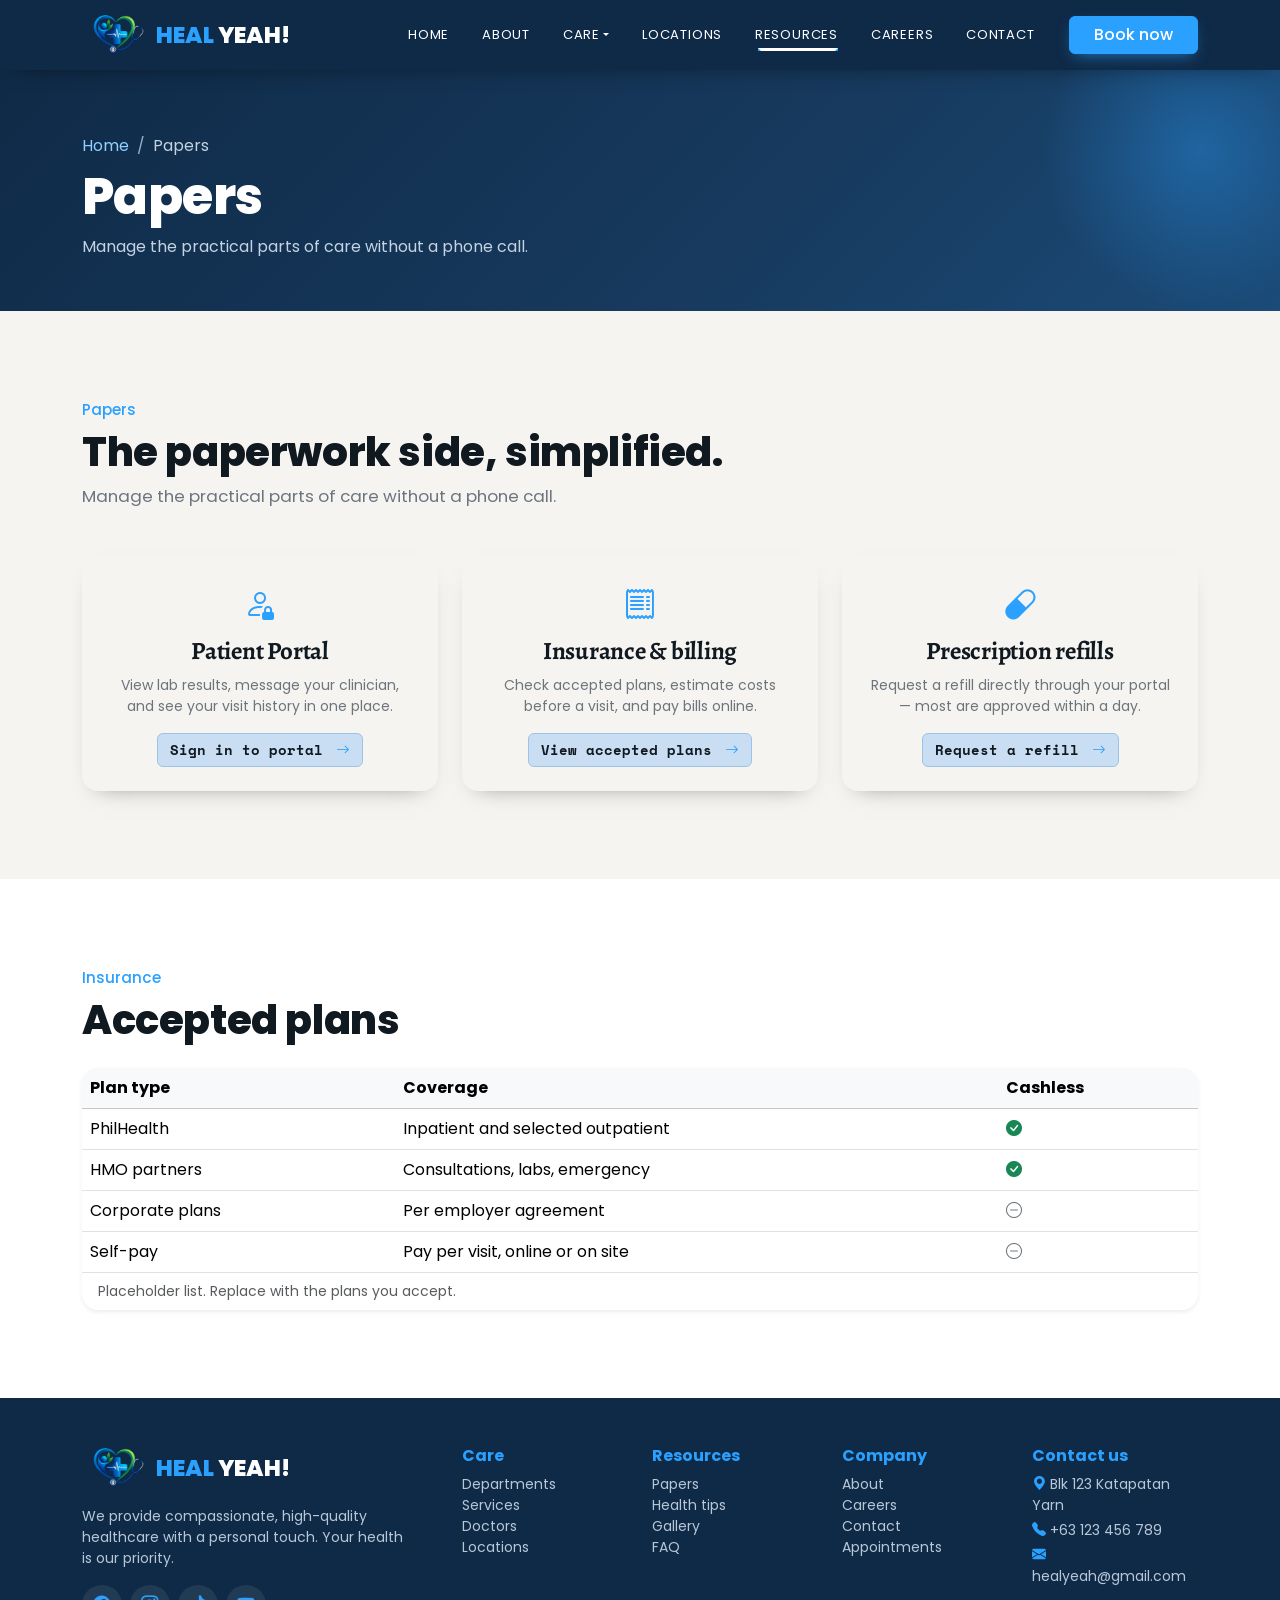
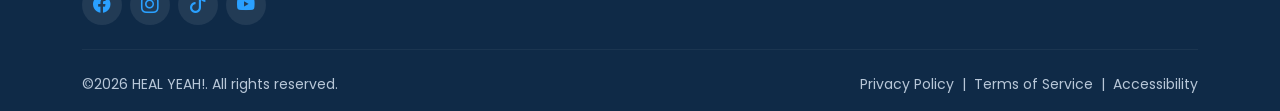
<file: papers.html>
<!doctype html>
<html lang="en">
  <head>
    <meta charset="UTF-8" />
    <meta name="viewport" content="width=device-width, initial-scale=1" />
    <title>Papers | Heal Yeah!</title>
    <link
      href="https://cdn.jsdelivr.net/npm/bootstrap@5.3.3/dist/css/bootstrap.min.css"
      rel="stylesheet"
    />
    <link
      href="https://cdn.jsdelivr.net/npm/bootstrap-icons@1.11.3/font/bootstrap-icons.min.css"
      rel="stylesheet"
    />
    <link rel="preconnect" href="https://fonts.googleapis.com" />
    <link rel="preconnect" href="https://fonts.gstatic.com" crossorigin />
    <link
      href="https://fonts.googleapis.com/css2?family=Alegreya:wght@400;500;700&family=Poppins:wght@400;500;600;700;800&family=Space+Mono:wght@400;700&display=swap"
      rel="stylesheet"
    />
    <link href="style.css" rel="stylesheet" />
  </head>
  <body>
    <nav
      class="navbar navbar-expand-lg sticky-top py-2"
      id="mainNav"
      data-bs-theme="dark"
    >
      <div class="container">
        <a
          class="navbar-brand d-flex align-items-center gap-2"
          href="index.html"
        >
          <img src="other pictures/logo.png" alt="Heal Yeah!" height="44" />
          <span class="brand-word">HEAL <span>YEAH!</span></span>
        </a>
        <button
          class="navbar-toggler"
          type="button"
          data-bs-toggle="collapse"
          data-bs-target="#navMenu"
          aria-controls="navMenu"
          aria-expanded="false"
          aria-label="Toggle navigation"
        >
          <span class="navbar-toggler-icon"></span>
        </button>
        <div class="collapse navbar-collapse" id="navMenu">
          <ul class="navbar-nav ms-auto align-items-lg-center gap-lg-1">
            <li class="nav-item">
              <a class="nav-link" href="index.html">Home</a>
            </li>
            <li class="nav-item">
              <a class="nav-link" href="about.html">About</a>
            </li>
            <li class="nav-item dropdown">
              <a
                class="nav-link dropdown-toggle"
                href="#"
                role="button"
                data-bs-toggle="dropdown"
                aria-expanded="false"
                >Care</a
              >
              <ul class="dropdown-menu">
                <li>
                  <a class="dropdown-item" href="departments.html"
                    >Departments</a
                  >
                </li>
                <li>
                  <a class="dropdown-item" href="services.html">Services</a>
                </li>
                <li>
                  <a class="dropdown-item" href="doctors.html">Doctors</a>
                </li>
              </ul>
            </li>
            <li class="nav-item">
              <a class="nav-link" href="locations.html">Locations</a>
            </li>
            <li class="nav-item dropdown">
              <a
                class="nav-link dropdown-toggle active"
                href="#"
                role="button"
                data-bs-toggle="dropdown"
                aria-expanded="false"
                >Resources</a
              >
              <ul class="dropdown-menu">
                <li>
                  <a class="dropdown-item active" href="papers.html">Papers</a>
                </li>
                <li>
                  <a class="dropdown-item" href="health-tips.html"
                    >Health tips</a
                  >
                </li>
                <li>
                  <a class="dropdown-item" href="gallery.html">Gallery</a>
                </li>
                <li><a class="dropdown-item" href="faq.html">FAQ</a></li>
              </ul>
            </li>
            <li class="nav-item">
              <a class="nav-link" href="careers.html">Careers</a>
            </li>
            <li class="nav-item">
              <a class="nav-link" href="contact.html">Contact</a>
            </li>
            <li class="nav-item ms-lg-3 mt-2 mt-lg-0">
              <button
                class="btn btn-primary px-4"
                data-bs-toggle="modal"
                data-bs-target="#bookModal"
              >
                Book now
              </button>
            </li>
          </ul>
        </div>
      </div>
    </nav>
    <main>
      <header class="page-hero">
        <div class="container position-relative" style="z-index: 1">
          <nav aria-label="breadcrumb">
            <ol class="breadcrumb mb-2">
              <li class="breadcrumb-item"><a href="index.html">Home</a></li>
              <li class="breadcrumb-item active" aria-current="page">Papers</li>
            </ol>
          </nav>
          <h1>Papers</h1>
          <p class="mb-0">
            Manage the practical parts of care without a phone call.
          </p>
        </div>
      </header>
      <section id="papers" class="section bg-cream">
        <div class="container">
          <p class="kicker">Papers</p>
          <h2 class="section-title">The paperwork side, simplified.</h2>
          <p class="lede mb-5">
            Manage the practical parts of care without a phone call.
          </p>
          <div class="row g-4">
            <div class="col-md-4">
              <div class="card paper-card p-4 text-center">
                <i class="bi bi-person-lock fs-2 text-primary"></i>
                <h3 class="mt-2">Patient Portal</h3>
                <p class="small text-secondary">
                  View lab results, message your clinician, and see your visit
                  history in one place.
                </p>
                <div>
                  <a href="#" class="btn btn-soft"
                    >Sign in to portal
                    <i class="bi bi-arrow-right ms-1 text-primary"></i
                  ></a>
                </div>
              </div>
            </div>
            <div class="col-md-4">
              <div class="card paper-card p-4 text-center">
                <i class="bi bi-receipt fs-2 text-primary"></i>
                <h3 class="mt-2">Insurance &amp; billing</h3>
                <p class="small text-secondary">
                  Check accepted plans, estimate costs before a visit, and pay
                  bills online.
                </p>
                <div>
                  <a href="#" class="btn btn-soft"
                    >View accepted plans
                    <i class="bi bi-arrow-right ms-1 text-primary"></i
                  ></a>
                </div>
              </div>
            </div>
            <div class="col-md-4">
              <div class="card paper-card p-4 text-center">
                <i class="bi bi-capsule fs-2 text-primary"></i>
                <h3 class="mt-2">Prescription refills</h3>
                <p class="small text-secondary">
                  Request a refill directly through your portal — most are
                  approved within a day.
                </p>
                <div>
                  <a href="#" class="btn btn-soft"
                    >Request a refill
                    <i class="bi bi-arrow-right ms-1 text-primary"></i
                  ></a>
                </div>
              </div>
            </div>
          </div>
        </div>
      </section>

      <section class="section">
        <div class="container">
          <p class="kicker">Insurance</p>
          <h2 class="section-title mb-4">Accepted plans</h2>
          <div class="table-responsive rounded-4 shadow-sm">
            <table class="table align-middle mb-0">
              <caption class="px-3 small">
                Placeholder list. Replace with the plans you accept.
              </caption>
              <thead class="table-light">
                <tr>
                  <th>Plan type</th>
                  <th>Coverage</th>
                  <th>Cashless</th>
                </tr>
              </thead>
              <tbody>
                <tr>
                  <td>PhilHealth</td>
                  <td>Inpatient and selected outpatient</td>
                  <td><i class="bi bi-check-circle-fill text-success"></i></td>
                </tr>
                <tr>
                  <td>HMO partners</td>
                  <td>Consultations, labs, emergency</td>
                  <td><i class="bi bi-check-circle-fill text-success"></i></td>
                </tr>
                <tr>
                  <td>Corporate plans</td>
                  <td>Per employer agreement</td>
                  <td><i class="bi bi-dash-circle text-secondary"></i></td>
                </tr>
                <tr>
                  <td>Self-pay</td>
                  <td>Pay per visit, online or on site</td>
                  <td><i class="bi bi-dash-circle text-secondary"></i></td>
                </tr>
              </tbody>
            </table>
          </div>
        </div>
      </section>
    </main>
    <footer class="pt-5 pb-3">
      <div class="container">
        <div class="row g-4">
          <div class="col-lg-4">
            <a
              class="d-flex align-items-center gap-2 mb-3 text-decoration-none"
              href="index.html"
            >
              <img src="other pictures/logo.png" alt="Heal Yeah!" height="44" />
              <span class="brand-word">HEAL <span>YEAH!</span></span></a
            >
            <p class="small mb-3" style="max-width: 36ch">
              We provide compassionate, high-quality healthcare with a personal
              touch. Your health is our priority.
            </p>
            <div class="social d-flex gap-2">
              <a href="#" aria-label="Facebook"
                ><i class="bi bi-facebook"></i></a
              ><a href="#" aria-label="Instagram"
                ><i class="bi bi-instagram"></i></a
              ><a href="#" aria-label="TikTok"><i class="bi bi-tiktok"></i></a
              ><a href="#" aria-label="YouTube"
                ><i class="bi bi-youtube"></i
              ></a>
            </div>
          </div>
          <div class="col-6 col-lg-2">
            <h6>Care</h6>
            <ul class="list-unstyled small">
              <li><a href="departments.html">Departments</a></li>
              <li><a href="services.html">Services</a></li>
              <li><a href="doctors.html">Doctors</a></li>
              <li><a href="locations.html">Locations</a></li>
            </ul>
          </div>
          <div class="col-6 col-lg-2">
            <h6>Resources</h6>
            <ul class="list-unstyled small">
              <li><a href="papers.html">Papers</a></li>
              <li><a href="health-tips.html">Health tips</a></li>
              <li><a href="gallery.html">Gallery</a></li>
              <li><a href="faq.html">FAQ</a></li>
            </ul>
          </div>
          <div class="col-6 col-lg-2">
            <h6>Company</h6>
            <ul class="list-unstyled small">
              <li><a href="about.html">About</a></li>
              <li><a href="careers.html">Careers</a></li>
              <li><a href="contact.html">Contact</a></li>
              <li><a href="appointment.html">Appointments</a></li>
            </ul>
          </div>
          <div class="col-6 col-lg-2">
            <h6>Contact us</h6>
            <ul class="list-unstyled small">
              <li class="mb-1">
                <i class="bi bi-geo-alt-fill text-primary me-1"></i>Blk 123
                Katapatan Yarn
              </li>
              <li class="mb-1">
                <i class="bi bi-telephone-fill text-primary me-1"></i>+63 123
                456 789
              </li>
              <li>
                <i class="bi bi-envelope-fill text-primary me-1"></i
                >healyeah@gmail.com
              </li>
            </ul>
          </div>
        </div>
        <hr class="my-4" style="border-color: rgba(255, 255, 255, 0.2)" />
        <div
          class="d-flex flex-column flex-md-row justify-content-between small gap-2"
        >
          <span>©2026 HEAL YEAH!. All rights reserved.</span
          ><span
            ><a href="privacy.html">Privacy Policy</a> &nbsp;|&nbsp;
            <a href="privacy.html#terms">Terms of Service</a> &nbsp;|&nbsp;
            <a href="privacy.html#access">Accessibility</a></span
          >
        </div>
      </div>
    </footer>
    <button
      class="btn btn-primary rounded-circle to-top"
      id="toTop"
      aria-label="Back to top"
    >
      <i class="bi bi-arrow-up"></i>
    </button>
    <div
      class="modal fade"
      id="bookModal"
      tabindex="-1"
      aria-labelledby="bookTitle"
      aria-hidden="true"
    >
      <div class="modal-dialog modal-dialog-centered">
        <div class="modal-content rounded-4">
          <div class="modal-header border-0">
            <h2 class="modal-title h4" id="bookTitle">Book an appointment</h2>
            <button
              type="button"
              class="btn-close"
              data-bs-dismiss="modal"
              aria-label="Close"
            ></button>
          </div>
          <div class="modal-body pt-0">
            <p class="small text-secondary">
              Pick how you'd like to start. A triage nurse can route you in
              under two minutes.
            </p>
            <div class="d-grid gap-2">
              <a href="appointment.html" class="btn btn-primary"
                ><i class="bi bi-pencil-square me-2"></i>Fill out the request
                form</a
              ><a href="tel:+631234567890" class="btn btn-outline-primary"
                ><i class="bi bi-telephone me-2"></i>Call the triage line</a
              >
            </div>
          </div>
        </div>
      </div>
    </div>
    <div
      class="modal fade"
      id="mapModal"
      tabindex="-1"
      aria-labelledby="mapTitle"
      aria-hidden="true"
    >
      <div class="modal-dialog modal-dialog-centered">
        <div class="modal-content rounded-4">
          <div class="modal-header border-0">
            <h2 class="modal-title h5" id="mapTitle">Location</h2>
            <button
              type="button"
              class="btn-close"
              data-bs-dismiss="modal"
              aria-label="Close"
            ></button>
          </div>
          <div class="modal-body pt-0">
            <div class="ratio ratio-16x9 rounded-3 bg-light border">
              <div
                class="d-flex align-items-center justify-content-center text-secondary text-center"
              >
                <span
                  ><i class="bi bi-map fs-1 d-block"></i>Embed a Google Maps
                  iframe here</span
                >
              </div>
            </div>
          </div>
        </div>
      </div>
    </div>
    <div
      class="modal fade"
      id="picModal"
      tabindex="-1"
      aria-labelledby="picTitle"
      aria-hidden="true"
    >
      <div class="modal-dialog modal-dialog-centered modal-lg">
        <div class="modal-content rounded-4">
          <div class="modal-header border-0">
            <h2 class="modal-title h5" id="picTitle">Photo</h2>
            <button
              type="button"
              class="btn-close"
              data-bs-dismiss="modal"
              aria-label="Close"
            ></button>
          </div>
          <div class="modal-body pt-0">
            <div
              class="ratio ratio-16x9 rounded-3 g1 d-flex align-items-center justify-content-center text-white fs-1"
            >
              <i class="bi bi-image"></i>
            </div>
            <p class="small text-secondary mt-2 mb-0" id="picCap"></p>
          </div>
        </div>
      </div>
    </div>
    <div
      class="toast-container position-fixed bottom-0 start-50 translate-middle-x p-3"
    >
      <div
        id="okToast"
        class="toast text-bg-success border-0"
        role="status"
        aria-live="polite"
        aria-atomic="true"
      >
        <div class="d-flex">
          <div class="toast-body" id="toastMsg">Request sent.</div>
          <button
            type="button"
            class="btn-close btn-close-white me-2 m-auto"
            data-bs-dismiss="toast"
            aria-label="Close"
          ></button>
        </div>
      </div>
    </div>
    <script src="https://cdn.jsdelivr.net/npm/bootstrap@5.3.3/dist/js/bootstrap.bundle.min.js"></script>
    <script src="main.js"></script>
  </body>
</html>
</file>
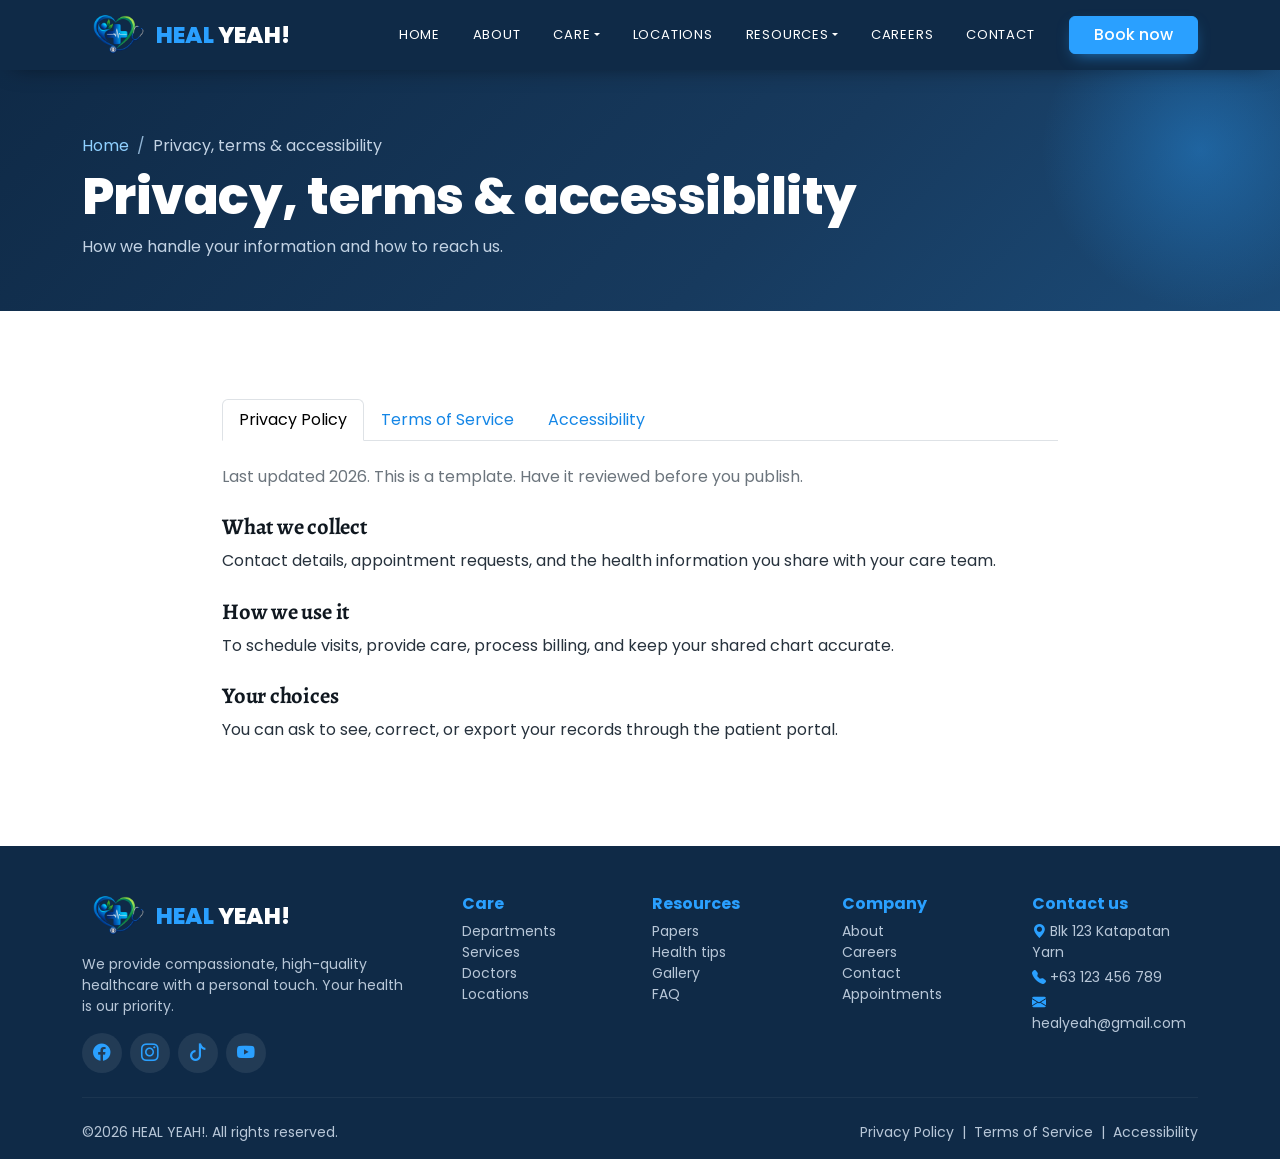
<file: privacy.html>
<!doctype html>
<html lang="en">
  <head>
    <meta charset="UTF-8" />
    <meta name="viewport" content="width=device-width, initial-scale=1" />
    <title>Privacy, terms & accessibility | Heal Yeah!</title>
    <link
      href="https://cdn.jsdelivr.net/npm/bootstrap@5.3.3/dist/css/bootstrap.min.css"
      rel="stylesheet"
    />
    <link
      href="https://cdn.jsdelivr.net/npm/bootstrap-icons@1.11.3/font/bootstrap-icons.min.css"
      rel="stylesheet"
    />
    <link rel="preconnect" href="https://fonts.googleapis.com" />
    <link rel="preconnect" href="https://fonts.gstatic.com" crossorigin />
    <link
      href="https://fonts.googleapis.com/css2?family=Alegreya:wght@400;500;700&family=Poppins:wght@400;500;600;700;800&family=Space+Mono:wght@400;700&display=swap"
      rel="stylesheet"
    />
    <link href="style.css" rel="stylesheet" />
  </head>
  <body>
    <nav
      class="navbar navbar-expand-lg sticky-top py-2"
      id="mainNav"
      data-bs-theme="dark"
    >
      <div class="container">
        <a
          class="navbar-brand d-flex align-items-center gap-2"
          href="index.html"
        >
          <img src="other pictures/logo.png" alt="Heal Yeah!" height="44" />
          <span class="brand-word">HEAL <span>YEAH!</span></span>
        </a>
        <button
          class="navbar-toggler"
          type="button"
          data-bs-toggle="collapse"
          data-bs-target="#navMenu"
          aria-controls="navMenu"
          aria-expanded="false"
          aria-label="Toggle navigation"
        >
          <span class="navbar-toggler-icon"></span>
        </button>
        <div class="collapse navbar-collapse" id="navMenu">
          <ul class="navbar-nav ms-auto align-items-lg-center gap-lg-1">
            <li class="nav-item">
              <a class="nav-link" href="index.html">Home</a>
            </li>
            <li class="nav-item">
              <a class="nav-link" href="about.html">About</a>
            </li>
            <li class="nav-item dropdown">
              <a
                class="nav-link dropdown-toggle"
                href="#"
                role="button"
                data-bs-toggle="dropdown"
                aria-expanded="false"
                >Care</a
              >
              <ul class="dropdown-menu">
                <li>
                  <a class="dropdown-item" href="departments.html"
                    >Departments</a
                  >
                </li>
                <li>
                  <a class="dropdown-item" href="services.html">Services</a>
                </li>
                <li>
                  <a class="dropdown-item" href="doctors.html">Doctors</a>
                </li>
              </ul>
            </li>
            <li class="nav-item">
              <a class="nav-link" href="locations.html">Locations</a>
            </li>
            <li class="nav-item dropdown">
              <a
                class="nav-link dropdown-toggle"
                href="#"
                role="button"
                data-bs-toggle="dropdown"
                aria-expanded="false"
                >Resources</a
              >
              <ul class="dropdown-menu">
                <li><a class="dropdown-item" href="papers.html">Papers</a></li>
                <li>
                  <a class="dropdown-item" href="health-tips.html"
                    >Health tips</a
                  >
                </li>
                <li>
                  <a class="dropdown-item" href="gallery.html">Gallery</a>
                </li>
                <li><a class="dropdown-item" href="faq.html">FAQ</a></li>
              </ul>
            </li>
            <li class="nav-item">
              <a class="nav-link" href="careers.html">Careers</a>
            </li>
            <li class="nav-item">
              <a class="nav-link" href="contact.html">Contact</a>
            </li>
            <li class="nav-item ms-lg-3 mt-2 mt-lg-0">
              <button
                class="btn btn-primary px-4"
                data-bs-toggle="modal"
                data-bs-target="#bookModal"
              >
                Book now
              </button>
            </li>
          </ul>
        </div>
      </div>
    </nav>
    <main>
      <header class="page-hero">
        <div class="container position-relative" style="z-index: 1">
          <nav aria-label="breadcrumb">
            <ol class="breadcrumb mb-2">
              <li class="breadcrumb-item"><a href="index.html">Home</a></li>
              <li class="breadcrumb-item active" aria-current="page">
                Privacy, terms & accessibility
              </li>
            </ol>
          </nav>
          <h1>Privacy, terms & accessibility</h1>
          <p class="mb-0">
            How we handle your information and how to reach us.
          </p>
        </div>
      </header>
      <section class="section">
        <div class="container legal" style="max-width: 860px">
          <ul class="nav nav-tabs mb-4" role="tablist">
            <li class="nav-item">
              <button
                class="nav-link active"
                data-bs-toggle="tab"
                data-bs-target="#privacy"
                type="button"
              >
                Privacy Policy
              </button>
            </li>
            <li class="nav-item">
              <button
                class="nav-link"
                data-bs-toggle="tab"
                data-bs-target="#terms"
                type="button"
              >
                Terms of Service
              </button>
            </li>
            <li class="nav-item">
              <button
                class="nav-link"
                data-bs-toggle="tab"
                data-bs-target="#access"
                type="button"
              >
                Accessibility
              </button>
            </li>
          </ul>
          <div class="tab-content">
            <div class="tab-pane fade show active" id="privacy">
              <p class="text-secondary">
                Last updated 2026. This is a template. Have it reviewed before
                you publish.
              </p>
              <h3>What we collect</h3>
              <p>
                Contact details, appointment requests, and the health
                information you share with your care team.
              </p>
              <h3>How we use it</h3>
              <p>
                To schedule visits, provide care, process billing, and keep your
                shared chart accurate.
              </p>
              <h3>Your choices</h3>
              <p>
                You can ask to see, correct, or export your records through the
                patient portal.
              </p>
            </div>
            <div class="tab-pane fade" id="terms">
              <h3>Using this website</h3>
              <p>
                This site gives general information and does not replace medical
                advice. In an emergency, call your local emergency number.
              </p>
              <h3>Appointments</h3>
              <p>
                Requests are confirmed by our team. Submitting a form does not
                guarantee a slot.
              </p>
            </div>
            <div class="tab-pane fade" id="access">
              <h3>Our commitment</h3>
              <p>
                We aim for this site to work with screen readers, keyboards, and
                zoom. Tell us if something blocks you and we will fix it.
              </p>
              <p>
                <a href="contact.html">Contact our team</a> or call +63 123 456
                789.
              </p>
            </div>
          </div>
        </div>
      </section>
    </main>
    <footer class="pt-5 pb-3">
      <div class="container">
        <div class="row g-4">
          <div class="col-lg-4">
            <a
              class="d-flex align-items-center gap-2 mb-3 text-decoration-none"
              href="index.html"
            >
              <img src="other pictures/logo.png" alt="Heal Yeah!" height="44" />
              <span class="brand-word">HEAL <span>YEAH!</span></span></a
            >
            <p class="small mb-3" style="max-width: 36ch">
              We provide compassionate, high-quality healthcare with a personal
              touch. Your health is our priority.
            </p>
            <div class="social d-flex gap-2">
              <a href="#" aria-label="Facebook"
                ><i class="bi bi-facebook"></i></a
              ><a href="#" aria-label="Instagram"
                ><i class="bi bi-instagram"></i></a
              ><a href="#" aria-label="TikTok"><i class="bi bi-tiktok"></i></a
              ><a href="#" aria-label="YouTube"
                ><i class="bi bi-youtube"></i
              ></a>
            </div>
          </div>
          <div class="col-6 col-lg-2">
            <h6>Care</h6>
            <ul class="list-unstyled small">
              <li><a href="departments.html">Departments</a></li>
              <li><a href="services.html">Services</a></li>
              <li><a href="doctors.html">Doctors</a></li>
              <li><a href="locations.html">Locations</a></li>
            </ul>
          </div>
          <div class="col-6 col-lg-2">
            <h6>Resources</h6>
            <ul class="list-unstyled small">
              <li><a href="papers.html">Papers</a></li>
              <li><a href="health-tips.html">Health tips</a></li>
              <li><a href="gallery.html">Gallery</a></li>
              <li><a href="faq.html">FAQ</a></li>
            </ul>
          </div>
          <div class="col-6 col-lg-2">
            <h6>Company</h6>
            <ul class="list-unstyled small">
              <li><a href="about.html">About</a></li>
              <li><a href="careers.html">Careers</a></li>
              <li><a href="contact.html">Contact</a></li>
              <li><a href="appointment.html">Appointments</a></li>
            </ul>
          </div>
          <div class="col-6 col-lg-2">
            <h6>Contact us</h6>
            <ul class="list-unstyled small">
              <li class="mb-1">
                <i class="bi bi-geo-alt-fill text-primary me-1"></i>Blk 123
                Katapatan Yarn
              </li>
              <li class="mb-1">
                <i class="bi bi-telephone-fill text-primary me-1"></i>+63 123
                456 789
              </li>
              <li>
                <i class="bi bi-envelope-fill text-primary me-1"></i
                >healyeah@gmail.com
              </li>
            </ul>
          </div>
        </div>
        <hr class="my-4" style="border-color: rgba(255, 255, 255, 0.2)" />
        <div
          class="d-flex flex-column flex-md-row justify-content-between small gap-2"
        >
          <span>©2026 HEAL YEAH!. All rights reserved.</span
          ><span
            ><a href="privacy.html">Privacy Policy</a> &nbsp;|&nbsp;
            <a href="privacy.html#terms">Terms of Service</a> &nbsp;|&nbsp;
            <a href="privacy.html#access">Accessibility</a></span
          >
        </div>
      </div>
    </footer>
    <button
      class="btn btn-primary rounded-circle to-top"
      id="toTop"
      aria-label="Back to top"
    >
      <i class="bi bi-arrow-up"></i>
    </button>
    <div
      class="modal fade"
      id="bookModal"
      tabindex="-1"
      aria-labelledby="bookTitle"
      aria-hidden="true"
    >
      <div class="modal-dialog modal-dialog-centered">
        <div class="modal-content rounded-4">
          <div class="modal-header border-0">
            <h2 class="modal-title h4" id="bookTitle">Book an appointment</h2>
            <button
              type="button"
              class="btn-close"
              data-bs-dismiss="modal"
              aria-label="Close"
            ></button>
          </div>
          <div class="modal-body pt-0">
            <p class="small text-secondary">
              Pick how you'd like to start. A triage nurse can route you in
              under two minutes.
            </p>
            <div class="d-grid gap-2">
              <a href="appointment.html" class="btn btn-primary"
                ><i class="bi bi-pencil-square me-2"></i>Fill out the request
                form</a
              ><a href="tel:+631234567890" class="btn btn-outline-primary"
                ><i class="bi bi-telephone me-2"></i>Call the triage line</a
              >
            </div>
          </div>
        </div>
      </div>
    </div>
    <div
      class="modal fade"
      id="mapModal"
      tabindex="-1"
      aria-labelledby="mapTitle"
      aria-hidden="true"
    >
      <div class="modal-dialog modal-dialog-centered">
        <div class="modal-content rounded-4">
          <div class="modal-header border-0">
            <h2 class="modal-title h5" id="mapTitle">Location</h2>
            <button
              type="button"
              class="btn-close"
              data-bs-dismiss="modal"
              aria-label="Close"
            ></button>
          </div>
          <div class="modal-body pt-0">
            <div class="ratio ratio-16x9 rounded-3 bg-light border">
              <div
                class="d-flex align-items-center justify-content-center text-secondary text-center"
              >
                <span
                  ><i class="bi bi-map fs-1 d-block"></i>Embed a Google Maps
                  iframe here</span
                >
              </div>
            </div>
          </div>
        </div>
      </div>
    </div>
    <div
      class="modal fade"
      id="picModal"
      tabindex="-1"
      aria-labelledby="picTitle"
      aria-hidden="true"
    >
      <div class="modal-dialog modal-dialog-centered modal-lg">
        <div class="modal-content rounded-4">
          <div class="modal-header border-0">
            <h2 class="modal-title h5" id="picTitle">Photo</h2>
            <button
              type="button"
              class="btn-close"
              data-bs-dismiss="modal"
              aria-label="Close"
            ></button>
          </div>
          <div class="modal-body pt-0">
            <div
              class="ratio ratio-16x9 rounded-3 g1 d-flex align-items-center justify-content-center text-white fs-1"
            >
              <i class="bi bi-image"></i>
            </div>
            <p class="small text-secondary mt-2 mb-0" id="picCap"></p>
          </div>
        </div>
      </div>
    </div>
    <div
      class="toast-container position-fixed bottom-0 start-50 translate-middle-x p-3"
    >
      <div
        id="okToast"
        class="toast text-bg-success border-0"
        role="status"
        aria-live="polite"
        aria-atomic="true"
      >
        <div class="d-flex">
          <div class="toast-body" id="toastMsg">Request sent.</div>
          <button
            type="button"
            class="btn-close btn-close-white me-2 m-auto"
            data-bs-dismiss="toast"
            aria-label="Close"
          ></button>
        </div>
      </div>
    </div>
    <script src="https://cdn.jsdelivr.net/npm/bootstrap@5.3.3/dist/js/bootstrap.bundle.min.js"></script>
    <script src="main.js"></script>
  </body>
</html>
</file>
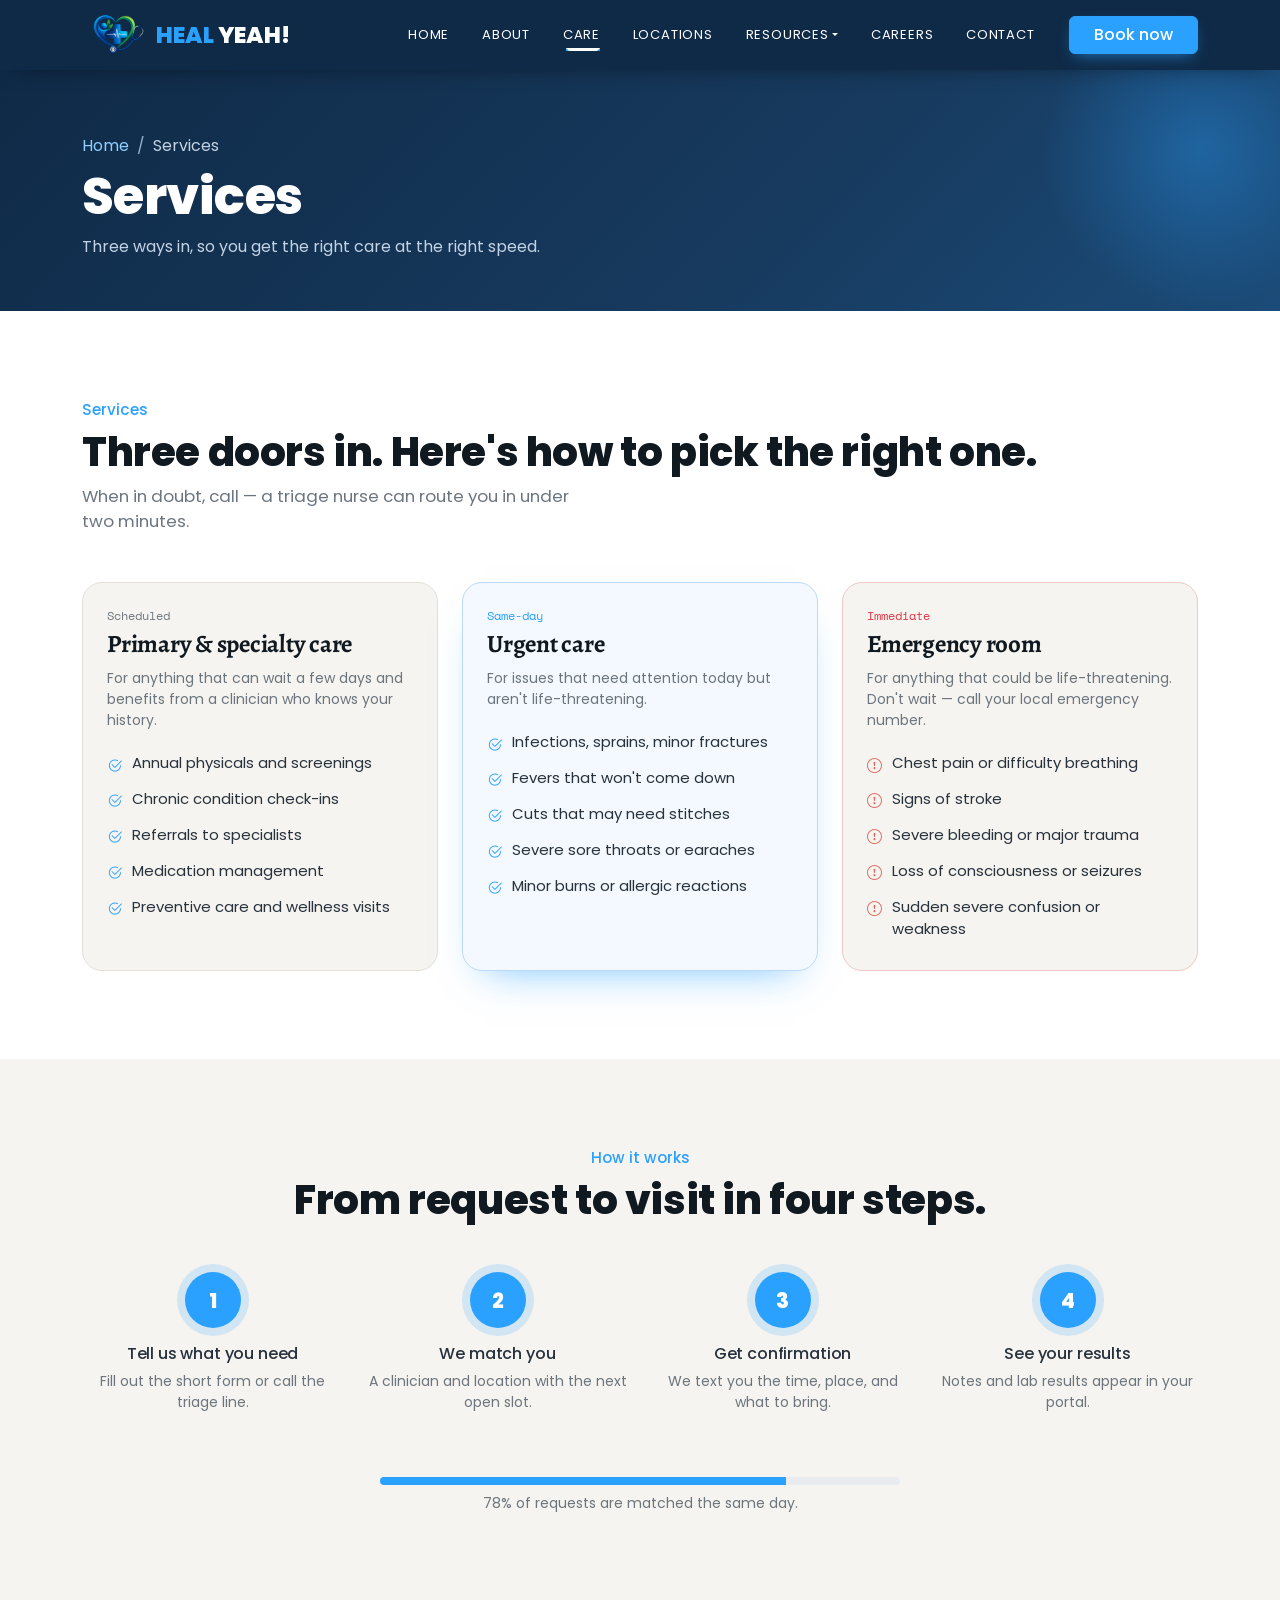
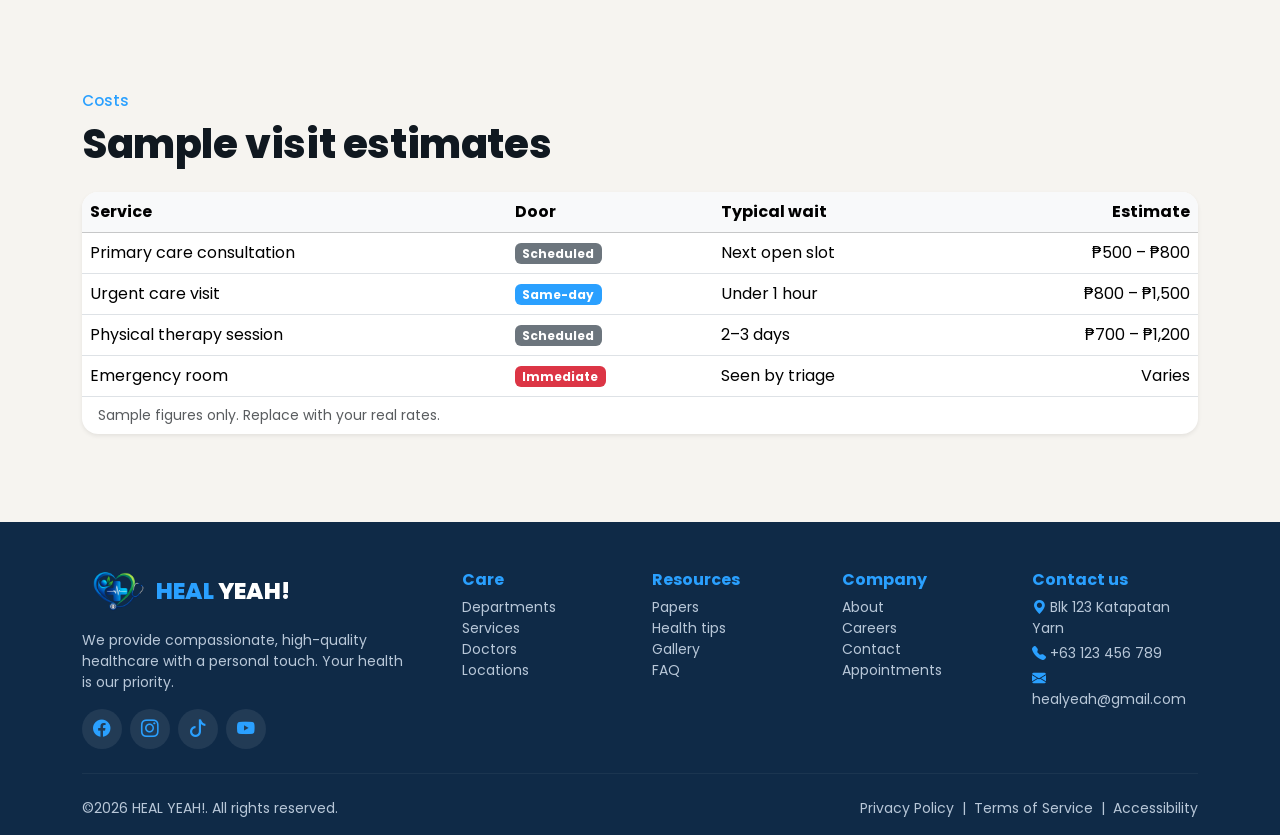
<file: services.html>
<!doctype html>
<html lang="en">
  <head>
    <meta charset="UTF-8" />
    <meta name="viewport" content="width=device-width, initial-scale=1" />
    <title>Services | Heal Yeah!</title>
    <link
      href="https://cdn.jsdelivr.net/npm/bootstrap@5.3.3/dist/css/bootstrap.min.css"
      rel="stylesheet"
    />
    <link
      href="https://cdn.jsdelivr.net/npm/bootstrap-icons@1.11.3/font/bootstrap-icons.min.css"
      rel="stylesheet"
    />
    <link rel="preconnect" href="https://fonts.googleapis.com" />
    <link rel="preconnect" href="https://fonts.gstatic.com" crossorigin />
    <link
      href="https://fonts.googleapis.com/css2?family=Alegreya:wght@400;500;700&family=Poppins:wght@400;500;600;700;800&family=Space+Mono:wght@400;700&display=swap"
      rel="stylesheet"
    />
    <link href="style.css" rel="stylesheet" />
  </head>
  <body>
    <nav
      class="navbar navbar-expand-lg sticky-top py-2"
      id="mainNav"
      data-bs-theme="dark"
    >
      <div class="container">
        <a
          class="navbar-brand d-flex align-items-center gap-2"
          href="index.html"
        >
          <img src="other pictures/logo.png" alt="Heal Yeah!" height="44" />
          <span class="brand-word">HEAL <span>YEAH!</span></span>
        </a>
        <button
          class="navbar-toggler"
          type="button"
          data-bs-toggle="collapse"
          data-bs-target="#navMenu"
          aria-controls="navMenu"
          aria-expanded="false"
          aria-label="Toggle navigation"
        >
          <span class="navbar-toggler-icon"></span>
        </button>
        <div class="collapse navbar-collapse" id="navMenu">
          <ul class="navbar-nav ms-auto align-items-lg-center gap-lg-1">
            <li class="nav-item">
              <a class="nav-link" href="index.html">Home</a>
            </li>
            <li class="nav-item">
              <a class="nav-link" href="about.html">About</a>
            </li>
            <li class="nav-item dropdown">
              <a
                class="nav-link dropdown-toggle active"
                href="#"
                role="button"
                data-bs-toggle="dropdown"
                aria-expanded="false"
                >Care</a
              >
              <ul class="dropdown-menu">
                <li>
                  <a class="dropdown-item" href="departments.html"
                    >Departments</a
                  >
                </li>
                <li>
                  <a class="dropdown-item active" href="services.html"
                    >Services</a
                  >
                </li>
                <li>
                  <a class="dropdown-item" href="doctors.html">Doctors</a>
                </li>
              </ul>
            </li>
            <li class="nav-item">
              <a class="nav-link" href="locations.html">Locations</a>
            </li>
            <li class="nav-item dropdown">
              <a
                class="nav-link dropdown-toggle"
                href="#"
                role="button"
                data-bs-toggle="dropdown"
                aria-expanded="false"
                >Resources</a
              >
              <ul class="dropdown-menu">
                <li><a class="dropdown-item" href="papers.html">Papers</a></li>
                <li>
                  <a class="dropdown-item" href="health-tips.html"
                    >Health tips</a
                  >
                </li>
                <li>
                  <a class="dropdown-item" href="gallery.html">Gallery</a>
                </li>
                <li><a class="dropdown-item" href="faq.html">FAQ</a></li>
              </ul>
            </li>
            <li class="nav-item">
              <a class="nav-link" href="careers.html">Careers</a>
            </li>
            <li class="nav-item">
              <a class="nav-link" href="contact.html">Contact</a>
            </li>
            <li class="nav-item ms-lg-3 mt-2 mt-lg-0">
              <button
                class="btn btn-primary px-4"
                data-bs-toggle="modal"
                data-bs-target="#bookModal"
              >
                Book now
              </button>
            </li>
          </ul>
        </div>
      </div>
    </nav>
    <main>
      <header class="page-hero">
        <div class="container position-relative" style="z-index: 1">
          <nav aria-label="breadcrumb">
            <ol class="breadcrumb mb-2">
              <li class="breadcrumb-item"><a href="index.html">Home</a></li>
              <li class="breadcrumb-item active" aria-current="page">
                Services
              </li>
            </ol>
          </nav>
          <h1>Services</h1>
          <p class="mb-0">
            Three ways in, so you get the right care at the right speed.
          </p>
        </div>
      </header>
      <section id="services" class="section">
        <div class="container">
          <p class="kicker">Services</p>
          <h2 class="section-title">
            Three doors in. Here's how to pick the right one.
          </h2>
          <p class="lede mb-5">
            When in doubt, call — a triage nurse can route you in under two
            minutes.
          </p>
          <div class="row g-4">
            <div class="col-lg-4">
              <div class="card svc-card p-4">
                <span class="svc-tag text-secondary">Scheduled</span>
                <h3 class="mt-1 mb-2">Primary &amp; specialty care</h3>
                <p class="small text-secondary">
                  For anything that can wait a few days and benefits from a
                  clinician who knows your history.
                </p>
                <ul class="list-unstyled mb-0">
                  <li>
                    <i class="bi bi-check2-circle"></i>Annual physicals and
                    screenings
                  </li>
                  <li>
                    <i class="bi bi-check2-circle"></i>Chronic condition
                    check-ins
                  </li>
                  <li>
                    <i class="bi bi-check2-circle"></i>Referrals to specialists
                  </li>
                  <li>
                    <i class="bi bi-check2-circle"></i>Medication management
                  </li>
                  <li>
                    <i class="bi bi-check2-circle"></i>Preventive care and
                    wellness visits
                  </li>
                </ul>
              </div>
            </div>
            <div class="col-lg-4">
              <div class="card svc-card same-day p-4">
                <span class="svc-tag text-primary">Same-day</span>
                <h3 class="mt-1 mb-2">Urgent care</h3>
                <p class="small text-secondary">
                  For issues that need attention today but aren't
                  life-threatening.
                </p>
                <ul class="list-unstyled mb-0">
                  <li>
                    <i class="bi bi-check2-circle"></i>Infections, sprains,
                    minor fractures
                  </li>
                  <li>
                    <i class="bi bi-check2-circle"></i>Fevers that won't come
                    down
                  </li>
                  <li>
                    <i class="bi bi-check2-circle"></i>Cuts that may need
                    stitches
                  </li>
                  <li>
                    <i class="bi bi-check2-circle"></i>Severe sore throats or
                    earaches
                  </li>
                  <li>
                    <i class="bi bi-check2-circle"></i>Minor burns or allergic
                    reactions
                  </li>
                </ul>
              </div>
            </div>
            <div class="col-lg-4">
              <div class="card svc-card immediate p-4">
                <span class="svc-tag text-danger">Immediate</span>
                <h3 class="mt-1 mb-2">Emergency room</h3>
                <p class="small text-secondary">
                  For anything that could be life-threatening. Don't wait — call
                  your local emergency number.
                </p>
                <ul class="list-unstyled mb-0">
                  <li>
                    <i class="bi bi-exclamation-circle"></i>Chest pain or
                    difficulty breathing
                  </li>
                  <li>
                    <i class="bi bi-exclamation-circle"></i>Signs of stroke
                  </li>
                  <li>
                    <i class="bi bi-exclamation-circle"></i>Severe bleeding or
                    major trauma
                  </li>
                  <li>
                    <i class="bi bi-exclamation-circle"></i>Loss of
                    consciousness or seizures
                  </li>
                  <li>
                    <i class="bi bi-exclamation-circle"></i>Sudden severe
                    confusion or weakness
                  </li>
                </ul>
              </div>
            </div>
          </div>
        </div>
      </section>

      <section id="process" class="section bg-cream">
        <div class="container text-center">
          <p class="kicker">How it works</p>
          <h2 class="section-title mb-5">
            From request to visit in four steps.
          </h2>
          <div class="row g-4">
            <div class="col-sm-6 col-lg-3">
              <div class="step-n">1</div>
              <h5 class="h6">Tell us what you need</h5>
              <p class="small text-secondary">
                Fill out the short form or call the triage line.
              </p>
            </div>
            <div class="col-sm-6 col-lg-3">
              <div class="step-n">2</div>
              <h5 class="h6">We match you</h5>
              <p class="small text-secondary">
                A clinician and location with the next open slot.
              </p>
            </div>
            <div class="col-sm-6 col-lg-3">
              <div class="step-n">3</div>
              <h5 class="h6">Get confirmation</h5>
              <p class="small text-secondary">
                We text you the time, place, and what to bring.
              </p>
            </div>
            <div class="col-sm-6 col-lg-3">
              <div class="step-n">4</div>
              <h5 class="h6">See your results</h5>
              <p class="small text-secondary">
                Notes and lab results appear in your portal.
              </p>
            </div>
          </div>
          <div
            class="progress mt-5 mx-auto"
            style="max-width: 520px; height: 8px"
            role="progressbar"
            aria-label="Average time to appointment"
          >
            <div class="progress-bar bg-primary" style="width: 78%"></div>
          </div>
          <p class="small text-secondary mt-2 mb-0">
            78% of requests are matched the same day.
          </p>
        </div>
      </section>

      <section class="section bg-cream">
        <div class="container">
          <p class="kicker">Costs</p>
          <h2 class="section-title mb-4">Sample visit estimates</h2>
          <div class="table-responsive rounded-4 shadow-sm bg-white">
            <table class="table table-hover align-middle mb-0">
              <caption class="px-3 small">
                Sample figures only. Replace with your real rates.
              </caption>
              <thead class="table-light">
                <tr>
                  <th>Service</th>
                  <th>Door</th>
                  <th>Typical wait</th>
                  <th class="text-end">Estimate</th>
                </tr>
              </thead>
              <tbody>
                <tr>
                  <td>Primary care consultation</td>
                  <td>
                    <span class="badge text-bg-secondary">Scheduled</span>
                  </td>
                  <td>Next open slot</td>
                  <td class="text-end">₱500 – ₱800</td>
                </tr>
                <tr>
                  <td>Urgent care visit</td>
                  <td><span class="badge text-bg-primary">Same-day</span></td>
                  <td>Under 1 hour</td>
                  <td class="text-end">₱800 – ₱1,500</td>
                </tr>
                <tr>
                  <td>Physical therapy session</td>
                  <td>
                    <span class="badge text-bg-secondary">Scheduled</span>
                  </td>
                  <td>2–3 days</td>
                  <td class="text-end">₱700 – ₱1,200</td>
                </tr>
                <tr>
                  <td>Emergency room</td>
                  <td><span class="badge text-bg-danger">Immediate</span></td>
                  <td>Seen by triage</td>
                  <td class="text-end">Varies</td>
                </tr>
              </tbody>
            </table>
          </div>
        </div>
      </section>
    </main>
    <footer class="pt-5 pb-3">
      <div class="container">
        <div class="row g-4">
          <div class="col-lg-4">
            <a
              class="d-flex align-items-center gap-2 mb-3 text-decoration-none"
              href="index.html"
            >
              <img src="other pictures/logo.png" alt="Heal Yeah!" height="44" />
              <span class="brand-word">HEAL <span>YEAH!</span></span></a
            >
            <p class="small mb-3" style="max-width: 36ch">
              We provide compassionate, high-quality healthcare with a personal
              touch. Your health is our priority.
            </p>
            <div class="social d-flex gap-2">
              <a href="#" aria-label="Facebook"
                ><i class="bi bi-facebook"></i></a
              ><a href="#" aria-label="Instagram"
                ><i class="bi bi-instagram"></i></a
              ><a href="#" aria-label="TikTok"><i class="bi bi-tiktok"></i></a
              ><a href="#" aria-label="YouTube"
                ><i class="bi bi-youtube"></i
              ></a>
            </div>
          </div>
          <div class="col-6 col-lg-2">
            <h6>Care</h6>
            <ul class="list-unstyled small">
              <li><a href="departments.html">Departments</a></li>
              <li><a href="services.html">Services</a></li>
              <li><a href="doctors.html">Doctors</a></li>
              <li><a href="locations.html">Locations</a></li>
            </ul>
          </div>
          <div class="col-6 col-lg-2">
            <h6>Resources</h6>
            <ul class="list-unstyled small">
              <li><a href="papers.html">Papers</a></li>
              <li><a href="health-tips.html">Health tips</a></li>
              <li><a href="gallery.html">Gallery</a></li>
              <li><a href="faq.html">FAQ</a></li>
            </ul>
          </div>
          <div class="col-6 col-lg-2">
            <h6>Company</h6>
            <ul class="list-unstyled small">
              <li><a href="about.html">About</a></li>
              <li><a href="careers.html">Careers</a></li>
              <li><a href="contact.html">Contact</a></li>
              <li><a href="appointment.html">Appointments</a></li>
            </ul>
          </div>
          <div class="col-6 col-lg-2">
            <h6>Contact us</h6>
            <ul class="list-unstyled small">
              <li class="mb-1">
                <i class="bi bi-geo-alt-fill text-primary me-1"></i>Blk 123
                Katapatan Yarn
              </li>
              <li class="mb-1">
                <i class="bi bi-telephone-fill text-primary me-1"></i>+63 123
                456 789
              </li>
              <li>
                <i class="bi bi-envelope-fill text-primary me-1"></i
                >healyeah@gmail.com
              </li>
            </ul>
          </div>
        </div>
        <hr class="my-4" style="border-color: rgba(255, 255, 255, 0.2)" />
        <div
          class="d-flex flex-column flex-md-row justify-content-between small gap-2"
        >
          <span>©2026 HEAL YEAH!. All rights reserved.</span
          ><span
            ><a href="privacy.html">Privacy Policy</a> &nbsp;|&nbsp;
            <a href="privacy.html#terms">Terms of Service</a> &nbsp;|&nbsp;
            <a href="privacy.html#access">Accessibility</a></span
          >
        </div>
      </div>
    </footer>
    <button
      class="btn btn-primary rounded-circle to-top"
      id="toTop"
      aria-label="Back to top"
    >
      <i class="bi bi-arrow-up"></i>
    </button>
    <div
      class="modal fade"
      id="bookModal"
      tabindex="-1"
      aria-labelledby="bookTitle"
      aria-hidden="true"
    >
      <div class="modal-dialog modal-dialog-centered">
        <div class="modal-content rounded-4">
          <div class="modal-header border-0">
            <h2 class="modal-title h4" id="bookTitle">Book an appointment</h2>
            <button
              type="button"
              class="btn-close"
              data-bs-dismiss="modal"
              aria-label="Close"
            ></button>
          </div>
          <div class="modal-body pt-0">
            <p class="small text-secondary">
              Pick how you'd like to start. A triage nurse can route you in
              under two minutes.
            </p>
            <div class="d-grid gap-2">
              <a href="appointment.html" class="btn btn-primary"
                ><i class="bi bi-pencil-square me-2"></i>Fill out the request
                form</a
              ><a href="tel:+631234567890" class="btn btn-outline-primary"
                ><i class="bi bi-telephone me-2"></i>Call the triage line</a
              >
            </div>
          </div>
        </div>
      </div>
    </div>
    <div
      class="modal fade"
      id="mapModal"
      tabindex="-1"
      aria-labelledby="mapTitle"
      aria-hidden="true"
    >
      <div class="modal-dialog modal-dialog-centered">
        <div class="modal-content rounded-4">
          <div class="modal-header border-0">
            <h2 class="modal-title h5" id="mapTitle">Location</h2>
            <button
              type="button"
              class="btn-close"
              data-bs-dismiss="modal"
              aria-label="Close"
            ></button>
          </div>
          <div class="modal-body pt-0">
            <div class="ratio ratio-16x9 rounded-3 bg-light border">
              <div
                class="d-flex align-items-center justify-content-center text-secondary text-center"
              >
                <span
                  ><i class="bi bi-map fs-1 d-block"></i>Embed a Google Maps
                  iframe here</span
                >
              </div>
            </div>
          </div>
        </div>
      </div>
    </div>
    <div
      class="modal fade"
      id="picModal"
      tabindex="-1"
      aria-labelledby="picTitle"
      aria-hidden="true"
    >
      <div class="modal-dialog modal-dialog-centered modal-lg">
        <div class="modal-content rounded-4">
          <div class="modal-header border-0">
            <h2 class="modal-title h5" id="picTitle">Photo</h2>
            <button
              type="button"
              class="btn-close"
              data-bs-dismiss="modal"
              aria-label="Close"
            ></button>
          </div>
          <div class="modal-body pt-0">
            <div
              class="ratio ratio-16x9 rounded-3 g1 d-flex align-items-center justify-content-center text-white fs-1"
            >
              <i class="bi bi-image"></i>
            </div>
            <p class="small text-secondary mt-2 mb-0" id="picCap"></p>
          </div>
        </div>
      </div>
    </div>
    <div
      class="toast-container position-fixed bottom-0 start-50 translate-middle-x p-3"
    >
      <div
        id="okToast"
        class="toast text-bg-success border-0"
        role="status"
        aria-live="polite"
        aria-atomic="true"
      >
        <div class="d-flex">
          <div class="toast-body" id="toastMsg">Request sent.</div>
          <button
            type="button"
            class="btn-close btn-close-white me-2 m-auto"
            data-bs-dismiss="toast"
            aria-label="Close"
          ></button>
        </div>
      </div>
    </div>
    <script src="https://cdn.jsdelivr.net/npm/bootstrap@5.3.3/dist/js/bootstrap.bundle.min.js"></script>
    <script src="main.js"></script>
  </body>
</html>
</file>
<file: style.css>
:root {
  --hy-navy: #0f2a47;
  --hy-navy-2: #173a5e;
  --hy-blue: #2aa0ff;
  --hy-sky: #c9def2;
  --hy-cream: #f6f4f0;
  --hy-coral: #e0675f;
  --hy-green: #4caf50;
  --hy-ink: #101820;
  --bs-primary: #2aa0ff;
  --bs-primary-rgb: 42, 160, 255;
  --bs-link-color: #1486e6;
  --bs-body-font-family: "Poppins", system-ui, sans-serif;
  --bs-body-color: #27323d;
}
html {
  scroll-behavior: smooth;
  scroll-padding-top: 84px;
}
body {
  background: #fff;
}
h1,
h2,
h3,
h4,
h5 {
  font-family: "Poppins", sans-serif;
  font-weight: 700;
  color: var(--hy-ink);
  letter-spacing: -0.01em;
}
.serif {
  font-family: "Alegreya", Georgia, serif;
}
.mono {
  font-family: "Space Mono", monospace;
}
.btn-primary {
  --bs-btn-bg: var(--hy-blue);
  --bs-btn-border-color: var(--hy-blue);
  --bs-btn-hover-bg: #168be8;
  --bs-btn-hover-border-color: #168be8;
  --bs-btn-color: #fff;
  --bs-btn-hover-color: #fff;
  --bs-btn-active-bg: #0f78cf;
  --bs-btn-active-border-color: #0f78cf;
  font-weight: 500;
  box-shadow: 0 6px 16px -6px rgba(42, 160, 255, 0.7);
}
.btn-coral {
  --bs-btn-bg: var(--hy-coral);
  --bs-btn-border-color: var(--hy-coral);
  --bs-btn-color: #fff;
  --bs-btn-hover-bg: #cc544c;
  --bs-btn-hover-border-color: #cc544c;
  --bs-btn-hover-color: #fff;
  font-family: "Space Mono", monospace;
  font-weight: 700;
}
.btn-soft {
  background: var(--hy-sky);
  border: 1px solid #9cc3e6;
  color: var(--hy-ink);
  font-family: "Space Mono", monospace;
  font-weight: 700;
  font-size: 0.85rem;
}
.btn-soft:hover {
  background: #b6d3ee;
  color: var(--hy-ink);
}
.section {
  padding: 5.5rem 0;
}
.bg-cream {
  background: var(--hy-cream);
}
.kicker {
  color: var(--hy-blue);
  font-weight: 500;
  font-size: 0.95rem;
  margin-bottom: 0.4rem;
}
.lede {
  color: #6b7580;
  max-width: 46ch;
  font-size: 1.05rem;
}
.section-title {
  font-size: clamp(1.7rem, 3.2vw, 2.5rem);
  font-weight: 800;
}

/* Navbar */
.navbar {
  background: var(--hy-navy);
  box-shadow: 0 8px 24px -14px rgba(0, 0, 0, 0.6);
}
.navbar .nav-link {
  color: #fff;
  font-size: 0.82rem;
  letter-spacing: 0.06em;
  padding: 0.5rem 0.9rem !important;
  text-transform: uppercase;
  position: relative;
}
.navbar .nav-link.active::after {
  content: "";
  position: absolute;
  left: 0.9rem;
  right: 0.9rem;
  bottom: 2px;
  height: 2px;
  background: var(--hy-blue);
}
.brand-mark {
  width: 44px;
  height: 44px;
  border-radius: 14px;
  background: linear-gradient(135deg, #2aa0ff, #4caf50);
  display: grid;
  place-items: center;
  color: #fff;
  font-size: 1.5rem;
}
.brand-word {
  font-weight: 800;
  font-size: 1.45rem;
  color: var(--hy-blue);
}
.brand-word span {
  color: #fff;
}

/* Hero */
.hero {
  background: radial-gradient(
    1200px 500px at 85% 40%,
    #4a525b 0,
    #2b3036 55%,
    #1d2024 100%
  );
  color: #fff;
  overflow: hidden;
  position: relative;
}
.hero h1 {
  color: #fff;
  font-size: clamp(2.4rem, 5.4vw, 4.2rem);
  font-weight: 800;
  line-height: 1.18;
}
.hero h1 em {
  font-style: normal;
  color: var(--hy-blue);
}
.hero .portrait {
  aspect-ratio: 4/5;
  max-width: 420px;
  margin-inline: auto;
  border-radius: 28px 28px 0 0;
  display: grid;
  place-items: center;
  color: rgba(255, 255, 255, 0.7);
  text-align: center;
  padding: 1rem;
}
.hero .portrait img {
  width: 100%;
  height: 100%;
  object-fit: cover;
  border-radius: 28px 28px 0 0;
}
.hero-note {
  color: #bcd7ee;
  border-bottom: 1px solid #8fb3d3;
  text-decoration: none;
}
.hero-note:hover {
  color: #fff;
  border-color: #fff;
}

/* Stats */
.stats {
  background: var(--hy-navy);
  color: #fff;
}
.stats .num {
  font-size: 2.3rem;
  font-weight: 800;
  color: var(--hy-blue);
}
.stats .lbl {
  color: #b8c7d8;
  font-size: 0.9rem;
}

/* Cards */
.dept-card {
  background: #fff;
  border: 1px solid #e3e0da;
  border-radius: 18px;
  height: 100%;
  transition:
    transform 0.2s,
    box-shadow 0.2s;
}
.dept-card:hover {
  transform: translateY(-4px);
  box-shadow: 0 18px 30px -18px rgba(15, 42, 71, 0.45);
}
.dept-icon {
  width: 54px;
  height: 54px;
  border-radius: 16px;
  display: grid;
  place-items: center;
  font-size: 1.5rem;
  background: #e7f3ff;
  color: #1486e6;
}
.dept-card h3,
.svc-card h3,
.doc-card h3,
.paper-card h3 {
  font-family: "Alegreya", serif;
  font-weight: 700;
  font-size: 1.55rem;
}
.svc-card {
  border-radius: 20px;
  border: 1px solid #e3e0da;
  background: var(--hy-cream);
  height: 100%;
}
.svc-card.same-day {
  background: #f4f9ff;
  border-color: #bcd9f5;
  box-shadow: 0 20px 40px -24px rgba(42, 160, 255, 0.7);
}
.svc-card.immediate {
  border-color: #f0c7c3;
}
.svc-tag {
  font-family: "Space Mono", monospace;
  font-size: 0.78rem;
}
.svc-card li {
  padding: 0.35rem 0;
  display: flex;
  gap: 0.6rem;
  align-items: flex-start;
  font-size: 0.93rem;
}
.svc-card li i {
  color: var(--hy-blue);
  margin-top: 0.15rem;
}
.svc-card.immediate li i {
  color: var(--hy-coral);
}

/* Why us */
.why-ico {
  width: 46px;
  height: 46px;
  border-radius: 50%;
  background: var(--hy-navy);
  color: var(--hy-blue);
  display: grid;
  place-items: center;
  font-size: 1.25rem;
  flex: none;
}

/* Doctors */
.doc-card {
  border: 0;
  border-radius: 20px;
  overflow: hidden;
  background: #fff;
  box-shadow: 0 12px 30px -18px rgba(15, 42, 71, 0.45);
  height: 100%;
}
.doc-photo {
  aspect-ratio: 1/1;
  display: grid;
  place-items: center;
  font-size: 3.2rem;
  color: #fff;
  width: 100%;
  height: 260px;
  overflow: hidden;
  background: #f0f4f8;
}

.doc-photo img {
  display: block;
  width: 100%;
  height: 100%;
  object-fit: cover;
  object-position: center 25%;
}

.doc-photo.a {
  background: linear-gradient(135deg, #173a5e, #2aa0ff);
}
.doc-photo.b {
  background: linear-gradient(135deg, #2c6e49, #7bd389);
}
.doc-photo.c {
  background: linear-gradient(135deg, #7a3b69, #e0675f);
}
.doc-photo.d {
  background: linear-gradient(135deg, #334155, #94a3b8);
}

/* Steps */
.step-n {
  width: 56px;
  height: 56px;
  border-radius: 50%;
  background: var(--hy-blue);
  color: #fff;
  display: grid;
  place-items: center;
  font-weight: 800;
  font-size: 1.3rem;
  margin: 0 auto 1rem;
  box-shadow: 0 0 0 8px rgba(42, 160, 255, 0.18);
}

/* Locations */
.loc-row {
  border-top: 1px solid #cfccc5;
  padding: 1.15rem 0;
}
.loc-row:last-child {
  border-bottom: 1px solid #cfccc5;
}
.loc-name {
  font-family: "Alegreya", serif;
  font-size: 1.45rem;
  font-weight: 700;
}
.loc-meta {
  font-family: "Space Mono", monospace;
  color: #6b7580;
  font-size: 0.88rem;
}

/* Papers */
.paper-card {
  border: 0;
  border-radius: 16px;
  background: var(--hy-cream);
  box-shadow: 0 10px 22px -16px rgba(0, 0, 0, 0.5);
  height: 100%;
}

/* Testimonials */
.quote-wrap {
  max-width: 820px;
  margin-inline: auto;
}
.quote-text {
  font-family: "Alegreya", serif;
  font-size: clamp(1.4rem, 3vw, 2rem);
  line-height: 1.35;
  color: var(--hy-ink);
}
.avatar {
  width: 150px;
  height: 150px;
  border-radius: 50%;
  border: 4px solid var(--hy-navy);
  overflow: hidden;
  background: radial-gradient(circle at 50% 35%, #4fb3ff, #0d4f8f 70%);
  box-shadow: 0 14px 30px -14px rgba(15, 42, 71, 0.8);
}

.avatar img {
  display: block;
  width: 100%;
  height: 100%;
  object-fit: cover;
  object-position: center top; /* keeps the face in view */
}

arousel-indicators [data-bs-target] {
  background-color: var(--hy-navy);
}
.carousel-control-prev-icon,
.carousel-control-next-icon {
  filter: invert(1);
}

/* FAQ */
.accordion {
  --bs-accordion-btn-focus-box-shadow: 0 0 0 0.25rem rgba(42, 160, 255, 0.25);
  --bs-accordion-active-bg: #e7f3ff;
  --bs-accordion-active-color: var(--hy-navy);
}
.accordion-button {
  font-weight: 600;
}

/* Appointment */
.book-panel {
  background: var(--hy-navy);
  border-radius: 24px;
  color: #fff;
  overflow: hidden;
}
.book-panel h2 {
  color: #fff;
  font-family: "Alegreya", serif;
  font-weight: 500;
}
.book-panel .form-control,
.book-panel .form-select {
  background: #3b516a;
  border-color: #58708a;
  color: #fff;
  font-family: "Space Mono", monospace;
}
.book-panel .form-control::placeholder {
  color: #c3d0de;
}
.book-panel .form-control:focus,
.book-panel .form-select:focus {
  border-color: var(--hy-blue);
  box-shadow: 0 0 0 0.25rem rgba(42, 160, 255, 0.3);
}
.book-panel .form-select option {
  color: #000;
}

/* Footer */
footer {
  background: var(--hy-navy);
  color: #b8c7d8;
}
footer h6 {
  color: var(--hy-blue);
  font-weight: 700;
}
footer a {
  color: #b8c7d8;
  text-decoration: none;
}
footer a:hover {
  color: #fff;
}
.social a {
  width: 40px;
  height: 40px;
  border-radius: 50%;
  background: rgba(255, 255, 255, 0.08);
  display: inline-grid;
  place-items: center;
  color: var(--hy-blue);
  font-size: 1.1rem;
  transition: background 0.2s;
}
.social a:hover {
  background: var(--hy-blue);
  color: #fff;
}

.to-top {
  position: fixed;
  right: 18px;
  bottom: 18px;
  z-index: 1030;
  display: none;
}
@media (prefers-reduced-motion: reduce) {
  html {
    scroll-behavior: auto;
  }
  * {
    transition: none !important;
  }
}

/* ---- extra styles for the multi-page site ---- */
.page-hero {
  background: linear-gradient(135deg, #0f2a47 0%, #173a5e 60%, #1b4b78 100%);
  color: #fff;
  padding: 4rem 0 3.2rem;
  position: relative;
  overflow: hidden;
}
.page-hero::after {
  content: "";
  position: absolute;
  right: -80px;
  top: -80px;
  width: 320px;
  height: 320px;
  border-radius: 50%;
  background: radial-gradient(
    circle,
    rgba(42, 160, 255, 0.35),
    transparent 70%
  );
}
.page-hero h1 {
  color: #fff;
  font-weight: 800;
  font-size: clamp(2rem, 4.5vw, 3.2rem);
}
.page-hero p {
  color: #c3d3e4;
  max-width: 56ch;
}
.breadcrumb {
  --bs-breadcrumb-divider-color: #8fb3d3;
  --bs-breadcrumb-item-active-color: #c3d3e4;
}
.breadcrumb a {
  color: #8fd0ff;
  text-decoration: none;
}
.timeline {
  border-left: 3px solid var(--hy-blue);
  margin-left: 0.6rem;
  padding-left: 1.6rem;
}
.timeline .t-item {
  position: relative;
  padding-bottom: 1.8rem;
}
.timeline .t-item::before {
  content: "";
  position: absolute;
  left: calc(-1.6rem - 9px);
  top: 0.3rem;
  width: 15px;
  height: 15px;
  border-radius: 50%;
  background: #fff;
  border: 3px solid var(--hy-blue);
}
.tile {
  border-radius: 18px;
  aspect-ratio: 4/3;
  display: grid;
  place-items: center;
  color: #fff;
  font-size: 2.6rem;
  cursor: pointer;
  border: 0;
  width: 100%;
  transition: transform 0.2s;
  position: relative;
  overflow: hidden;
  padding: 0;
  background: #f0f4f8;
}

.tile:hover {
  transform: scale(1.02);
}

.tile img {
  display: block;
  width: 100%;
  height: 100%;
  object-fit: cover;
  transition: transform 0.3s;
}

.tile span {
  position: absolute;
  left: 0;
  right: 0;
  bottom: 0;
  margin: 0;
  padding: 1.2rem 0.75rem 0.6rem;
  background: linear-gradient(transparent, rgba(15, 42, 71, 0.85));
  color: #fff;
  font-size: 0.9rem;
  font-weight: 600;
  text-align: left;
}
.tip-card {
  border: 0;
  border-radius: 18px;
  overflow: hidden;
  box-shadow: 0 12px 28px -18px rgba(15, 42, 71, 0.5);
  height: 100%;
}

.tip-img {
  height: 240px;
  flex-shrink: 0;
  display: block;
  padding: 0;
  overflow: hidden;
}

.tip-img img {
  display: block;
  width: 100%;
  height: 100%;
  object-fit: cover;
  object-position: center 30%;
}

.g1 {
  background: linear-gradient(135deg, #173a5e, #2aa0ff);
}
.g2 {
  background: linear-gradient(135deg, #2c6e49, #7bd389);
}
.g3 {
  background: linear-gradient(135deg, #7a3b69, #e0675f);
}
.g4 {
  background: linear-gradient(135deg, #334155, #94a3b8);
}
.g5 {
  background: linear-gradient(135deg, #b45309, #fbbf24);
}
.g6 {
  background: linear-gradient(135deg, #0e7490, #67e8f9);
}
.contact-ico {
  width: 56px;
  height: 56px;
  border-radius: 16px;
  background: #e7f3ff;
  color: #1486e6;
  display: grid;
  place-items: center;
  font-size: 1.5rem;
}
.legal h3 {
  font-family: "Alegreya", serif;
  font-size: 1.4rem;
  margin-top: 1.6rem;
}
.nav-pills .nav-link {
  color: var(--hy-navy);
  border: 1px solid #cfdbe8;
  margin: 0 0.35rem 0.5rem 0;
  border-radius: 50rem;
  font-size: 0.9rem;
}
.nav-pills .nav-link.active {
  background: var(--hy-navy);
  border-color: var(--hy-navy);
}
.cta-band {
  background: linear-gradient(120deg, #2aa0ff, #0f78cf);
  color: #fff;
  border-radius: 24px;
}
.cta-band h2 {
  color: #fff;
}
.navbar .dropdown-menu {
  border: 0;
  box-shadow: 0 18px 30px -14px rgba(0, 0, 0, 0.6);
  border-radius: 14px;
}

.doc-card {
  height: 100%;
  display: flex;
  flex-direction: column;
}

.doc-card > .p-3 {
  flex: 1;
  display: flex;
  flex-direction: column;
}

.doc-card h3 {
  min-height: 2.5em;
  display: flex;
  align-items: flex-end;
}

.doc-card .btn {
  min-height: 3.4rem;
  display: flex;
  align-items: center;
  justify-content: center;
  text-align: center;
}

.doc-card .badge {
  align-self: flex-start;
}

.doc-card > .p-3 > .mt-3 {
  margin-top: auto !important;
  padding-top: 1rem;
}

.tip-card {
  height: 100%;
  display: flex;
  flex-direction: column;
}

.tip-card > .p-4 {
  flex: 1;
  display: flex;
  flex-direction: column;
}

.tip-card .badge {
  align-self: flex-start;
}

.tip-card > .p-4 > .d-flex {
  margin-top: auto;
  padding-top: 0.5rem;
}

.tip-card {
  transition:
    transform 0.2s,
    box-shadow 0.2s;
}
.tip-card:hover {
  transform: translateY(-4px);
  box-shadow: 0 18px 30px -18px rgba(15, 42, 71, 0.45);
}

.doc-card {
  transition:
    transform 0.2s,
    box-shadow 0.2s;
}
.doc-card:hover {
  transform: translateY(-4px);
  box-shadow: 0 18px 30px -18px rgba(15, 42, 71, 0.45);
}
.doc-photo img {
  transition: transform 0.3s;
}
.doc-card:hover .doc-photo img {
  transform: scale(1.05);
}
</file>
